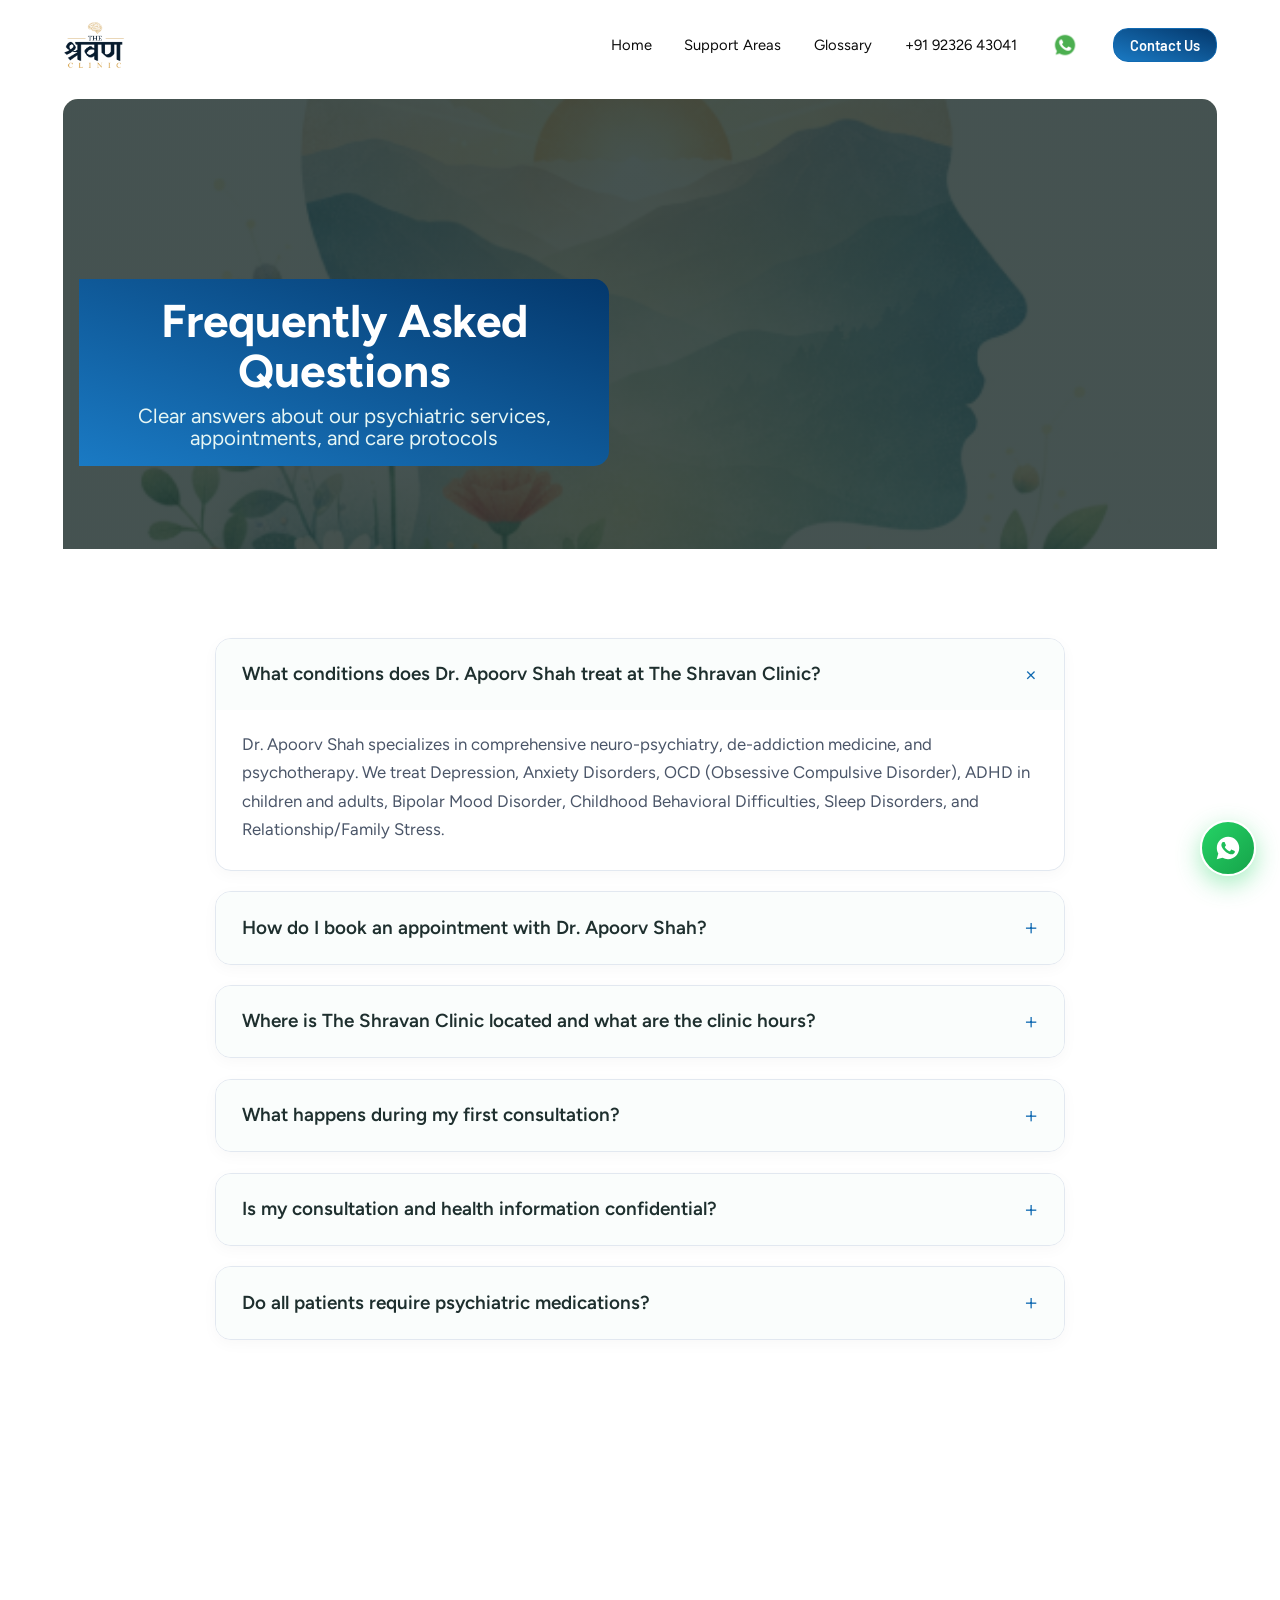
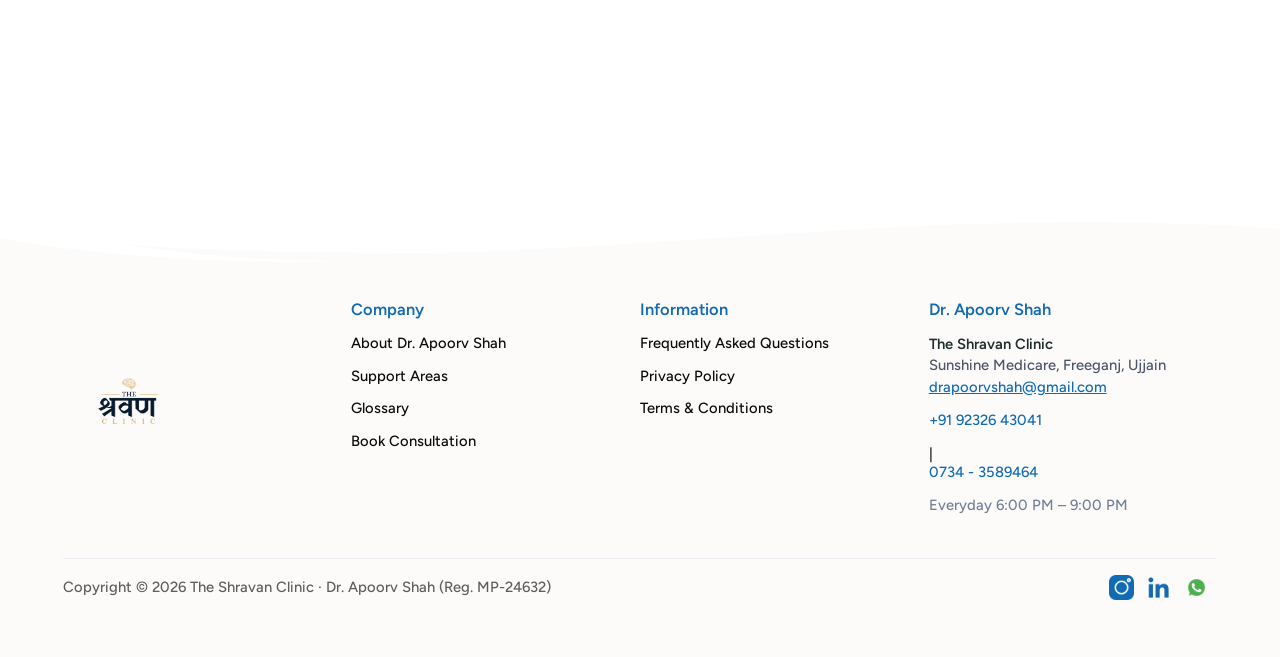
<file: en/faq/index.html>
<!DOCTYPE html>
<html lang="en">
<head>
  <meta name="viewport" content="width=device-width, initial-scale=1">
  <meta charset="utf-8" />
  <meta http-equiv="Content-Type" content="text/html; charset=utf-8" />

  <title>Frequently Asked Questions (FAQ) | Dr. Apoorv Shah | The Shravan Clinic, Ujjain</title>
  <meta name="description" content="Find answers to common questions about psychiatric consultations, therapy, confidentiality, clinic timings, and treatments with Dr. Apoorv Shah at The Shravan Clinic, Ujjain." />
  <link rel="canonical" href="/en/faq" />

  <!--Open Graph-->
  <meta property="og:title" content="Frequently Asked Questions (FAQ) | The Shravan Clinic · Dr. Apoorv Shah" />
  <meta property="og:description" content="Helpful answers about psychiatric care, psychotherapy, appointment booking, and clinic consultations at The Shravan Clinic, Ujjain." />
  <meta property="og:image" content="/images/services/depression-new.jpg" />

  <!--Favicon-->
  <link rel="apple-touch-icon" sizes="180x180" href="/images/favicon/apple-touch-icon.png">
  <link rel="icon" type="image/png" sizes="32x32" href="/images/favicon/favicon-32x32.png">
  <link rel="icon" type="image/png" sizes="16x16" href="/images/favicon/favicon-16x16.png">

  <!--CSS-->
  <link rel="stylesheet" href="/css/common.css?ver=1.24" />
  <link rel="stylesheet" href="/css/main.css?ver=1.26" />
  <link rel="stylesheet" href="/css/form.css?ver=1.24" />
  <link rel="stylesheet" href="/css/index.css?ver=1.25" />
  <link rel="stylesheet" href="/css/supportAreas.css?ver=1.24" />

  <link href="https://fonts.googleapis.com/css2?family=Barlow:wght@500;600;700&family=Figtree:wght@300;400;500;600;700&display=swap" rel="stylesheet">
  <link href="https://unpkg.com/aos@2.3.1/dist/aos.css" rel="stylesheet">

  <style>
    #popupFormWrapper { z-index: 1000; }
    .faqContainer {
      max-width: 900px;
      margin: 0 auto;
      padding: 3rem 1.5rem 5rem;
    }
    .faqItem {
      background: #ffffff;
      border: 1px solid #e2e8f0;
      border-radius: 16px;
      margin-bottom: 1.25rem;
      overflow: hidden;
      box-shadow: 0 4px 15px rgba(0, 0, 0, 0.03);
      transition: all 0.25s ease;
    }
    .faqItem:hover {
      box-shadow: 0 8px 24px rgba(17, 106, 178, 0.08);
      border-color: #cbd5e1;
    }
    .faqQuestion {
      padding: 1.4rem 1.6rem;
      cursor: pointer;
      display: flex;
      align-items: center;
      justify-content: space-between;
      gap: 1rem;
      font-weight: 600;
      font-size: 1.15rem;
      color: #1e2f2e;
      background: #fafdfc;
      transition: color 0.2s ease, background 0.2s ease;
    }
    .faqQuestion:hover {
      color: #116ab2;
    }
    .faqIcon {
      font-size: 1.4rem;
      color: #116ab2;
      font-weight: 300;
      transition: transform 0.3s ease;
      flex-shrink: 0;
    }
    .faqItem.open .faqIcon {
      transform: rotate(45deg);
    }
    .faqAnswer {
      padding: 0 1.6rem;
      max-height: 0;
      overflow: hidden;
      transition: max-height 0.35s ease, padding 0.35s ease;
      color: #4a5568;
      font-size: 1.02rem;
      line-height: 1.7;
    }
    .faqItem.open .faqAnswer {
      padding: 1.2rem 1.6rem 1.6rem;
      max-height: 400px;
    }
  </style>
</head>
<body>
  <!--Popup Consultation Form-->
  <section id="popupFormSection" class="">
    <form id="popupForm" action="" method="post">
      <div id="popupFormWrapper" class="contactForm">
        <div class="slide section">
          <h2 class="heading">Inquiry <span class="color1">Now</span></h2>
          <div class="formDiv">
            <div class="inputDiv lgDiv">
              <input type="text" id="name" name="name" placeholder="Enter Your Name" required />
            </div>
            <div class="inputDiv lgDiv">
              <input type="text" id="mobile" name="mobile" placeholder="Enter Your Contact Number" required />
            </div>
            <div class="btnDiv">
              <a href="javascript:void(0);" class="formAction btn btn2 lgBtn">Close</a>
              <button type="submit" id="contactSubmit" class="btn btn1 lgBtn">
                Send Now <span style="display: none; color: white;" class="loader"></span>
              </button>
            </div>
          </div>
        </div>
      </div>
      <div class="wallBg" style="z-index: 1;">
        <img src="/images/icon.png" alt="" />
      </div>
    </form>
  </section>

  <!--Main Container-->
  <main id="mainContainer" class="pageMargin">
    <header id="headerSection" class="section">
      <a href="/" class="logoDiv">
        <img src="/images/shravan-logo.svg" alt="The Shravan Clinic" style="max-height: 48px;">
      </a>
      <div id="tabMenu">
        <div class="contactMenu">
          <a id="callBtn" href="/#bannerSection" title="Contact Us">
            <img src="/images/icon/call(1).png" alt="">
            <span>+91 92326 43041</span>
          </a>
          <a href="/#bannerSection" title="Contact Us">
            <img src="/images/icon/email-icon.png" alt="">
            <span>drapoorvshah@gmail.com</span>
          </a>
        </div>
        <a href="/" class="contactNumber">Home</a>
        <a href="/en/service" class="contactNumber">Support Areas</a>
        <a href="/en/know-your-mental-health" class="contactNumber">Glossary</a>
        <a href="tel:+919232643041" class="contactNumber">+91 92326 43041</a>
        <a href="https://wa.me/919232643041" target="_blank" class="chat btn2 mdBtn" title="WhatsApp">
          <img src="/images/icon/whatsapp-icon.png" alt="WhatsApp">
        </a>
        <a href="/#bannerSection" class="btn1 mdBtn">Contact Us</a>
      </div>
    </header>

    <!--Hero Banner-->
    <section id="pagesWallSection" class="section">
      <div class="wallContentWrapper">
        <div class="imageDiv bgCover" style="background-image: linear-gradient(rgba(17, 34, 32, 0.78), rgba(17, 34, 32, 0.78)), url('/images/services/home-mental.png'); padding: 5rem 1rem 4rem; text-align: center;">
          <div class="contents">
            <h1 class="title" style="color: #fff; font-size: 2.8rem; font-weight: 700;">Frequently Asked Questions</h1>
            <h3 class="subHeading" style="color: #e6f6f4; font-size: 1.25rem; font-weight: 400; margin-top: 0.5rem;">
              Clear answers about our psychiatric services, appointments, and care protocols
            </h3>
          </div>
        </div>
      </div>
    </section>

    <!--FAQ Content-->
    <section class="section">
      <div class="faqContainer">
        <div class="faqItem open">
          <div class="faqQuestion">
            <span>What conditions does Dr. Apoorv Shah treat at The Shravan Clinic?</span>
            <span class="faqIcon">+</span>
          </div>
          <div class="faqAnswer">
            Dr. Apoorv Shah specializes in comprehensive neuro-psychiatry, de-addiction medicine, and psychotherapy. We treat Depression, Anxiety Disorders, OCD (Obsessive Compulsive Disorder), ADHD in children and adults, Bipolar Mood Disorder, Childhood Behavioral Difficulties, Sleep Disorders, and Relationship/Family Stress.
          </div>
        </div>

        <div class="faqItem">
          <div class="faqQuestion">
            <span>How do I book an appointment with Dr. Apoorv Shah?</span>
            <span class="faqIcon">+</span>
          </div>
          <div class="faqAnswer">
            You can book an appointment easily by calling us directly at <a href="tel:+919232643041" style="color: #116ab2; font-weight: 600;">+91 92326 43041</a>, messaging us on <a href="https://wa.me/919232643041" target="_blank" style="color: #116ab2; font-weight: 600;">WhatsApp</a>, or clicking the "Book an Appointment" button on this website.
          </div>
        </div>

        <div class="faqItem">
          <div class="faqQuestion">
            <span>Where is The Shravan Clinic located and what are the clinic hours?</span>
            <span class="faqIcon">+</span>
          </div>
          <div class="faqAnswer">
            The clinic is located at Sunshine Medicare, Near Tower Chowk, Freeganj, Ujjain, Madhya Pradesh 456010. Clinical consultation hours are everyday from <strong>6:00 PM to 9:00 PM</strong>.
          </div>
        </div>

        <div class="faqItem">
          <div class="faqQuestion">
            <span>What happens during my first consultation?</span>
            <span class="faqIcon">+</span>
          </div>
          <div class="faqAnswer">
            During your initial consultation, Dr. Apoorv Shah conducts a detailed clinical evaluation of your current concerns, emotional history, sleep and physical symptoms, and personal background. Together, an evidence-based personalized treatment plan (including therapy, lifestyle guidance, and medication if necessary) is created.
          </div>
        </div>

        <div class="faqItem">
          <div class="faqQuestion">
            <span>Is my consultation and health information confidential?</span>
            <span class="faqIcon">+</span>
          </div>
          <div class="faqAnswer">
            Yes, absolutely. All patient consultations, clinical records, and discussions are kept strictly confidential in accordance with medical ethics and standard healthcare privacy guidelines.
          </div>
        </div>

        <div class="faqItem">
          <div class="faqQuestion">
            <span>Do all patients require psychiatric medications?</span>
            <span class="faqIcon">+</span>
          </div>
          <div class="faqAnswer">
            No. Medications are only prescribed when clinically indicated and necessary to stabilize neuro-chemical imbalances. Many individuals benefit primarily from psychological therapies, counseling, behavioral modifications, and lifestyle interventions.
          </div>
        </div>
      </div>
    </section>

    <!--Banner Section-->
    <section id="bannerSection" class="section sectionSpace" data-aos="fade-up" data-aos-duration="1000">
      <div class="content sectionSpaceT">
        <h2 class="heading">Have more questions? <br /> We are here to support you</h2>
        <div class="contact">
          <a href="tel:+919232643041">
            <img src="/images/icon/phone.png" alt="" />
            <span>+91 92326 43041</span>
          </a>
          <a href="mailto:drapoorvshah@gmail.com">
            <img src="/images/icon/email1.png" alt="" />
            <span>drapoorvshah@gmail.com</span>
          </a>
          <a href="https://wa.me/919232643041" target="_blank">
            <img src="/images/icon/whatsapp%20(10).png" alt="" />
            <span>WhatsApp</span>
          </a>
        </div>

      </div>
    </section>

    <!--Footer Section-->
    <footer id="footerSection" class="section">
      <img class="bg" src="/images/bg2.svg" alt="" />
      <div id="footerMain">
        <div class="footerMenu">
          <div class="imgDiv">
            <a href="/"><img src="/images/shravan-logo.svg" alt="The Shravan Clinic" style="max-height: 48px;" /></a>
          </div>
        </div>
        <div class="footerMenu">
          <h5 class="title">Company</h5>
          <a href="/#aboutDoctorSection">About Dr. Apoorv Shah</a>
          <a href="/en/service">Support Areas</a>
          <a href="/en/know-your-mental-health">Glossary</a>
          <a href="javascript:void(0);" class="formAction">Book Consultation</a>
        </div>
        <div class="footerMenu">
          <h5 class="title">Information</h5>
          <a href="/en/faq">Frequently Asked Questions</a>
          <a href="/en/privacy-policy">Privacy Policy</a>
          <a href="/en/terms-and-conditions">Terms &amp; Conditions</a>
        </div>
        <div class="footerMenu">
          <h5 class="title">Dr. Apoorv Shah</h5>
          <p style="margin: 0; font-weight: 600; color: #1e2f2e;">The Shravan Clinic</p>
          <p style="margin: 2px 0; color: #4a5568;">Sunshine Medicare, Freeganj, Ujjain</p>
          <p style="margin: 4px 0;"><a href="mailto:drapoorvshah@gmail.com" style="color: #116ab2; text-decoration: underline;">drapoorvshah@gmail.com</a></p>
          <p style="margin: 4px 0;"><a href="tel:+919232643041" style="color: #116ab2; font-weight: 500;">+91 92326 43041</a> | <a href="tel:07343589464" style="color: #116ab2;">0734 - 3589464</a></p>
          <p style="margin: 2px 0; color: #718096; font-size: 0.9rem;">Everyday 6:00 PM – 9:00 PM</p>
        </div>
      </div>
      <div id="footerBottom">
        <p class="text">Copyright © 2026 The Shravan Clinic · Dr. Apoorv Shah (Reg. MP-24632)</p>
        <div class="smDiv">
          <a href="https://www.instagram.com/theshravanclinic/" target="_blank" title="Instagram"><img src="/images/icon/instagram.png" alt="Instagram" /></a>
          <a href="https://www.linkedin.com/in/drapoorvshah/" target="_blank" title="LinkedIn"><img src="/images/icon/linkedin.png" alt="LinkedIn" /></a>
          <a href="https://wa.me/919232643041" target="_blank" title="WhatsApp"><img src="/images/icon/whatsapp-icon.png" alt="WhatsApp" /></a>
        </div>
      </div>
    </footer>
  </main>

  <script src="https://code.jquery.com/jquery-3.4.1.min.js"></script>
  <script src="/js/common.js?ver=1.25"></script>
  <script src="https://unpkg.com/aos@2.3.1/dist/aos.js"></script>
  <script>
    AOS.init();

    // FAQ Accordion click
    document.querySelectorAll('.faqQuestion').forEach(function(question) {
      question.addEventListener('click', function() {
        var item = this.parentElement;
        item.classList.toggle('open');
      });
    });

    // Form popup handler
    $(".formAction").on("click", function (e) {
      e.preventDefault();
      $("#popupFormSection").toggleClass("popupFormSectionIntro");
      $("body").toggleClass("bodyIntro");
    });

    $("#popupForm").on("submit", function(e) {
      e.preventDefault();
      var nameVal = $("#name").val();
      var mobileVal = $("#mobile").val();
      if (!nameVal || !mobileVal) {
        alert("Please enter both your name and contact number.");
        return;
      }
      $(".loader").show();
      setTimeout(function() {
        $(".loader").hide();
        alert("Thank you, " + nameVal + "! Your appointment request has been received. Our clinic team will reach out to you shortly at " + mobileVal + ".");
        $("#popupFormSection").removeClass("popupFormSectionIntro");
        $("body").removeClass("bodyIntro");
        $("#popupForm")[0].reset();
      }, 600);
    });
  </script>
</body>
</html>
</file>
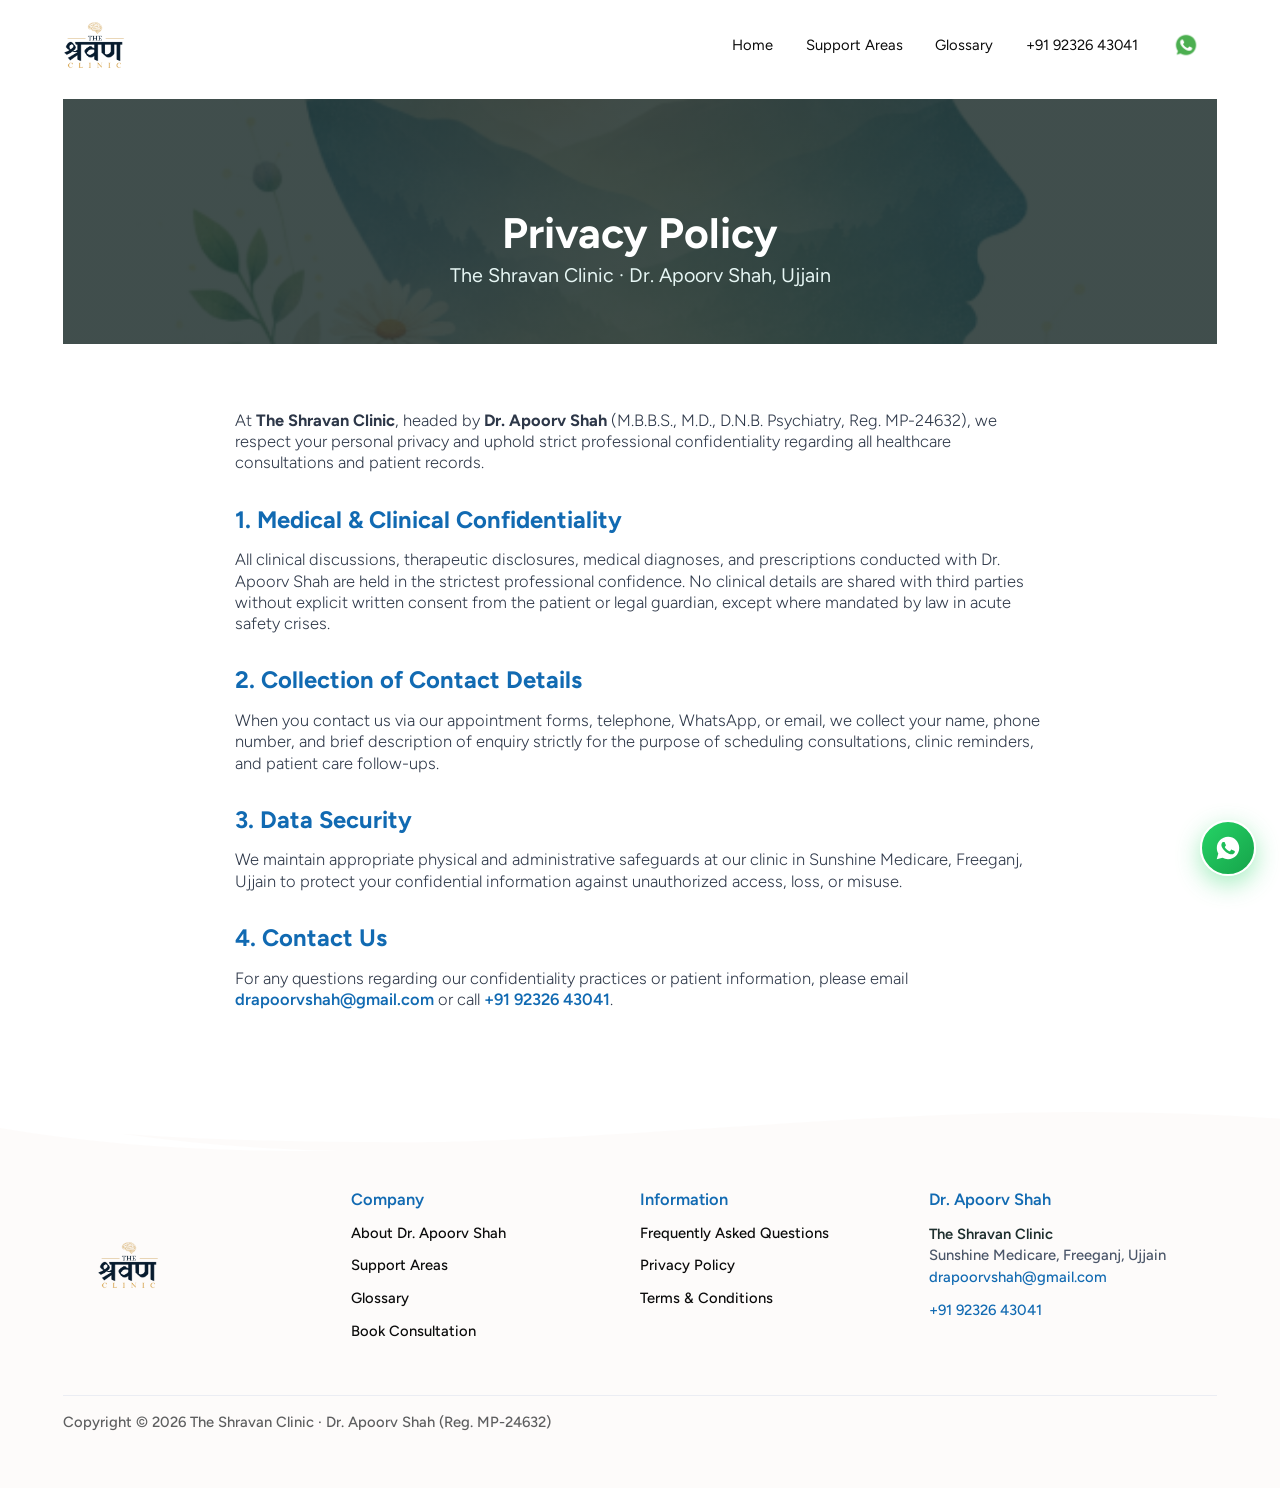
<file: en/privacy-policy/index.html>
<!DOCTYPE html>
<html lang="en">
<head>
  <meta name="viewport" content="width=device-width, initial-scale=1">
  <meta charset="utf-8" />
  <title>Privacy Policy | The Shravan Clinic · Dr. Apoorv Shah</title>
  <meta name="description" content="Privacy Policy for patients and visitors of The Shravan Clinic, Ujjain, led by Dr. Apoorv Shah. We ensure medical confidentiality and patient privacy." />
  <link rel="canonical" href="/en/privacy-policy" />

  <link rel="apple-touch-icon" sizes="180x180" href="/images/favicon/apple-touch-icon.png">
  <link rel="icon" type="image/png" sizes="32x32" href="/images/favicon/favicon-32x32.png">
  <link rel="icon" type="image/png" sizes="16x16" href="/images/favicon/favicon-16x16.png">

  <link rel="stylesheet" href="/css/common.css?ver=1.24" />
  <link rel="stylesheet" href="/css/main.css?ver=1.26" />
  <link rel="stylesheet" href="/css/form.css?ver=1.24" />
  <link rel="stylesheet" href="/css/index.css?ver=1.25" />
  <link href="https://fonts.googleapis.com/css2?family=Barlow:wght@500;600;700&family=Figtree:wght@300;400;500;600;700&display=swap" rel="stylesheet">
  <style>
    .legalContainer {
      max-width: 860px;
      margin: 0 auto;
      padding: 3rem 1.5rem 5rem;
      color: #2d3748;
      line-height: 1.8;
      font-size: 1.05rem;
    }
    .legalContainer h2 {
      color: #116ab2;
      margin-top: 2rem;
      margin-bottom: 0.8rem;
      font-size: 1.45rem;
    }
    .legalContainer p { margin-bottom: 1.2rem; }
  </style>
</head>
<body>
  <main id="mainContainer" class="pageMargin">
    <header id="headerSection" class="section">
      <a href="/" class="logoDiv">
        <img src="/images/shravan-logo.svg" alt="The Shravan Clinic" style="max-height: 48px;">
      </a>
      <div id="tabMenu">
        <a href="/" class="contactNumber">Home</a>
        <a href="/en/service" class="contactNumber">Support Areas</a>
        <a href="/en/know-your-mental-health" class="contactNumber">Glossary</a>
        <a href="tel:+919232643041" class="contactNumber">+91 92326 43041</a>
        <a href="https://wa.me/919232643041" target="_blank" class="chat btn2 mdBtn" title="WhatsApp">
          <img src="/images/icon/whatsapp-icon.png" alt="WhatsApp">
        </a>
      </div>
    </header>

    <section id="pagesWallSection" class="section">
      <div class="wallContentWrapper">
        <div class="imageDiv bgCover" style="background-image: linear-gradient(rgba(17, 34, 32, 0.8), rgba(17, 34, 32, 0.8)), url('/images/services/home-mental.png'); padding: 4.5rem 1rem 3.5rem; text-align: center;">
          <div class="contents">
            <h1 class="title" style="color: #fff; font-size: 2.6rem; font-weight: 700;">Privacy Policy</h1>
            <h3 class="subHeading" style="color: #e6f6f4; font-size: 1.2rem; font-weight: 400; margin-top: 0.5rem;">
              The Shravan Clinic · Dr. Apoorv Shah, Ujjain
            </h3>
          </div>
        </div>
      </div>
    </section>

    <section class="section">
      <div class="legalContainer">
        <p>At <strong>The Shravan Clinic</strong>, headed by <strong>Dr. Apoorv Shah</strong> (M.B.B.S., M.D., D.N.B. Psychiatry, Reg. MP-24632), we respect your personal privacy and uphold strict professional confidentiality regarding all healthcare consultations and patient records.</p>

        <h2>1. Medical & Clinical Confidentiality</h2>
        <p>All clinical discussions, therapeutic disclosures, medical diagnoses, and prescriptions conducted with Dr. Apoorv Shah are held in the strictest professional confidence. No clinical details are shared with third parties without explicit written consent from the patient or legal guardian, except where mandated by law in acute safety crises.</p>

        <h2>2. Collection of Contact Details</h2>
        <p>When you contact us via our appointment forms, telephone, WhatsApp, or email, we collect your name, phone number, and brief description of enquiry strictly for the purpose of scheduling consultations, clinic reminders, and patient care follow-ups.</p>

        <h2>3. Data Security</h2>
        <p>We maintain appropriate physical and administrative safeguards at our clinic in Sunshine Medicare, Freeganj, Ujjain to protect your confidential information against unauthorized access, loss, or misuse.</p>

        <h2>4. Contact Us</h2>
        <p>For any questions regarding our confidentiality practices or patient information, please email <a href="mailto:drapoorvshah@gmail.com" style="color: #116ab2; font-weight: 600;">drapoorvshah@gmail.com</a> or call <a href="tel:+919232643041" style="color: #116ab2; font-weight: 600;">+91 92326 43041</a>.</p>
      </div>
    </section>

    <footer id="footerSection" class="section">
      <img class="bg" src="/images/bg2.svg" alt="" />
      <div id="footerMain">
        <div class="footerMenu">
          <div class="imgDiv">
            <a href="/"><img src="/images/shravan-logo.svg" alt="The Shravan Clinic" style="max-height: 48px;" /></a>
          </div>
        </div>
        <div class="footerMenu">
          <h5 class="title">Company</h5>
          <a href="/#aboutDoctorSection">About Dr. Apoorv Shah</a>
          <a href="/en/service">Support Areas</a>
          <a href="/en/know-your-mental-health">Glossary</a>
          <a href="/#bannerSection">Book Consultation</a>
        </div>
        <div class="footerMenu">
          <h5 class="title">Information</h5>
          <a href="/en/faq">Frequently Asked Questions</a>
          <a href="/en/privacy-policy">Privacy Policy</a>
          <a href="/en/terms-and-conditions">Terms &amp; Conditions</a>
        </div>
        <div class="footerMenu">
          <h5 class="title">Dr. Apoorv Shah</h5>
          <p style="margin: 0; font-weight: 600; color: #1e2f2e;">The Shravan Clinic</p>
          <p style="margin: 2px 0; color: #4a5568;">Sunshine Medicare, Freeganj, Ujjain</p>
          <p style="margin: 4px 0;"><a href="mailto:drapoorvshah@gmail.com" style="color: #116ab2;">drapoorvshah@gmail.com</a></p>
          <p style="margin: 4px 0;"><a href="tel:+919232643041" style="color: #116ab2; font-weight: 500;">+91 92326 43041</a></p>
        </div>
      </div>
      <div id="footerBottom">
        <p class="text">Copyright © 2026 The Shravan Clinic · Dr. Apoorv Shah (Reg. MP-24632)</p>
      </div>
    </footer>
  </main>
  <script src="/js/common.js?ver=1.25"></script>
</body>
</html>
</file>
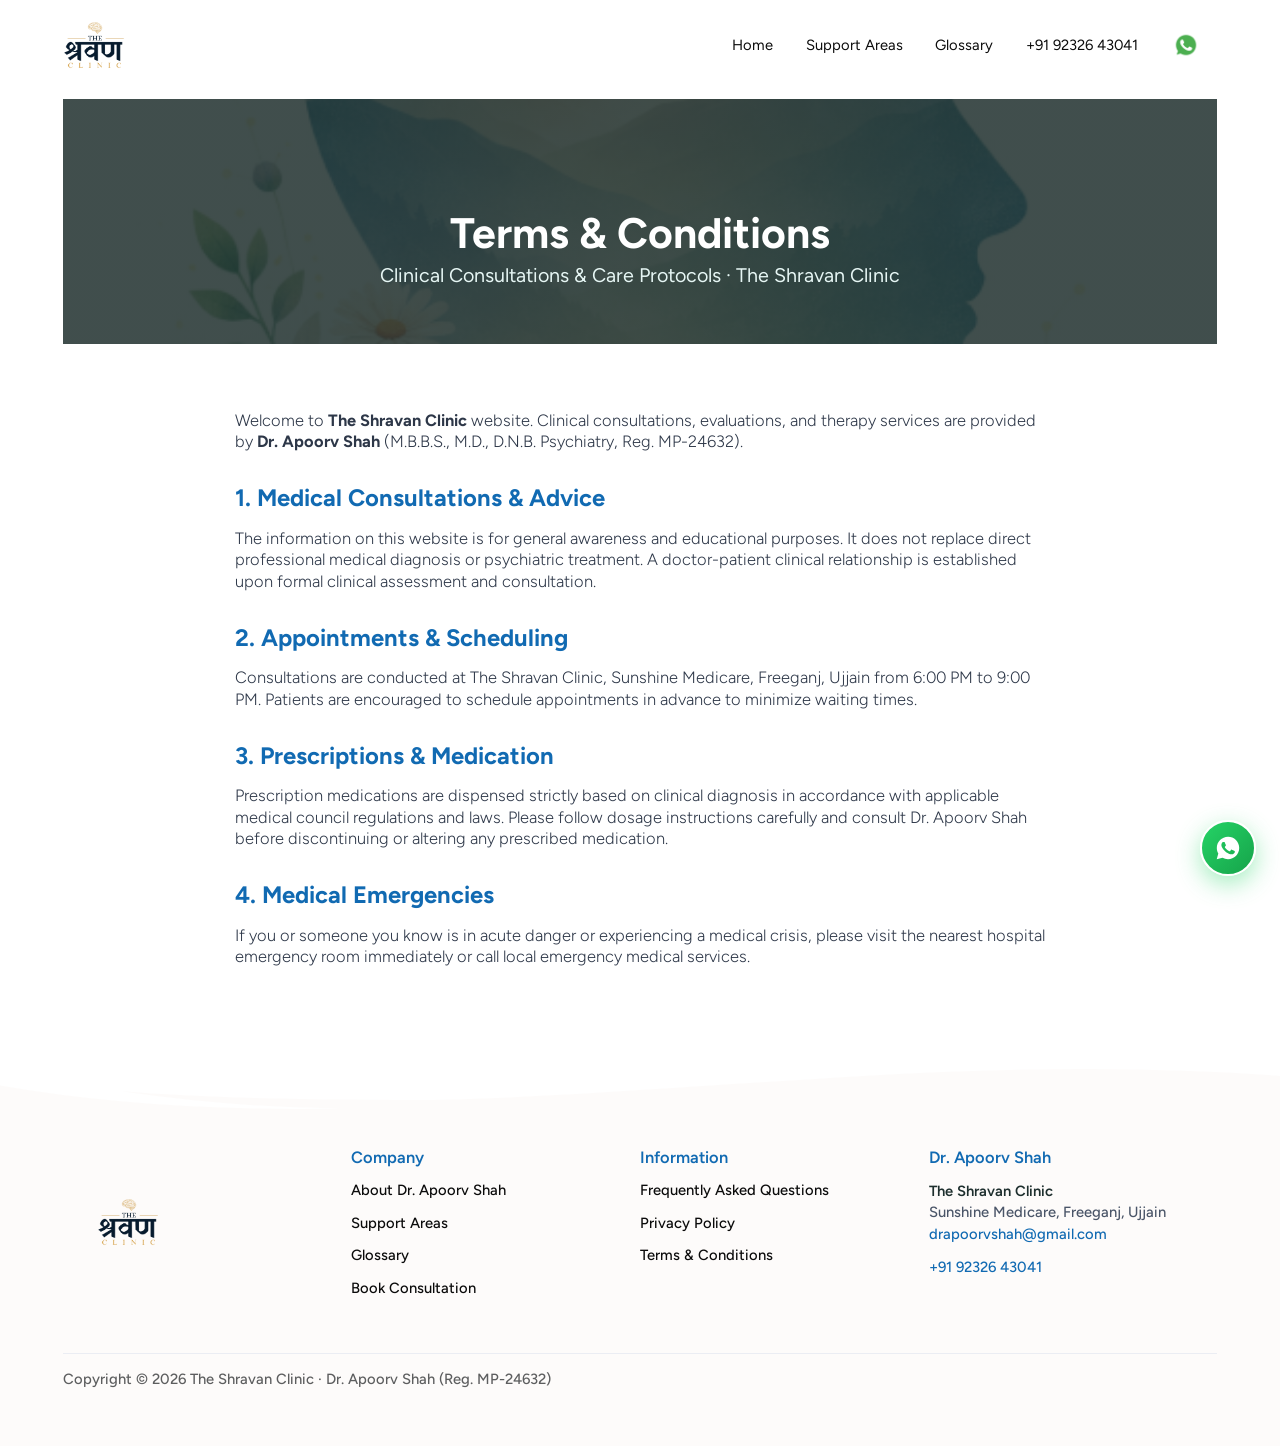
<file: en/terms-and-conditions/index.html>
<!DOCTYPE html>
<html lang="en">
<head>
  <meta name="viewport" content="width=device-width, initial-scale=1">
  <meta charset="utf-8" />
  <title>Terms & Conditions | The Shravan Clinic · Dr. Apoorv Shah</title>
  <meta name="description" content="Terms and Conditions of clinical consultations and healthcare services provided at The Shravan Clinic, Ujjain by Dr. Apoorv Shah." />
  <link rel="canonical" href="/en/terms-and-conditions" />

  <link rel="apple-touch-icon" sizes="180x180" href="/images/favicon/apple-touch-icon.png">
  <link rel="icon" type="image/png" sizes="32x32" href="/images/favicon/favicon-32x32.png">
  <link rel="icon" type="image/png" sizes="16x16" href="/images/favicon/favicon-16x16.png">

  <link rel="stylesheet" href="/css/common.css?ver=1.24" />
  <link rel="stylesheet" href="/css/main.css?ver=1.26" />
  <link rel="stylesheet" href="/css/form.css?ver=1.24" />
  <link rel="stylesheet" href="/css/index.css?ver=1.25" />
  <link href="https://fonts.googleapis.com/css2?family=Barlow:wght@500;600;700&family=Figtree:wght@300;400;500;600;700&display=swap" rel="stylesheet">
  <style>
    .legalContainer {
      max-width: 860px;
      margin: 0 auto;
      padding: 3rem 1.5rem 5rem;
      color: #2d3748;
      line-height: 1.8;
      font-size: 1.05rem;
    }
    .legalContainer h2 {
      color: #116ab2;
      margin-top: 2rem;
      margin-bottom: 0.8rem;
      font-size: 1.45rem;
    }
    .legalContainer p { margin-bottom: 1.2rem; }
  </style>
</head>
<body>
  <main id="mainContainer" class="pageMargin">
    <header id="headerSection" class="section">
      <a href="/" class="logoDiv">
        <img src="/images/shravan-logo.svg" alt="The Shravan Clinic" style="max-height: 48px;">
      </a>
      <div id="tabMenu">
        <a href="/" class="contactNumber">Home</a>
        <a href="/en/service" class="contactNumber">Support Areas</a>
        <a href="/en/know-your-mental-health" class="contactNumber">Glossary</a>
        <a href="tel:+919232643041" class="contactNumber">+91 92326 43041</a>
        <a href="https://wa.me/919232643041" target="_blank" class="chat btn2 mdBtn" title="WhatsApp">
          <img src="/images/icon/whatsapp-icon.png" alt="WhatsApp">
        </a>
      </div>
    </header>

    <section id="pagesWallSection" class="section">
      <div class="wallContentWrapper">
        <div class="imageDiv bgCover" style="background-image: linear-gradient(rgba(17, 34, 32, 0.8), rgba(17, 34, 32, 0.8)), url('/images/services/home-mental.png'); padding: 4.5rem 1rem 3.5rem; text-align: center;">
          <div class="contents">
            <h1 class="title" style="color: #fff; font-size: 2.6rem; font-weight: 700;">Terms & Conditions</h1>
            <h3 class="subHeading" style="color: #e6f6f4; font-size: 1.2rem; font-weight: 400; margin-top: 0.5rem;">
              Clinical Consultations & Care Protocols · The Shravan Clinic
            </h3>
          </div>
        </div>
      </div>
    </section>

    <section class="section">
      <div class="legalContainer">
        <p>Welcome to <strong>The Shravan Clinic</strong> website. Clinical consultations, evaluations, and therapy services are provided by <strong>Dr. Apoorv Shah</strong> (M.B.B.S., M.D., D.N.B. Psychiatry, Reg. MP-24632).</p>

        <h2>1. Medical Consultations & Advice</h2>
        <p>The information on this website is for general awareness and educational purposes. It does not replace direct professional medical diagnosis or psychiatric treatment. A doctor-patient clinical relationship is established upon formal clinical assessment and consultation.</p>

        <h2>2. Appointments & Scheduling</h2>
        <p>Consultations are conducted at The Shravan Clinic, Sunshine Medicare, Freeganj, Ujjain from 6:00 PM to 9:00 PM. Patients are encouraged to schedule appointments in advance to minimize waiting times.</p>

        <h2>3. Prescriptions & Medication</h2>
        <p>Prescription medications are dispensed strictly based on clinical diagnosis in accordance with applicable medical council regulations and laws. Please follow dosage instructions carefully and consult Dr. Apoorv Shah before discontinuing or altering any prescribed medication.</p>

        <h2>4. Medical Emergencies</h2>
        <p>If you or someone you know is in acute danger or experiencing a medical crisis, please visit the nearest hospital emergency room immediately or call local emergency medical services.</p>
      </div>
    </section>

    <footer id="footerSection" class="section">
      <img class="bg" src="/images/bg2.svg" alt="" />
      <div id="footerMain">
        <div class="footerMenu">
          <div class="imgDiv">
            <a href="/"><img src="/images/shravan-logo.svg" alt="The Shravan Clinic" style="max-height: 48px;" /></a>
          </div>
        </div>
        <div class="footerMenu">
          <h5 class="title">Company</h5>
          <a href="/#aboutDoctorSection">About Dr. Apoorv Shah</a>
          <a href="/en/service">Support Areas</a>
          <a href="/en/know-your-mental-health">Glossary</a>
          <a href="/#bannerSection">Book Consultation</a>
        </div>
        <div class="footerMenu">
          <h5 class="title">Information</h5>
          <a href="/en/faq">Frequently Asked Questions</a>
          <a href="/en/privacy-policy">Privacy Policy</a>
          <a href="/en/terms-and-conditions">Terms &amp; Conditions</a>
        </div>
        <div class="footerMenu">
          <h5 class="title">Dr. Apoorv Shah</h5>
          <p style="margin: 0; font-weight: 600; color: #1e2f2e;">The Shravan Clinic</p>
          <p style="margin: 2px 0; color: #4a5568;">Sunshine Medicare, Freeganj, Ujjain</p>
          <p style="margin: 4px 0;"><a href="mailto:drapoorvshah@gmail.com" style="color: #116ab2;">drapoorvshah@gmail.com</a></p>
          <p style="margin: 4px 0;"><a href="tel:+919232643041" style="color: #116ab2; font-weight: 500;">+91 92326 43041</a></p>
        </div>
      </div>
      <div id="footerBottom">
        <p class="text">Copyright © 2026 The Shravan Clinic · Dr. Apoorv Shah (Reg. MP-24632)</p>
      </div>
    </footer>
  </main>
  <script src="/js/common.js?ver=1.25"></script>
</body>
</html>
</file>
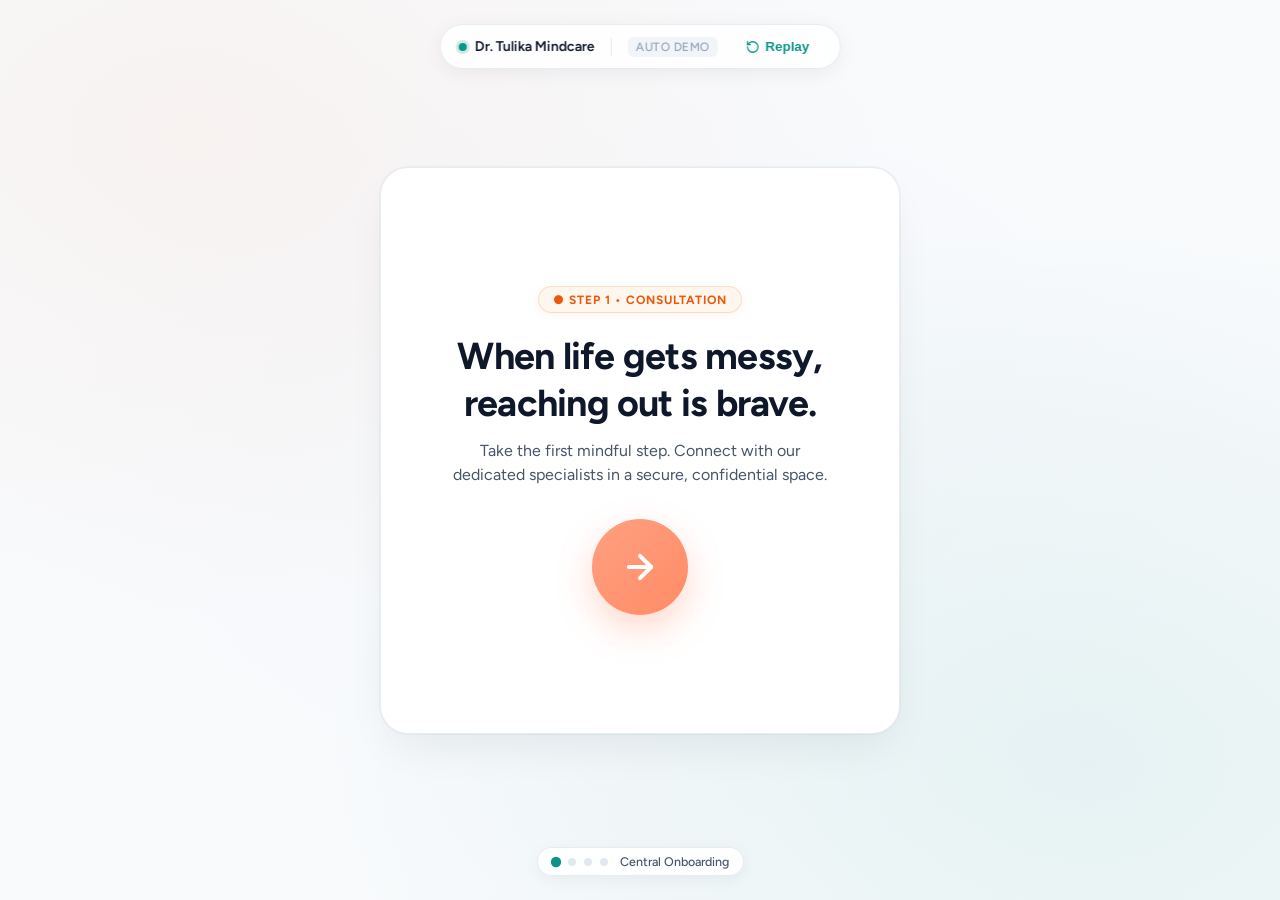
<file: onboarding-animation.html>
<!DOCTYPE html>
<html lang="en">
<head>
  <meta charset="UTF-8" />
  <meta name="viewport" content="width=device-width, initial-scale=1.0" />
  <title>Minimalist Onboarding Transition & Layout Animation</title>
  <link rel="preconnect" href="https://fonts.googleapis.com">
  <link rel="preconnect" href="https://fonts.gstatic.com" crossorigin>
  <link href="https://fonts.googleapis.com/css2?family=Figtree:ital,wght@0,300..900;1,300..900&family=Inter:wght@400;500;600;700&display=swap" rel="stylesheet">
  
  <style>
    /* ==========================================================================
       CSS Reset & Design Tokens
       ========================================================================== */
    *, *::before, *::after {
      box-sizing: border-box;
      margin: 0;
      padding: 0;
    }

    :root {
      --bg-canvas: #f8fafc;
      --surface-card: #ffffff;
      --surface-card-subtle: #f8fafc;
      --text-primary: #0f172a;
      --text-secondary: #475569;
      --text-muted: #94a3b8;
      --orange-accent: #ff9a79;
      --orange-hover: #ff855f;
      --orange-glow: rgba(255, 154, 121, 0.38);
      --teal-primary: #0d9488;
      --teal-secondary: #0f766e;
      --teal-glow: rgba(13, 148, 136, 0.32);
      --teal-soft: #f0fdfa;
      --border-subtle: #e2e8f0;
      --border-light: rgba(226, 232, 240, 0.8);
      --shadow-card: 0 20px 45px -12px rgba(15, 23, 42, 0.08), 0 0 1px 1px rgba(15, 23, 42, 0.04);
      --shadow-card-elevated: 0 28px 60px -15px rgba(15, 23, 42, 0.12), 0 0 1px 1px rgba(15, 23, 42, 0.04);
      
      --ease-smooth: cubic-bezier(0.16, 1, 0.3, 1);
      --ease-natural: cubic-bezier(0.25, 1, 0.5, 1);
      --ease-elastic: cubic-bezier(0.34, 1.56, 0.64, 1);
    }

    body {
      font-family: 'Figtree', 'Inter', -apple-system, BlinkMacSystemFont, sans-serif;
      background-color: var(--bg-canvas);
      background-image: 
        radial-gradient(at 15% 15%, rgba(255, 154, 121, 0.08) 0px, transparent 45%),
        radial-gradient(at 85% 85%, rgba(13, 148, 136, 0.08) 0px, transparent 50%),
        radial-gradient(at 50% 50%, rgba(241, 245, 249, 0.5) 0px, transparent 70%);
      color: var(--text-primary);
      min-height: 100vh;
      display: flex;
      flex-direction: column;
      align-items: center;
      justify-content: center;
      overflow-x: hidden;
      padding: 24px;
      -webkit-font-smoothing: antialiased;
      -moz-osx-font-smoothing: grayscale;
    }

    /* ==========================================================================
       Navigation / Control Bar
       ========================================================================== */
    .top-header {
      position: fixed;
      top: 24px;
      left: 50%;
      transform: translateX(-50%);
      display: flex;
      align-items: center;
      gap: 16px;
      background: rgba(255, 255, 255, 0.85);
      backdrop-filter: blur(12px);
      -webkit-backdrop-filter: blur(12px);
      padding: 8px 18px;
      border-radius: 9999px;
      border: 1px solid var(--border-light);
      box-shadow: 0 4px 20px rgba(15, 23, 42, 0.06);
      z-index: 100;
      transition: all 0.3s ease;
    }

    .brand-pill {
      display: flex;
      align-items: center;
      gap: 8px;
      font-size: 0.88rem;
      font-weight: 600;
      color: var(--text-primary);
      text-decoration: none;
    }

    .brand-dot {
      width: 8px;
      height: 8px;
      border-radius: 50%;
      background: var(--teal-primary);
      box-shadow: 0 0 0 3px rgba(13, 148, 136, 0.2);
    }

    .control-divider {
      width: 1px;
      height: 18px;
      background: var(--border-subtle);
    }

    .replay-btn {
      display: inline-flex;
      align-items: center;
      gap: 6px;
      background: transparent;
      border: none;
      font-size: 0.84rem;
      font-weight: 600;
      color: var(--teal-primary);
      cursor: pointer;
      padding: 6px 12px;
      border-radius: 9999px;
      transition: all 0.2s var(--ease-natural);
    }

    .replay-btn:hover {
      background: var(--teal-soft);
      transform: translateY(-1px);
    }

    .replay-btn:active {
      transform: scale(0.96);
    }

    .replay-icon {
      width: 14px;
      height: 14px;
      transition: transform 0.5s ease;
    }

    .replay-btn:hover .replay-icon {
      transform: rotate(-180deg);
    }

    /* Mode indicator */
    .mode-tag {
      font-size: 0.75rem;
      font-weight: 500;
      text-transform: uppercase;
      letter-spacing: 0.5px;
      color: var(--text-muted);
      background: #f1f5f9;
      padding: 3px 8px;
      border-radius: 6px;
    }

    /* ==========================================================================
       Stage & Frame Wrapper
       ========================================================================== */
    .animation-stage {
      position: relative;
      width: 100%;
      max-width: 960px;
      min-height: 520px;
      display: flex;
      align-items: center;
      justify-content: center;
    }

    /* Main Container with Smooth FLIP Morphing */
    .stage-card {
      position: relative;
      background: var(--surface-card);
      border-radius: 28px;
      border: 1px solid var(--border-light);
      box-shadow: var(--shadow-card);
      padding: 48px;
      width: 100%;
      max-width: 520px;
      min-height: 440px;
      display: flex;
      align-items: center;
      justify-content: center;
      transition: 
        max-width 0.85s var(--ease-smooth),
        min-height 0.85s var(--ease-smooth),
        padding 0.85s var(--ease-smooth),
        box-shadow 0.6s var(--ease-smooth),
        transform 0.85s var(--ease-smooth);
      overflow: hidden;
      will-change: max-width, min-height, padding, transform;
    }

    /* Transitioning to Split State */
    .stage-card.is-split {
      max-width: 920px;
      min-height: 480px;
      padding: 44px;
      box-shadow: var(--shadow-card-elevated);
    }

    /* ==========================================================================
       VIEW 1: Centered Onboarding View
       ========================================================================== */
    .onboarding-view {
      position: absolute;
      inset: 0;
      display: flex;
      flex-direction: column;
      align-items: center;
      justify-content: center;
      text-align: center;
      padding: 40px;
      transition: 
        opacity 0.65s var(--ease-smooth),
        transform 0.75s var(--ease-smooth),
        filter 0.65s var(--ease-smooth);
      z-index: 10;
      pointer-events: auto;
    }

    .onboarding-view.fade-out {
      opacity: 0;
      transform: translateY(-16px) scale(0.97);
      filter: blur(4px);
      pointer-events: none;
    }

    .onboarding-badge {
      display: inline-flex;
      align-items: center;
      gap: 6px;
      font-size: 0.75rem;
      font-weight: 700;
      text-transform: uppercase;
      letter-spacing: 1px;
      color: #ea580c;
      background: #fff7ed;
      border: 1px solid rgba(255, 154, 121, 0.3);
      padding: 5px 14px;
      border-radius: 9999px;
      margin-bottom: 20px;
      box-shadow: 0 2px 8px rgba(255, 154, 121, 0.1);
    }

    .onboarding-title {
      font-size: clamp(1.85rem, 3.2vw, 2.35rem);
      font-weight: 700;
      color: var(--text-primary);
      line-height: 1.25;
      letter-spacing: -0.02em;
      margin-bottom: 12px;
      max-width: 440px;
    }

    .onboarding-subtitle {
      font-size: 1rem;
      color: var(--text-secondary);
      line-height: 1.5;
      margin-bottom: 32px;
      max-width: 380px;
      font-weight: 400;
    }

    /* Prominent Orange Circular Element */
    .circle-trigger-wrapper {
      position: relative;
      display: flex;
      align-items: center;
      justify-content: center;
    }

    .circle-trigger {
      position: relative;
      width: 96px;
      height: 96px;
      border-radius: 50%;
      background: var(--orange-accent);
      background: linear-gradient(135deg, #ff9f80 0%, #ff8c66 100%);
      border: none;
      outline: none;
      cursor: pointer;
      display: flex;
      align-items: center;
      justify-content: center;
      color: #ffffff;
      box-shadow: 0 14px 34px var(--orange-glow);
      transition: 
        transform 0.35s var(--ease-elastic),
        box-shadow 0.35s var(--ease-smooth),
        background 0.3s ease;
      z-index: 2;
      -webkit-tap-highlight-color: transparent;
    }

    .circle-trigger:hover {
      transform: scale(1.06);
      box-shadow: 0 18px 40px rgba(255, 154, 121, 0.55);
    }

    /* Arrow icon inside orange circle */
    .circle-arrow {
      width: 38px;
      height: 38px;
      stroke: #ffffff;
      stroke-width: 2.6;
      stroke-linecap: round;
      stroke-linejoin: round;
      fill: none;
      transition: transform 0.4s var(--ease-smooth);
    }

    .circle-trigger:hover .circle-arrow {
      transform: translateX(3px);
    }

    /* Click press effect */
    .circle-trigger.is-pressed {
      transform: scale(0.91);
      box-shadow: 0 8px 18px rgba(255, 154, 121, 0.4);
    }

    /* Soft ripple wave effect */
    .ripple-ring {
      position: absolute;
      width: 96px;
      height: 96px;
      border-radius: 50%;
      background: rgba(255, 154, 121, 0.45);
      pointer-events: none;
      transform: scale(1);
      opacity: 0;
      z-index: 1;
    }

    .ripple-ring.is-animating {
      animation: rippleWave 0.75s cubic-bezier(0.1, 0.8, 0.3, 1) forwards;
    }

    @keyframes rippleWave {
      0% {
        transform: scale(1);
        opacity: 0.6;
      }
      60% {
        opacity: 0.25;
      }
      100% {
        transform: scale(2.3);
        opacity: 0;
      }
    }

    /* Breathing subtle pulse for idle state */
    .circle-ambient-pulse {
      position: absolute;
      width: 100%;
      height: 100%;
      border-radius: 50%;
      background: rgba(255, 154, 121, 0.2);
      z-index: 0;
      animation: ambientPulse 3s ease-in-out infinite;
    }

    @keyframes ambientPulse {
      0%, 100% {
        transform: scale(1);
        opacity: 0.3;
      }
      50% {
        transform: scale(1.16);
        opacity: 0.6;
      }
    }

    /* ==========================================================================
       VIEW 2: Split Arrangement
       ========================================================================== */
    .split-view {
      position: relative;
      width: 100%;
      display: grid;
      grid-template-columns: 1fr 1.3fr;
      gap: 36px;
      align-items: center;
      opacity: 0;
      pointer-events: none;
      transition: opacity 0.4s var(--ease-smooth);
      z-index: 20;
    }

    .split-view.is-visible {
      opacity: 1;
      pointer-events: auto;
    }

    /* --------------------------------------------------------------------------
       Left Column: Profile / Status Element
       -------------------------------------------------------------------------- */
    .profile-card {
      background: var(--surface-card-subtle);
      border: 1px solid var(--border-light);
      border-radius: 20px;
      padding: 28px 24px;
      display: flex;
      flex-direction: column;
      align-items: flex-start;
      gap: 18px;
      box-shadow: 0 6px 20px rgba(15, 23, 42, 0.03);
      position: relative;
      overflow: hidden;
      
      /* Sequential stagger animation defaults */
      opacity: 0;
      transform: translateY(20px) scale(0.98);
      transition: 
        opacity 0.6s var(--ease-smooth),
        transform 0.6s var(--ease-smooth);
      will-change: opacity, transform;
    }

    .profile-card.animate-in {
      opacity: 1;
      transform: translateY(0) scale(1);
    }

    /* Status badge with pulsing dot */
    .status-badge {
      display: inline-flex;
      align-items: center;
      gap: 8px;
      font-size: 0.78rem;
      font-weight: 600;
      color: var(--teal-secondary);
      background: var(--teal-soft);
      border: 1px solid rgba(13, 148, 136, 0.2);
      padding: 4px 12px;
      border-radius: 9999px;
    }

    .pulsing-dot {
      position: relative;
      width: 8px;
      height: 8px;
      border-radius: 50%;
      background: #10b981;
    }

    .pulsing-dot::after {
      content: '';
      position: absolute;
      inset: -3px;
      border-radius: 50%;
      background: rgba(16, 185, 129, 0.35);
      animation: dotPulse 2s ease-in-out infinite;
    }

    @keyframes dotPulse {
      0%, 100% {
        transform: scale(1);
        opacity: 0.8;
      }
      50% {
        transform: scale(1.8);
        opacity: 0;
      }
    }

    /* Doctor profile row */
    .doctor-info-row {
      display: flex;
      align-items: center;
      gap: 16px;
      width: 100%;
    }

    .avatar-wrapper {
      position: relative;
      width: 68px;
      height: 68px;
      border-radius: 18px;
      overflow: hidden;
      border: 2px solid #ffffff;
      box-shadow: 0 6px 16px rgba(15, 23, 42, 0.1);
      flex-shrink: 0;
      background: #e2e8f0;
    }

    .avatar-img {
      width: 100%;
      height: 100%;
      object-fit: cover;
      object-position: top;
      display: block;
    }

    .doctor-meta {
      display: flex;
      flex-direction: column;
      gap: 3px;
    }

    .doctor-name {
      font-size: 1.15rem;
      font-weight: 700;
      color: var(--text-primary);
      letter-spacing: -0.01em;
    }

    .doctor-spec {
      font-size: 0.85rem;
      font-weight: 500;
      color: var(--teal-primary);
    }

    .doctor-creds {
      font-size: 0.78rem;
      color: var(--text-muted);
    }

    /* Quick stats pills */
    .profile-stats-row {
      display: flex;
      gap: 8px;
      flex-wrap: wrap;
      width: 100%;
      padding-top: 4px;
      border-top: 1px solid rgba(226, 232, 240, 0.6);
    }

    .stat-chip {
      font-size: 0.76rem;
      font-weight: 500;
      color: var(--text-secondary);
      background: #ffffff;
      border: 1px solid var(--border-subtle);
      padding: 4px 10px;
      border-radius: 8px;
      display: inline-flex;
      align-items: center;
      gap: 5px;
    }

    /* --------------------------------------------------------------------------
       Right Column: Question or Message
       -------------------------------------------------------------------------- */
    .message-container {
      display: flex;
      flex-direction: column;
      align-items: flex-start;
      gap: 16px;
    }

    /* Sequential elements */
    .seq-step {
      opacity: 0;
      transform: translateY(16px);
      transition: 
        opacity 0.55s var(--ease-smooth),
        transform 0.55s var(--ease-smooth);
      will-change: opacity, transform;
    }

    .seq-step.animate-in {
      opacity: 1;
      transform: translateY(0);
    }

    .message-eyebrow {
      font-size: 0.76rem;
      font-weight: 700;
      text-transform: uppercase;
      letter-spacing: 1.2px;
      color: var(--teal-primary);
      background: var(--teal-soft);
      padding: 4px 12px;
      border-radius: 9999px;
      display: inline-block;
    }

    .message-heading {
      font-size: clamp(1.75rem, 2.8vw, 2.2rem);
      font-weight: 700;
      color: var(--text-primary);
      line-height: 1.28;
      letter-spacing: -0.02em;
    }

    .highlight-teal {
      color: var(--teal-primary);
      position: relative;
    }

    .message-description {
      font-size: 0.98rem;
      color: var(--text-secondary);
      line-height: 1.55;
      font-weight: 400;
      max-width: 440px;
    }

    /* Action Response Pill Buttons */
    .response-buttons-row {
      display: flex;
      align-items: center;
      gap: 14px;
      margin-top: 8px;
      width: 100%;
    }

    .btn-pill {
      display: inline-flex;
      align-items: center;
      justify-content: center;
      gap: 8px;
      padding: 13px 28px;
      border-radius: 9999px;
      font-size: 0.95rem;
      font-weight: 600;
      letter-spacing: 0.2px;
      cursor: pointer;
      text-decoration: none;
      transition: 
        transform 0.3s var(--ease-natural),
        box-shadow 0.3s var(--ease-natural),
        background-color 0.25s ease,
        border-color 0.25s ease,
        color 0.25s ease;
      outline: none;
      -webkit-tap-highlight-color: transparent;
      user-select: none;
    }

    /* Neutral button */
    .btn-pill.btn-neutral {
      background: #ffffff;
      color: var(--text-secondary);
      border: 1.5px solid var(--border-subtle);
      box-shadow: 0 2px 6px rgba(15, 23, 42, 0.04);
    }

    .btn-pill.btn-neutral:hover {
      background: #f8fafc;
      border-color: #cbd5e1;
      color: var(--text-primary);
      transform: translateY(-1px);
    }

    .btn-pill.btn-neutral:active {
      transform: scale(0.97);
    }

    /* Teal highlighted button */
    .btn-pill.btn-teal {
      background: var(--teal-primary);
      background: linear-gradient(135deg, #0d9488 0%, #0f766e 100%);
      color: #ffffff;
      border: 1.5px solid transparent;
      box-shadow: 0 6px 18px var(--teal-glow);
      position: relative;
      overflow: hidden;
    }

    /* Finishing hover state simulated & real */
    .btn-pill.btn-teal.simulated-hover,
    .btn-pill.btn-teal:hover {
      transform: translateY(-3px) scale(1.025);
      box-shadow: 0 12px 28px rgba(13, 148, 136, 0.42);
      background: linear-gradient(135deg, #0f766e 0%, #0d9488 100%);
    }

    .btn-pill.btn-teal:active {
      transform: translateY(-1px) scale(0.98);
    }

    .btn-arrow-icon {
      width: 16px;
      height: 16px;
      stroke: currentColor;
      stroke-width: 2.2;
      stroke-linecap: round;
      stroke-linejoin: round;
      fill: none;
      transition: transform 0.3s ease;
    }

    .btn-pill.btn-teal.simulated-hover .btn-arrow-icon,
    .btn-pill.btn-teal:hover .btn-arrow-icon {
      transform: translateX(3px);
    }

    /* ==========================================================================
       Simulated Cursor
       ========================================================================== */
    .simulated-cursor {
      position: absolute;
      width: 26px;
      height: 26px;
      z-index: 1000;
      pointer-events: none;
      opacity: 0;
      transform: translate(0, 0);
      filter: drop-shadow(0 4px 8px rgba(15, 23, 42, 0.25));
      transition: 
        opacity 0.4s ease,
        transform 0.75s var(--ease-natural);
      will-change: transform, opacity;
    }

    .simulated-cursor.is-clicking svg {
      transform: scale(0.84);
      transition: transform 0.12s ease;
    }

    .simulated-cursor svg {
      width: 100%;
      height: 100%;
      fill: #0f172a;
      stroke: #ffffff;
      stroke-width: 1.5;
      transition: transform 0.2s ease;
    }

    /* Click ripple on cursor */
    .cursor-click-halo {
      position: absolute;
      top: 0;
      left: 0;
      width: 28px;
      height: 28px;
      border-radius: 50%;
      background: rgba(255, 154, 121, 0.4);
      transform: scale(0);
      opacity: 0;
      pointer-events: none;
    }

    .cursor-click-halo.active {
      animation: cursorHalo 0.4s ease-out forwards;
    }

    @keyframes cursorHalo {
      0% {
        transform: scale(0.4);
        opacity: 0.8;
      }
      100% {
        transform: scale(2.2);
        opacity: 0;
      }
    }

    /* ==========================================================================
       Timeline & Progress Bar Footer
       ========================================================================== */
    .timeline-footer {
      position: fixed;
      bottom: 24px;
      display: flex;
      flex-direction: column;
      align-items: center;
      gap: 10px;
      z-index: 100;
    }

    .timeline-steps {
      display: flex;
      align-items: center;
      gap: 8px;
      background: rgba(255, 255, 255, 0.9);
      backdrop-filter: blur(10px);
      padding: 6px 14px;
      border-radius: 9999px;
      border: 1px solid var(--border-light);
      box-shadow: 0 4px 16px rgba(15, 23, 42, 0.05);
    }

    .step-dot {
      width: 8px;
      height: 8px;
      border-radius: 50%;
      background: var(--border-subtle);
      transition: all 0.3s ease;
    }

    .step-dot.active {
      background: var(--teal-primary);
      transform: scale(1.3);
    }

    .step-label {
      font-size: 0.78rem;
      font-weight: 500;
      color: var(--text-secondary);
      margin-left: 4px;
    }

    /* ==========================================================================
       Responsive Adjustments
       ========================================================================== */
    @media (max-width: 840px) {
      .stage-card.is-split {
        max-width: 560px;
        min-height: auto;
        padding: 32px 24px;
      }

      .split-view {
        grid-template-columns: 1fr;
        gap: 28px;
      }

      .profile-card {
        padding: 20px;
      }

      .message-heading {
        font-size: 1.65rem;
      }

      .top-header {
        top: 12px;
      }

      .timeline-footer {
        bottom: 12px;
      }
    }

    @media (max-width: 480px) {
      body {
        padding: 12px;
      }

      .stage-card {
        padding: 28px 16px;
        border-radius: 20px;
      }

      .response-buttons-row {
        flex-direction: column;
        width: 100%;
      }

      .btn-pill {
        width: 100%;
      }
    }
  </style>
</head>
<body>

  <!-- Top Navigation & Control Bar -->
  <header class="top-header">
    <a href="/index.html" class="brand-pill" title="Return to Doctor Site">
      <span class="brand-dot"></span>
      <span>Dr. Tulika Mindcare</span>
    </a>
    <span class="control-divider"></span>
    <span class="mode-tag" id="modeStatus">Auto Demo</span>
    <button class="replay-btn" id="replayBtn" title="Replay Animation">
      <svg class="replay-icon" viewBox="0 0 24 24" fill="none" stroke="currentColor" stroke-width="2.2" stroke-linecap="round" stroke-linejoin="round">
        <path d="M3 12a9 9 0 1 0 9-9 9.75 9.75 0 0 0-6.74 2.74L3 8"></path>
        <path d="M3 3v5h5"></path>
      </svg>
      <span>Replay</span>
    </button>
  </header>

  <!-- Main Animation Stage -->
  <main class="animation-stage" id="stageWrapper">

    <!-- The Morphing Stage Container -->
    <div class="stage-card" id="stageCard">

      <!-- ================================================================
           VIEW 1: Centered Initial Onboarding View
           ================================================================ -->
      <div class="onboarding-view" id="onboardingView">
        <div class="onboarding-badge">
          <span>● Step 1 • Consultation</span>
        </div>

        <h1 class="onboarding-title">
          When life gets messy,<br />reaching out is brave.
        </h1>

        <p class="onboarding-subtitle">
          Take the first mindful step. Connect with our dedicated specialists in a secure, confidential space.
        </p>

        <!-- Prominent Orange Circular Element with Ripple -->
        <div class="circle-trigger-wrapper">
          <div class="circle-ambient-pulse"></div>
          <div class="ripple-ring" id="rippleRing"></div>
          
          <button class="circle-trigger" id="circleTrigger" aria-label="Begin Onboarding">
            <svg class="circle-arrow" viewBox="0 0 24 24">
              <line x1="5" y1="12" x2="19" y2="12"></line>
              <polyline points="12 5 19 12 12 19"></polyline>
            </svg>
          </button>
        </div>
      </div>

      <!-- ================================================================
           VIEW 2: Seamless Split Arrangement View
           ================================================================ -->
      <div class="split-view" id="splitView" aria-hidden="true">

        <!-- Left: Profile / Status Element -->
        <aside class="profile-card" id="profileCard">
          <div class="status-badge">
            <span class="pulsing-dot"></span>
            <span>Active &amp; Accepting Patients</span>
          </div>

          <div class="doctor-info-row">
            <div class="avatar-wrapper">
              <img src="/images/tulika-psychiatrist.png" alt="Dr. Apoorv Shah" class="avatar-img" />
            </div>
            <div class="doctor-meta">
              <h2 class="doctor-name">Dr. Apoorv Shah</h2>
              <span class="doctor-spec">Consultant Psychiatrist</span>
              <span class="doctor-creds">MBBS, DPM (NIMHANS)</span>
            </div>
          </div>

          <div class="profile-stats-row">
            <span class="stat-chip">⭐ 4.9 Rating</span>
            <span class="stat-chip">🏆 12+ Yrs Exp</span>
            <span class="stat-chip">🔒 100% Private</span>
          </div>
        </aside>

        <!-- Right: Sequential Question & Message -->
        <section class="message-container">
          
          <!-- Stagger Step 1: Category Tag -->
          <div class="seq-step" id="seqTag">
            <span class="message-eyebrow">Personalized Support</span>
          </div>

          <!-- Stagger Step 2: Main Heading -->
          <div class="seq-step" id="seqHeading">
            <h2 class="message-heading">
              Let me <span class="highlight-teal">Help you.</span>
            </h2>
          </div>

          <!-- Stagger Step 3: Message Subtitle -->
          <div class="seq-step" id="seqDesc">
            <p class="message-description">
              Share what brings you here today. Our evidence-based clinical guidance ensures you receive compassionate, tailored care every step of the way.
            </p>
          </div>

          <!-- Stagger Step 4: Two Pill-shaped Response Buttons -->
          <div class="seq-step" id="seqButtons">
            <div class="response-buttons-row">
              <!-- Neutral Button -->
              <button type="button" class="btn-pill btn-neutral" id="btnNeutral" onclick="handleNeutralClick()">
                <span>Maybe Later</span>
              </button>

              <!-- Highlighted Teal Button -->
              <button type="button" class="btn-pill btn-teal" id="btnTeal" onclick="handleTealClick()">
                <span>Book Consultation</span>
                <svg class="btn-arrow-icon" viewBox="0 0 24 24">
                  <line x1="5" y1="12" x2="19" y2="12"></line>
                  <polyline points="12 5 19 12 12 19"></polyline>
                </svg>
              </button>
            </div>
          </div>

        </section>

      </div>

    </div>

    <!-- Simulated Cursor Element -->
    <div class="simulated-cursor" id="simCursor">
      <div class="cursor-click-halo" id="cursorHalo"></div>
      <svg viewBox="0 0 24 24">
        <path d="M4.5 2.5l14 10.5-6.5 1 4 7-2.5 1.5-4-7-5 4.5z"/>
      </svg>
    </div>

  </main>

  <!-- Bottom Timeline & Status Indicator -->
  <footer class="timeline-footer">
    <div class="timeline-steps">
      <span class="step-dot active" id="dot1"></span>
      <span class="step-dot" id="dot2"></span>
      <span class="step-dot" id="dot3"></span>
      <span class="step-dot" id="dot4"></span>
      <span class="step-label" id="stepLabel">Central Onboarding</span>
    </div>
  </footer>

  <!-- ==========================================================================
       Choreographed Animation Orchestration Script
       ========================================================================== -->
  <script>
    // Elements
    const stageWrapper = document.getElementById('stageWrapper');
    const stageCard = document.getElementById('stageCard');
    const onboardingView = document.getElementById('onboardingView');
    const splitView = document.getElementById('splitView');
    const circleTrigger = document.getElementById('circleTrigger');
    const rippleRing = document.getElementById('rippleRing');
    const simCursor = document.getElementById('simCursor');
    const cursorHalo = document.getElementById('cursorHalo');
    
    // Sequential Elements
    const profileCard = document.getElementById('profileCard');
    const seqTag = document.getElementById('seqTag');
    const seqHeading = document.getElementById('seqHeading');
    const seqDesc = document.getElementById('seqDesc');
    const seqButtons = document.getElementById('seqButtons');
    const btnTeal = document.getElementById('btnTeal');
    const btnNeutral = document.getElementById('btnNeutral');
    
    // Timeline Indicators
    const dot1 = document.getElementById('dot1');
    const dot2 = document.getElementById('dot2');
    const dot3 = document.getElementById('dot3');
    const dot4 = document.getElementById('dot4');
    const stepLabel = document.getElementById('stepLabel');
    const replayBtn = document.getElementById('replayBtn');
    const modeStatus = document.getElementById('modeStatus');

    let currentTimeoutIds = [];
    let isTransitioning = false;

    // Helper to queue timeouts safely
    function queueTimer(fn, delay) {
      const id = setTimeout(fn, delay);
      currentTimeoutIds.push(id);
      return id;
    }

    function clearAllTimers() {
      currentTimeoutIds.forEach(id => clearTimeout(id));
      currentTimeoutIds = [];
    }

    function updateStepIndicator(stepIndex, label) {
      [dot1, dot2, dot3, dot4].forEach((dot, idx) => {
        if (idx === stepIndex) {
          dot.classList.add('active');
        } else {
          dot.classList.remove('active');
        }
      });
      stepLabel.textContent = label;
    }

    // Coordinates helper relative to stageWrapper
    function getElementCenterRelativeToStage(element) {
      const stageRect = stageWrapper.getBoundingClientRect();
      const elRect = element.getBoundingClientRect();
      return {
        x: elRect.left + elRect.width / 2 - stageRect.left,
        y: elRect.top + elRect.height / 2 - stageRect.top
      };
    }

    /* --------------------------------------------------------------------------
       RESET / INITIAL STATE
       -------------------------------------------------------------------------- */
    function resetToInitial() {
      clearAllTimers();
      isTransitioning = false;

      // Reset card dimensions
      stageCard.classList.remove('is-split');

      // Reset onboarding view
      onboardingView.classList.remove('fade-out');
      onboardingView.style.opacity = '1';
      onboardingView.style.display = 'flex';

      // Reset split view & items
      splitView.classList.remove('is-visible');
      splitView.setAttribute('aria-hidden', 'true');
      
      profileCard.classList.remove('animate-in');
      seqTag.classList.remove('animate-in');
      seqHeading.classList.remove('animate-in');
      seqDesc.classList.remove('animate-in');
      seqButtons.classList.remove('animate-in');
      btnTeal.classList.remove('simulated-hover');

      // Reset circle & ripple
      circleTrigger.classList.remove('is-pressed');
      rippleRing.classList.remove('is-animating');

      // Reset simulated cursor position
      simCursor.style.transition = 'none';
      simCursor.style.opacity = '0';
      simCursor.classList.remove('is-clicking');
      cursorHalo.classList.remove('active');

      updateStepIndicator(0, 'Central Onboarding');
    }

    /* --------------------------------------------------------------------------
       MASTER CHOREOGRAPHED ANIMATION SEQUENCE
       -------------------------------------------------------------------------- */
    function runAnimationSequence() {
      resetToInitial();
      modeStatus.textContent = 'Auto Demo';

      // 1. Initial State: Center interface visible
      updateStepIndicator(0, 'Central Onboarding');

      // Wait 700ms before cursor enters
      queueTimer(() => {
        // Position cursor at starting offset (bottom-right / offset)
        const stageRect = stageWrapper.getBoundingClientRect();
        const startX = stageRect.width * 0.28;
        const startY = stageRect.height * 0.88;

        simCursor.style.transform = `translate(${startX}px, ${startY}px)`;
        simCursor.style.opacity = '1';
        simCursor.style.transition = 'opacity 0.4s ease, transform 1s var(--ease-natural)';

        // 2. Cursor glides toward the prominent orange circle
        queueTimer(() => {
          updateStepIndicator(1, 'Approaching Trigger');
          const target = getElementCenterRelativeToStage(circleTrigger);
          // Offset slightly so cursor tip rests on center
          simCursor.style.transform = `translate(${target.x - 3}px, ${target.y - 3}px)`;

          // 3. Cursor clicks the orange circle
          queueTimer(() => {
            updateStepIndicator(1, 'Click & Press');
            triggerPressInteraction();

            // 4. Central content smoothly fades out; layout transitions to split arrangement
            queueTimer(() => {
              updateStepIndicator(2, 'Morphing Layout');
              transitionToSplitLayout();

              // 5. Sequential elements emerge with subtle upward movement & staggered timing
              queueTimer(() => {
                updateStepIndicator(3, 'Sequential Entrance');
                introduceSplitElementsSequentially();

                // 6. Finishing: all elements settle into place, cursor glides to teal button hover
                queueTimer(() => {
                  finishWithTealHover();
                }, 1300);

              }, 400);

            }, 450);

          }, 1050);

        }, 200);

      }, 700);
    }

    /* Step: Press interaction on orange circle */
    function triggerPressInteraction() {
      // Cursor click press
      simCursor.classList.add('is-clicking');
      cursorHalo.classList.add('active');

      // Button scale-down & rebound
      circleTrigger.classList.add('is-pressed');
      rippleRing.classList.add('is-animating');

      // Release press after 160ms (rebound)
      queueTimer(() => {
        circleTrigger.classList.remove('is-pressed');
        simCursor.classList.remove('is-clicking');
      }, 160);
    }

    /* Step: Transition to split layout */
    function transitionToSplitLayout() {
      isTransitioning = true;

      // Central onboarding smoothly fades out with soft blur
      onboardingView.classList.add('fade-out');

      // Stage card expands into split layout
      stageCard.classList.add('is-split');

      // Fade out simulated cursor momentarily while layout morphs
      simCursor.style.opacity = '0';

      // Show split view structure
      queueTimer(() => {
        splitView.classList.add('is-visible');
        splitView.setAttribute('aria-hidden', 'false');
      }, 250);
    }

    /* Step: Introduce elements sequentially */
    function introduceSplitElementsSequentially() {
      // Stagger 1: Profile card on the left
      profileCard.classList.add('animate-in');

      // Stagger 2: Right tag (160ms later)
      queueTimer(() => {
        seqTag.classList.add('animate-in');
      }, 160);

      // Stagger 3: Main question / message (320ms later)
      queueTimer(() => {
        seqHeading.classList.add('animate-in');
      }, 320);

      // Stagger 4: Description (460ms later)
      queueTimer(() => {
        seqDesc.classList.add('animate-in');
      }, 460);

      // Stagger 5: Response pill buttons (620ms later)
      queueTimer(() => {
        seqButtons.classList.add('animate-in');
      }, 620);
    }

    /* Step: Finish with subtle hover effect on the teal button */
    function finishWithTealHover() {
      updateStepIndicator(3, 'Settling & Hover');

      // Bring cursor toward teal button
      const tealTarget = getElementCenterRelativeToStage(btnTeal);
      simCursor.style.transition = 'opacity 0.4s ease, transform 0.85s var(--ease-natural)';
      simCursor.style.transform = `translate(${tealTarget.x - 3}px, ${tealTarget.y - 3}px)`;
      simCursor.style.opacity = '1';

      queueTimer(() => {
        // Trigger subtle hover effect on teal button
        btnTeal.classList.add('simulated-hover');
        modeStatus.textContent = 'Interactive';
      }, 880);
    }

    /* --------------------------------------------------------------------------
       User Interactive Mode
       -------------------------------------------------------------------------- */
    // Allow user to click the orange circle manually anytime
    circleTrigger.addEventListener('click', () => {
      clearAllTimers();
      simCursor.style.opacity = '0';
      modeStatus.textContent = 'Interactive';
      
      triggerPressInteraction();
      queueTimer(() => {
        transitionToSplitLayout();
        queueTimer(() => {
          introduceSplitElementsSequentially();
        }, 350);
      }, 300);
    });

    // Replay button handler
    replayBtn.addEventListener('click', () => {
      runAnimationSequence();
    });

    function handleNeutralClick() {
      alert("You selected 'Maybe Later'. Feel free to take your time!");
    }

    function handleTealClick() {
      window.location.href = '/index.html#bannerSection';
    }

    // Auto-start animation on load
    window.addEventListener('load', () => {
      queueTimer(runAnimationSequence, 400);
    });

    // Handle resize smoothly
    window.addEventListener('resize', () => {
      if (!isTransitioning) {
        simCursor.style.opacity = '0';
      }
    });
  </script>
</body>
</html>
</file>
<file: css/common.css>
/*Primary Colors*/
/*Secondary Colors*/
/*Form Colors*/
/*Gradients*/
/*Transitions*/
/*Font Size*/
/*Radius*/
/*Spacing*/
/*Container*/
* {
  margin: 0;
  padding: 0;
  border: 0;
  box-sizing: border-box;
  position: relative;
  outline-style: none;
  line-height: 1.1;
  cursor: context-menu;
}
*:before {
  font-family: inherit;
}
*::after {
  font-family: inherit;
}

html {
  width: 100%;
  max-width: 100%;
  display: block;
  scroll-behavior: smooth;
  -ms-text-size-adjust: 100%;
  -webkit-text-size-adjust: 100%;
  -webkit-tap-highlight-color: rgba(0, 0, 0, 0);
}
html {
  font-size: 16px;
}
@media screen and (min-width: 300px) {
  html {
    font-size: calc(0.0425531915vw + 15.8723404255px);
  }
}
@media screen and (min-width: 5000px) {
  html {
    font-size: 18px;
  }
}

.bodyIntro {
  height: 100vh !important;
  overflow: hidden !important;
}

body {
  width: 100%;
  max-width: 100%;
  min-height: 100vh;
  padding: 0;
  margin: 0;
  font-family: "Figtree", sans-serif;
  line-height: 1;
  color: #0b0b0b;
  background-color: #ffffff;
  text-rendering: optimizeSpeed;
  -webkit-font-smoothing: antialiased;
  scroll-behavior: smooth;
}

#mainContainer {
  min-height: 100vh;
  width: 100%;
  max-width: 100%;
  margin: 0 auto;
  overflow-x: clip;
}

.section {
  height: auto;
  width: 100%;
  clear: both;
}

.overflowHide {
  overflow: hidden !important;
}

.mobHide {
  display: none !important;
}
@media (min-width: 1024px) {
  .mobHide {
    display: inline-block !important;
  }
}

.pcHide {
  display: inline-block !important;
}
@media (min-width: 1024px) {
  .pcHide {
    display: none !important;
  }
}

.pcOnly {
  display: none !important;
}
@media (min-width: 1024px) {
  .pcOnly {
    display: block !important;
  }
}

@media (min-width: 1024px) {
  .mobOnly {
    display: none !important;
  }
}

.m0 {
  margin: 0 !important;
}

.p0 {
  padding: 0 !important;
}

img {
  width: 100%;
  display: block;
  height: intrinsic;
  image-rendering: -webkit-optimize-contrast;
}

.bgCoverTop {
  background-repeat: no-repeat;
  background-position: top;
  background-size: cover;
}

.bgCover {
  background-repeat: no-repeat;
  background-position: center;
  background-size: cover;
}

.bText {
  font-weight: 800;
}

.nText {
  font-weight: 400;
}

.lText {
  font-weight: 300;
}

a {
  text-decoration: none;
  font-family: inherit;
  color: inherit;
  cursor: pointer;
  -webkit-tap-highlight-color: transparent;
}

button,
[role=button] {
  cursor: pointer;
  background-color: transparent;
  -webkit-tap-highlight-color: transparent;
}
button:focus,
[role=button]:focus {
  outline: 0;
}

li {
  list-style-type: none;
  line-height: 1.5;
}

p {
  font-size: 1rem;
  font-weight: 300;
  margin-top: 1rem;
  line-height: 1.3;
}

h1,
h2,
h3,
h4,
h5,
p {
  margin-left: 0;
  margin-right: 0;
  margin-bottom: 0;
  padding: 0;
}

h1 {
  font-size: 1.602rem;
  font-weight: 700;
  font-size: 1.602rem;
}
@media (min-width: 568px) {
  h1 {
    font-size: 1.802rem;
    font-size: 1.802rem;
  }
}
@media (min-width: 768px) {
  h1 {
    font-size: 2.027rem;
    margin-top: 2.027rem;
  }
}
@media (min-width: 1024px) {
  h1 {
    font-size: 2.281rem;
    margin-top: 2.281rem;
  }
}
@media (min-width: 1280px) {
  h1 {
    font-size: 2.566rem;
    margin-top: 2.281rem;
  }
}

h2 {
  font-size: 1.424rem;
  font-weight: 700;
  margin-top: 1.424rem;
}
@media (min-width: 768px) {
  h2 {
    font-size: 1.602rem;
    margin-top: 1.602rem;
  }
}
@media (min-width: 1024px) {
  h2 {
    font-size: 1.802rem;
    margin-top: 1.802rem;
  }
}
@media (min-width: 1280px) {
  h2 {
    font-size: 2.027rem;
    margin-top: 2.027rem;
  }
}

h3 {
  font-size: 1.266rem;
  font-weight: 500;
  margin-top: 1.266rem;
}

h4 {
  font-size: 1.125rem;
  font-weight: 500;
  margin-top: 1.125rem;
}

h5 {
  font-size: 1rem;
  font-weight: 500;
  margin-top: 1rem;
}

table {
  display: table;
  border-spacing: 0;
  border-collapse: collapse;
}
table tr {
  display: table-row;
}
table td {
  text-align: left;
  font-weight: 300;
}

::-webkit-scrollbar {
  width: 10px;
  height: 1px;
}

::-webkit-scrollbar-track {
  background-color: #ffffff;
}

::-webkit-scrollbar-thumb {
  background: #0b0b0b;
}

::-webkit-scrollbar-thumb:window-inactive {
  background: linear-gradient(to left bottom, #fffcf6, #fffcf5, #fffbf3, #fffbf2, #fffaf0, #fff9ee, #fff8eb, #fff7e9, #fff6e5, #fff5e1, #fff4de, #fff3da);
}
</file>
<file: css/main.css>
/*Primary Colors*/
/*Secondary Colors*/
/*Form Colors*/
/*Gradients*/
/*Transitions*/
/*Font Size*/
/*Radius*/
/*Spacing*/
/*Container*/
@import url("https://fonts.googleapis.com/css2?family=Plus+Jakarta+Sans:wght@300;400;500;600;700;800&display=swap");
@import url("https://cdn-uicons.flaticon.com/uicons-regular-rounded/css/uicons-regular-rounded.css");
@import url("https://cdn-uicons.flaticon.com/uicons-bold-rounded/css/uicons-bold-rounded.css");
@import url("https://cdn-uicons.flaticon.com/uicons-brands/css/uicons-brands.css");
.pageMargin {
  padding-top: 6rem !important;
}

.background {
  position: fixed;
  top: 0;
  left: 0;
  width: 100vw;
  height: 100vh;
  background: radial-gradient(circle, #ffffff, #fefefe, #fcfdfd, #fbfcfc, #fafbfa, #f9fafa, #f8f9fa, #f9f8f9, #f9f7f8, #f9f7f8, #f8f6f7, #f8f6f6);
}

.arabic {
  font-family: "Noto Kufi Arabic", sans-serif !important;
  line-height: 1.6;
  margin: 0;
}

.section {
  padding: 0 1.266rem;
  z-index: 2;
}
@media (min-width: 568px) {
  .section {
    padding: 0 2.441rem;
  }
}
@media (min-width: 1024px) {
  .section {
    padding: 0 3.815rem;
  }
}
@media (min-width: 1800px) {
  .section {
    padding: 0 4.768rem;
  }
}

.sectionMargin {
  margin: 0 1rem;
}
@media (min-width: 360px) {
  .sectionMargin {
    margin: 0 1.5rem;
  }
}
@media (min-width: 568px) {
  .sectionMargin {
    margin: 0 2.441rem;
  }
}
@media (min-width: 768px) {
  .sectionMargin {
    margin: 0 3.052rem;
  }
}
@media (min-width: 1024px) {
  .sectionMargin {
    margin: 0 3.815rem;
  }
}
@media (min-width: 1280px) {
  .sectionMargin {
    margin: 0 4.768rem;
  }
}
@media (min-width: 1800px) {
  .sectionMargin {
    margin: 0 5.96rem;
  }
}

.sectionSpace {
  padding-bottom: 2.441rem;
  padding-top: 2.441rem;
}
@media (min-width: 568px) {
  .sectionSpace {
    padding-top: 3.052rem;
    padding-bottom: 3.052rem;
  }
}
@media (min-width: 768px) {
  .sectionSpace {
    padding-top: 3.815rem;
    padding-bottom: 3.815rem;
  }
}
@media (min-width: 1280px) {
  .sectionSpace {
    padding-top: 4.768rem;
    padding-bottom: 4.768rem;
  }
}

.sectionSpaceT {
  padding-top: 2.441rem;
}
@media (min-width: 568px) {
  .sectionSpaceT {
    padding-top: 3.052rem;
  }
}
@media (min-width: 768px) {
  .sectionSpaceT {
    padding-top: 3.815rem;
  }
}
@media (min-width: 1800px) {
  .sectionSpaceT {
    padding-top: 4.768rem;
  }
}

.sectionSpaceB {
  padding-bottom: 2.441rem;
}
@media (min-width: 568px) {
  .sectionSpaceB {
    padding-bottom: 3.052rem;
  }
}
@media (min-width: 768px) {
  .sectionSpaceB {
    padding-bottom: 3.815rem;
  }
}
@media (min-width: 1800px) {
  .sectionSpaceB {
    padding-bottom: 4.768rem;
  }
}

.innerSection {
  margin: 0 auto;
  width: 100%;
  max-width: 1024px;
}

.heading {
  margin: 0;
  color: #0b0b0b;
  font-weight: 300;
}

.subHeading {
  margin: 0;
  display: block;
  color: #242323;
}

.color1 {
  color: #116ab2;
}

.color2 {
  color: #0e5a96;
}

#mainContainer {
  margin: 0 auto;
  width: 100vw;
  display: flex;
  flex-direction: column;
  transition: all 1s cubic-bezier(0.37, 0, 0.63, 1);
  padding-bottom: 0;
  /* Header Section*/
}
@media (max-width: 1023px) {
  .pageMargin {
    padding-top: 74px !important;
  }
}
@media (min-width: 768px) {
  #mainContainer {
    padding-bottom: 0;
    padding-left: 1rem;
  }
}
@media (min-width: 1280px) {
  #mainContainer {
    padding-left: 0;
  }
}
#mainContainer .headerIntro {
  height: 66px;
}
#mainContainer .headerMain {
  height: 74px;
}
#mainContainer #headerSection {
  position: fixed;
  top: 0;
  left: 0;
  z-index: 1000;
  width: 100%;
  display: flex;
  align-items: center;
  justify-content: space-between;
  background-color: #ffffff !important;
  transition: top 0.32s cubic-bezier(0.22, 1, 0.36, 1), height 0.3s ease, box-shadow 0.3s ease;
}
#mainContainer #headerSection.headerScrolled {
  background-color: #ffffff !important;
  box-shadow: 0 6px 24px rgba(15, 23, 42, 0.08);
}
#mainContainer #headerSection.headerHidden {
  top: -115px !important;
  box-shadow: none !important;
}
@media (min-width: 1024px) {
  #mainContainer #headerSection {
    height: 90px;
  }
  #mainContainer #headerSection.headerIntro {
    height: 78px;
  }
}
#mainContainer #headerSection .logoDiv {
  width: auto;
  min-width: 68px;
  display: inline-flex;
  align-items: center;
  z-index: 10;
}
@media (min-width: 768px) {
  #mainContainer #headerSection .logoDiv {
    min-width: 140px;
  }
}
#mainContainer #headerSection .logoDiv img {
  height: 64px;
  max-height: 70px;
  width: auto;
  object-fit: contain;
}
@media (max-width: 767px) {
  #mainContainer #headerSection .logoDiv img,
  .mainSiteLogo {
    height: 46px !important;
    max-height: 48px !important;
  }
}
#mainContainer #headerSection .menuSectionIntro {
  transform: none !important;
}
#mainContainer #headerSection #menuSection {
  position: fixed;
  top: 0;
  left: 0;
  z-index: 101;
  width: 100%;
  height: 100vh;
  display: flex;
  align-items: center;
  justify-content: center;
  background-color: #ffffff;
  overflow-y: auto;
  transition: all 0.3s ease-in;
  transform: translateX(-100%);
}
@media (min-width: 1280px) {
  #mainContainer #headerSection #menuSection {
    position: relative;
    width: auto;
    height: 100%;
    align-items: flex-start;
    overflow: unset;
    background-color: #ffffff;
    transform: none;
    padding: 0;
  }
}
#mainContainer #headerSection #menuSection .menuContainer {
  width: 100%;
  display: flex;
  flex-direction: column;
  align-items: center;
  justify-content: center;
  margin-top: 8rem;
  margin-bottom: 2rem;
}
@media (min-width: 1280px) {
  #mainContainer #headerSection #menuSection .menuContainer {
    margin-top: 0;
    margin-bottom: 0;
    height: 100%;
    flex-direction: row;
  }
}
@media (min-width: 1280px) {
  #mainContainer #headerSection #menuSection .menuContainer .language-style {
    visibility: hidden;
  }
}
#mainContainer #headerSection #menuSection .menuContainer .menu {
  display: flex;
  align-items: center;
  justify-content: center;
  color: #0b0b0b;
  font-family: "Barlow", sans-serif;
  font-size: 1.266rem;
  font-weight: 300;
  padding: 1rem;
  text-align: center;
  white-space: nowrap;
  transition: all 0.3s cubic-bezier(0, 0, 0.5, 1);
}
@media (min-width: 1280px) {
  #mainContainer #headerSection #menuSection .menuContainer .menu {
    height: 100%;
    color: #0b0b0b;
    font-size: 0.889rem;
    font-weight: 500;
    padding: 1rem 0.5rem;
  }
}
#mainContainer #headerSection #menuSection .menuContainer .menu:hover {
  color: #116ab2;
}
#mainContainer #headerSection #menuSection .menuContainer .mainMenu {
  display: flex;
  align-items: center;
  justify-content: center;
  color: #0b0b0b;
  font-family: "Barlow", sans-serif;
  font-size: 1.266rem;
  font-weight: 300;
  padding: 1rem;
  text-align: center;
  white-space: nowrap;
  transition: all 0.3s cubic-bezier(0, 0, 0.5, 1);
}
@media (min-width: 1280px) {
  #mainContainer #headerSection #menuSection .menuContainer .mainMenu {
    height: 100%;
    color: #0b0b0b;
    font-size: 0.889rem;
    font-weight: 500;
    padding: 1rem 0.5rem;
  }
}
#mainContainer #headerSection #menuSection .menuContainer .mainMenu img {
  width: 25px;
  opacity: 0.5;
}
#mainContainer #headerSection #menuSection .menuContainer .mainMenu:hover {
  color: #116ab2;
}
#mainContainer #headerSection #menuSection .menuContainer .menuDiv {
  width: 100%;
  height: 100%;
  display: flex;
  flex-direction: column;
}
@media (min-width: 1280px) {
  #mainContainer #headerSection #menuSection .menuContainer .menuDiv {
    height: auto;
  }
}
#mainContainer #headerSection #menuSection .menuContainer .menuDiv:hover .mainMenu {
  color: #116ab2;
}
@media (min-width: 1280px) {
  #mainContainer #headerSection #menuSection .menuContainer .menuDiv:hover .subMenu {
    height: 320px;
  }
}
#mainContainer #headerSection #menuSection .menuContainer .menuDiv .subMenuIntro {
  height: auto !important;
  display: flex !important;
  flex-direction: column !important;
}
@media (min-width: 1280px) {
  #mainContainer #headerSection #menuSection .menuContainer .menuDiv .subMenuIntro {
    flex-direction: row !important;
  }
}
#mainContainer #headerSection #menuSection .menuContainer .menuDiv .subMenuIntro .menuCloseBg {
  display: block !important;
}
#mainContainer #headerSection #menuSection .menuContainer .menuDiv .subMenu {
  width: 100vw;
  height: 0;
  display: none;
  background-color: #116ab2;
  border-top: none;
  overflow: hidden;
  text-align: left;
  transition: all 0.5s cubic-bezier(0.37, 0, 0.63, 1);
}
@media (min-width: 1280px) {
  #mainContainer #headerSection #menuSection .menuContainer .menuDiv .subMenu {
    position: absolute;
    top: 4rem;
    left: 0;
    height: 0;
    width: 500px;
    display: flex;
    flex-wrap: wrap;
    border-radius: 0 0 15px 15px;
    box-shadow: rgba(93, 64, 50, 0.11) 0px 50px 100px -20px, rgba(31, 9, 0, 0.158) 0px 30px 60px -30px;
  }
}
@media (min-width: 1280px) {
  #mainContainer #headerSection #menuSection .menuContainer .menuDiv .subMenu .menuCloseBg {
    position: fixed;
    top: 0;
    left: 0;
    z-index: 1;
    width: 100%;
    height: 100vh;
    display: none;
  }
}
#mainContainer #headerSection #menuSection .menuContainer .menuDiv .subMenu a {
  width: 100%;
  display: flex;
  align-items: flex-start;
  justify-content: flex-start;
  text-align: left;
  color: #ffffff;
  font-family: "Barlow", sans-serif;
  font-size: 0.889rem;
  font-weight: 300;
  padding: 1rem;
  border-right: 1px solid #247ec6;
  border-bottom: 1px solid #247ec6;
  z-index: 2;
  transition: all 0.3s ease-in;
  cursor: pointer;
}
@media (min-width: 568px) {
  #mainContainer #headerSection #menuSection .menuContainer .menuDiv .subMenu a {
    width: 33.333%;
  }
}
@media (min-width: 1280px) {
  #mainContainer #headerSection #menuSection .menuContainer .menuDiv .subMenu a {
    width: 50%;
  }
}
#mainContainer #headerSection #menuSection .menuContainer .menuDiv .subMenu a:hover {
  bottom: 0;
  color: #ffffff;
  background-color: #116ab2;
}
@media (min-width: 1280px) {
  #mainContainer #headerSection #menuSection .menuContainer .menuDiv .subMenu a:hover {
    background-color: #0e5a96;
  }
}
#mainContainer #headerSection #menuIcon {
  width: 3rem;
  height: 3rem;
  z-index: 102;
  display: flex;
  flex-direction: column;
  align-items: center;
  justify-content: center;
  border-radius: 15px;
  transition: all 0.7s ease-in;
}
@media (min-width: 1280px) {
  #mainContainer #headerSection #menuIcon {
    display: none;
  }
}
#mainContainer #headerSection #menuIcon .menuIconBar {
  width: 100%;
  height: 4px;
  margin: 3px 0;
  border-radius: 15px;
  background-color: #0b0b0b;
  transition: all 0.3s cubic-bezier(0, 0, 0.5, 1);
}
#mainContainer #headerSection #menuIcon .menuBarOne {
  transform: none;
  width: 100%;
}
#mainContainer #headerSection #menuIcon .menuBarOneIntro {
  transform: rotate(45deg) translate(0px, 0.5px);
  margin: 0 !important;
  width: 80%;
}
#mainContainer #headerSection #menuIcon .menuBarCenter {
  opacity: 1;
  transform: none;
  transition: all 0.3s cubic-bezier(0, 0, 0.5, 1);
}
#mainContainer #headerSection #menuIcon .menuBarCenterIntro {
  opacity: 0 !important;
  transform: translateX(10px);
}
#mainContainer #headerSection #menuIcon .menuBarTwo {
  transform: none;
}
#mainContainer #headerSection #menuIcon .menuBarTwoIntro {
  transform: rotate(-45deg) translate(2px, -3.5px);
  margin: 0 !important;
  width: 80%;
}
#mainContainer #headerSection #tabMenu {
  position: relative;
  bottom: auto;
  left: auto;
  z-index: 101;
  width: auto;
  max-width: none;
  height: auto;
  display: flex;
  align-items: center;
  gap: 6px;
  background-color: transparent;
  box-shadow: none;
}
@media (min-width: 768px) {
  #mainContainer #headerSection #tabMenu {
    gap: 8px;
  }
}
@media (min-width: 1280px) {
  #mainContainer #headerSection #tabMenu {
    position: relative;
    width: auto;
    height: auto;
    gap: 0;
    overflow: unset;
    transform: none;
    border: none;
    box-shadow: none;
  }
}
#mainContainer #headerSection #tabMenu .contactMenu {
  display: flex;
  align-items: center;
  gap: 6px;
}
@media (min-width: 1280px) {
  #mainContainer #headerSection #tabMenu .contactMenu {
    display: none;
    flex-direction: column;
  }
}
#mainContainer #headerSection #tabMenu .contactMenu #callBtn {
  background-color: #116ab2;
  background: linear-gradient(to right top, #1a7ac4, #1874bc, #166eb4, #1468ac, #1262a4, #105c9c, #0e5694, #0c508c, #0a4a84, #08447c, #063e74, #04386c);
  border-color: #116ab2;
}
#mainContainer #headerSection #tabMenu .contactMenu a {
  width: 34px;
  height: 34px;
  display: inline-flex;
  justify-content: center;
  align-items: center;
  border-radius: 10px;
  background-color: #f1f5f9;
  border: 1px solid #e2e8f0;
  flex-shrink: 0;
}
@media (min-width: 568px) {
  #mainContainer #headerSection #tabMenu .contactMenu a {
    width: 38px;
    height: 38px;
  }
}
@media (min-width: 1280px) {
  #mainContainer #headerSection #tabMenu .contactMenu a {
    width: auto;
    height: auto;
    border: none;
    background: transparent;
    justify-content: flex-end;
  }
  #mainContainer #headerSection #tabMenu .contactMenu a:nth-child(1) {
    margin-bottom: 0.25rem;
  }
}
#mainContainer #headerSection #tabMenu .contactMenu a img {
  width: 17px;
  height: 17px;
  object-fit: contain;
}
@media (min-width: 1280px) {
  #mainContainer #headerSection #tabMenu .contactMenu a img {
    display: none;
  }
}
#mainContainer #headerSection #tabMenu .contactMenu a span {
  display: none;
}
@media (min-width: 1280px) {
  #mainContainer #headerSection #tabMenu .contactMenu a span {
    display: block;
  }
}
#mainContainer #headerSection #tabMenu .contactNumber {
  display: none;
  margin: 0;
  font-size: 0.9rem;
  align-content: center;
}
@media (min-width: 1280px) {
  #mainContainer #headerSection #tabMenu .contactNumber {
    display: block;
    margin: 0;
    padding: 1rem;
    text-align: center;
    color: #0b0b0b;
  }
  #mainContainer #headerSection #tabMenu .contactNumber:hover {
    color: #116ab2;
  }
}
#mainContainer #headerSection #tabMenu .chat {
  width: 34px;
  height: 34px;
  margin: 0;
  padding: 0;
  display: inline-flex;
  align-items: center;
  justify-content: center;
  color: #0b0b0b;
  border: none;
  flex-shrink: 0;
}
@media (min-width: 568px) {
  #mainContainer #headerSection #tabMenu .chat {
    width: 38px;
    height: 38px;
  }
}
@media (min-width: 1280px) {
  #mainContainer #headerSection #tabMenu .chat {
    width: auto;
    height: auto;
    font-size: 0.9rem;
    padding: 0.5rem 1rem;
    margin-left: auto;
  }
}
#mainContainer #headerSection #tabMenu .chat span {
  display: none;
}
@media (min-width: 1280px) {
  #mainContainer #headerSection #tabMenu .chat span {
    display: block;
  }
}
#mainContainer #headerSection #tabMenu .chat img {
  width: 24px;
  height: 24px;
  object-fit: contain;
}
@media (min-width: 1280px) {
  #mainContainer #headerSection #tabMenu .chat img {
    width: 30px;
    height: 30px;
  }
}
#mainContainer #headerSection #tabMenu .btn1 {
  flex: 0 0 auto;
  display: inline-flex;
  align-items: center;
  justify-content: center;
  margin: 0;
  color: #ffffff !important;
  font-size: 0.8rem;
  font-weight: 600;
  white-space: nowrap;
  padding: 8px 13px;
  border-radius: 50px;
  border: 1px solid #116ab2;
  background: linear-gradient(to right top, #1a7ac4, #1874bc, #166eb4, #1468ac, #1262a4, #105c9c, #0e5694, #0c508c, #0a4a84, #08447c, #063e74, #04386c);
}
@media (min-width: 1280px) {
  #mainContainer #headerSection #tabMenu .btn1 {
    color: #ffffff;
    font-size: 0.889rem;
    margin-left: 1rem;
    border-radius: 15px;
    padding: 0.5rem 1rem;
    border: 1px solid #116ab2;
    background: linear-gradient(to right top, #1a7ac4, #1874bc, #166eb4, #1468ac, #1262a4, #105c9c, #0e5694, #0c508c, #0a4a84, #08447c, #063e74, #04386c);
  }
}
#mainContainer #headerSection #tabMenu .btn1:hover {
  color: #ffffff !important;
}
#mainContainer #footerSection {
  padding-top: 4.768rem;
  padding-bottom: 2.441rem;
  background-color: #fdfbfa;
}
#mainContainer #footerSection #footerMain {
  display: flex;
  flex-wrap: wrap;
  justify-content: space-between;
}
#mainContainer #footerSection #footerMain .footerMenu {
  text-align: center;
  width: 100%;
  margin-bottom: 2.441rem;
}
@media (min-width: 360px) {
  #mainContainer #footerSection #footerMain .footerMenu {
    text-align: left;
    width: 50%;
  }
}
@media (min-width: 568px) {
  #mainContainer #footerSection #footerMain .footerMenu {
    width: 33%;
  }
}
@media (min-width: 768px) {
  #mainContainer #footerSection #footerMain .footerMenu {
    width: 25%;
  }
}
#mainContainer #footerSection #footerMain .footerMenu .imgDiv {
  width: 100%;
  display: flex;
  justify-content: center;
}
@media (min-width: 360px) {
  #mainContainer #footerSection #footerMain .footerMenu .imgDiv {
    height: 100%;
    justify-content: flex-start;
    align-items: center;
  }
}
#mainContainer #footerSection #footerMain .footerMenu .imgDiv img {
  width: 100px;
}
@media (min-width: 768px) {
  #mainContainer #footerSection #footerMain .footerMenu .imgDiv img {
    width: 130px;
  }
}
#mainContainer #footerSection #footerMain .footerMenu .title {
  font-weight: 600;
  margin: 0;
  margin-bottom: 1rem;
  color: #116ab2;
}
#mainContainer #footerSection #footerMain .footerMenu a {
  display: block;
  font-size: 0.9rem;
  font-weight: 500;
  margin-bottom: 1rem;
  transition: all 0.3s ease-in-out;
  cursor: pointer;
}
#mainContainer #footerSection #footerMain .footerMenu a:hover {
  color: #0e5a96;
}
#mainContainer #footerSection #footerMain .footerMenu p {
  display: block;
  font-size: 0.9rem;
  font-weight: 500;
  margin-bottom: 1rem;
  transition: all 0.3s ease-in-out;
  cursor: pointer;
}
#mainContainer #footerSection #footerMain .footerMenu p:hover {
  color: #0e5a96;
}
#mainContainer #footerSection #footerBottom {
  display: flex;
  flex-direction: column;
  justify-content: space-between;
  align-items: center;
  border-top: 1px solid #ebedf3;
  padding: 1rem;
}
@media (min-width: 768px) {
  #mainContainer #footerSection #footerBottom {
    flex-direction: row;
    padding: 1rem 0;
  }
}
#mainContainer #footerSection #footerBottom .text {
  margin: 0;
  color: #5d5e5f;
  font-size: 0.9rem;
  font-weight: 500;
  margin-bottom: 1rem;
}
@media (min-width: 768px) {
  #mainContainer #footerSection #footerBottom .text {
    margin-bottom: 0;
  }
}
#mainContainer #footerSection #footerBottom .smDiv {
  width: auto !important;
  display: flex;
  margin-bottom: 1rem;
}
@media (min-width: 768px) {
  #mainContainer #footerSection #footerBottom .smDiv {
    margin-bottom: 0;
  }
}
#mainContainer #footerSection #footerBottom .smDiv a {
  display: inline-block;
  width: 25px;
  margin-left: 0.75rem;
  transition: all 0.3s ease-in-out;
  cursor: pointer;
}
#mainContainer #footerSection #footerBottom .smDiv a:hover {
  opacity: 0.5;
}
#mainContainer #footerSection #footerBottom .smDiv a img {
  cursor: pointer;
}


/* Floating Bottom-Right Dock & Full-Time WhatsApp Icon */
.floatingDock {
  position: fixed;
  bottom: 24px;
  right: 24px;
  z-index: 99999;
  display: flex;
  flex-direction: column;
  align-items: flex-end;
  gap: 12px;
  pointer-events: none;
}
.floatingDock > * {
  pointer-events: auto;
}
.floatingDock .floatingBookTab {
  position: relative;
  bottom: auto;
  right: auto;
  z-index: auto;
}
.floatingWhatsappTab {
  display: inline-flex;
  align-items: center;
  justify-content: flex-end;
}
.floatingWhatsappBtn {
  position: relative;
  width: 56px;
  height: 56px;
  border-radius: 50%;
  background: linear-gradient(135deg, #25d366 0%, #16a34a 100%);
  color: #ffffff !important;
  display: inline-flex;
  align-items: center;
  justify-content: center;
  text-decoration: none !important;
  border: 2px solid #ffffff;
  box-shadow: 0 8px 24px rgba(37, 211, 102, 0.42);
  transition: transform 0.25s cubic-bezier(0.22, 1, 0.36, 1), box-shadow 0.25s ease;
  cursor: pointer !important;
}
.floatingWhatsappBtn * {
  cursor: pointer !important;
}
.floatingWhatsappBtn:hover {
  transform: translateY(-3px) scale(1.05);
  box-shadow: 0 12px 28px rgba(37, 211, 102, 0.56);
}
.floatingWhatsappBtn svg {
  width: 28px;
  height: 28px;
  fill: #ffffff;
  display: block;
}
.floatingWhatsappTooltip {
  position: absolute;
  right: calc(100% + 12px);
  top: 50%;
  transform: translateY(-50%) translateX(6px);
  background: #0f172a;
  color: #ffffff;
  font-family: "Figtree", sans-serif;
  font-size: 0.82rem;
  font-weight: 600;
  padding: 6px 12px;
  border-radius: 8px;
  white-space: nowrap;
  box-shadow: 0 6px 18px rgba(15, 23, 42, 0.22);
  opacity: 0;
  pointer-events: none;
  transition: opacity 0.2s ease, transform 0.2s ease;
}
.floatingWhatsappBtn:hover .floatingWhatsappTooltip {
  opacity: 1;
  transform: translateY(-50%) translateX(0);
}
@media (max-width: 1279px) {
  .floatingDock {
    bottom: 18px;
    right: 16px;
    gap: 10px;
  }
}
@media (max-width: 600px) {
  .floatingWhatsappBtn {
    width: 50px;
    height: 50px;
  }
  .floatingWhatsappBtn svg {
    width: 25px;
    height: 25px;
  }
  .floatingWhatsappTooltip {
    display: none;
  }
}
</file>
<file: css/form.css>
/*Primary Colors*/
/*Secondary Colors*/
/*Form Colors*/
/*Gradients*/
/*Transitions*/
/*Font Size*/
/*Radius*/
/*Spacing*/
/*Container*/
[mode=alert] {
  color: #ff5151;
  padding: 0.25rem 0.5rem;
}

[mode=error] {
  color: #ff3232;
  padding: 0.5rem;
}

[mode=success] {
  color: #4ac434;
  padding: 0.5rem;
}

[mode=warning] {
  color: #f5a905;
  padding: 0.5rem;
}

[mode=info] {
  color: #5d5e5f;
  padding: 0.5rem;
}

[mode=note] {
  color: #5d5e5f;
  padding: 0.5rem;
}

[status=alert] {
  font-size: 0.702rem;
  font-weight: 400;
  padding: 0.25rem 0.5rem;
  border-radius: 5px;
  background-color: rgb(255, 238, 236);
  color: rgb(230, 53, 53);
}

[status=negative] {
  font-size: 0.702rem;
  font-weight: 400;
  padding: 0.25rem 0.5rem;
  border-radius: 5px;
  background-color: rgb(255, 238, 236);
  color: rgb(230, 53, 53);
}

[status=error] {
  font-size: 0.702rem;
  font-weight: 400;
  padding: 0.25rem 0.5rem;
  border-radius: 5px;
  background-color: rgb(255, 238, 236);
  color: rgb(230, 53, 53);
}

[status=active] {
  font-size: 0.702rem;
  font-weight: 400;
  letter-spacing: 0.5px;
  padding: 0.25rem 0.5rem;
  border-radius: 5px;
  background-color: rgb(236, 255, 239);
  border: 1px solid rgb(182, 243, 182);
  color: rgb(36, 177, 99);
}

[status=positive] {
  font-size: 0.702rem;
  font-weight: 400;
  letter-spacing: 0.5px;
  padding: 0.25rem 0.5rem;
  border-radius: 5px;
  background-color: rgb(236, 255, 239);
  border: 1px solid rgb(182, 243, 182);
  color: rgb(36, 177, 99);
}

[status=approved] {
  font-size: 0.702rem;
  font-weight: 400;
  letter-spacing: 0.5px;
  padding: 0.25rem 0.5rem;
  border-radius: 5px;
  background-color: rgb(236, 255, 239);
  border: 1px solid rgb(182, 243, 182);
  color: rgb(36, 177, 99);
}

[status=success] {
  font-size: 0.702rem;
  font-weight: 400;
  letter-spacing: 0.5px;
  padding: 0.25rem 0.5rem;
  border-radius: 5px;
  background-color: rgb(236, 255, 239);
  border: 1px solid rgb(182, 243, 182);
  color: rgb(36, 177, 99);
}

[status=warning] {
  font-size: 0.702rem;
  font-weight: 400;
  letter-spacing: 0.5px;
  padding: 0.25rem 0.5rem;
  border-radius: 5px;
  background-color: rgb(255, 249, 238);
  border: 1px solid rgb(248, 232, 203);
  color: rgb(255, 102, 0);
}

[status=suspend] {
  font-size: 0.702rem;
  font-weight: 400;
  letter-spacing: 0.5px;
  padding: 0.25rem 0.5rem;
  border-radius: 5px;
  background-color: rgb(255, 249, 238);
  border: 1px solid rgb(248, 232, 203);
  color: rgb(255, 102, 0);
}

[status=pending] {
  font-size: 0.702rem;
  font-weight: 400;
  letter-spacing: 0.5px;
  padding: 0.25rem 0.5rem;
  border-radius: 5px;
  background-color: rgb(255, 249, 238);
  border: 1px solid rgb(248, 232, 203);
  color: rgb(255, 102, 0);
}

[status=ongoing] {
  font-size: 0.702rem;
  font-weight: 400;
  letter-spacing: 0.5px;
  padding: 0.25rem 0.5rem;
  border-radius: 5px;
  background-color: rgb(242, 245, 255);
  border: 1px solid rgb(203, 215, 248);
  color: rgb(49, 87, 255);
}

[status=completed] {
  font-size: 0.702rem;
  font-weight: 400;
  letter-spacing: 0.5px;
  padding: 0.25rem 0.5rem;
  border-radius: 5px;
  background-color: rgb(245, 241, 255);
  border: 1px solid rgb(228, 203, 248);
  color: rgb(122, 50, 255);
}

[status=disable] {
  font-size: 0.702rem;
  font-weight: 400;
  letter-spacing: 0.5px;
  padding: 0.25rem 0.5rem;
  border-radius: 5px;
  background-color: rgb(235, 235, 235);
  border: 1px solid rgb(223, 223, 223);
  color: #777777;
}

[status=info] {
  font-size: 0.702rem;
  font-weight: 400;
  letter-spacing: 0.5px;
  padding: 0.25rem 0.5rem;
  border-radius: 5px;
  background-color: rgb(255, 251, 241);
  border: 1px solid rgb(248, 241, 203);
  color: #e9ab00;
}

[status=normal] {
  font-size: 0.702rem;
  font-weight: 400;
  padding: 0.25rem 0.5rem;
  border-radius: 5px;
  background-color: #edeff3;
  color: #5d5e5f;
}

[width=xxs] {
  width: 45px;
  min-width: 45px;
}

[width=xs] {
  width: 75px;
  min-width: 75px;
}

[width=sm] {
  width: 100px;
  min-width: 100px;
}

[width=md] {
  width: 150px;
  min-width: 150px;
}

[width=lg] {
  width: 200px;
  min-width: 200px;
}

[width=xl] {
  width: 250px;
  min-width: 250px;
}

[width=xxl] {
  width: 300px;
  min-width: 300px;
}

[width=xxxl] {
  width: 350px;
  min-width: 350px;
}

.lgCard {
  width: 100%;
}

.mdCard {
  width: 100%;
}
@media (min-width: 1024px) {
  .mdCard {
    width: 49.5%;
  }
}

.smCard {
  width: 49.5%;
  min-width: 100px;
}
@media (min-width: 1024px) {
  .smCard {
    width: 32.5%;
  }
}

.xsCard {
  width: 24.5%;
  min-width: 100px;
  margin-right: 0.75%;
  margin-left: 0.75%;
}

.lgDiv {
  width: 100%;
}

.mdDiv {
  width: 100%;
}
@media (min-width: 1024px) {
  .mdDiv {
    width: 48.5%;
    margin-right: 0.75%;
    margin-left: 0.75%;
  }
}

.smDiv {
  width: 48.5%;
  min-width: 100px;
  margin-right: 0.75%;
  margin-left: 0.75%;
}
@media (min-width: 1024px) {
  .smDiv {
    width: 31.5%;
  }
}

.xsDiv {
  width: 23.5%;
  min-width: 100px;
  margin-right: 0.75%;
  margin-left: 0.75%;
}

.xxsDiv {
  width: 18.5%;
  min-width: 100px;
  margin-right: 0.75%;
  margin-left: 0.75%;
}

.btnSection {
  display: flex;
  flex-wrap: wrap;
  justify-content: space-between;
  align-items: center;
}

.btn, .btn3, .btn2, .btn1 {
  display: inline-flex;
  justify-content: center;
  align-items: center;
  font-family: "Barlow", sans-serif;
  font-weight: 500;
  margin-top: 1rem;
  border-radius: 15px;
  -webkit-writing-mode: horizontal-tb !important;
  text-rendering: auto;
  overflow: hidden;
  transition: all 0.5s cubic-bezier(0.37, 0, 0.63, 1);
  cursor: pointer;
}
.btn i, .btn3 i, .btn2 i, .btn1 i {
  top: 2px;
  margin-left: 0.5rem;
  transition: all 0.7s ease-in;
}

.btn1 {
  color: #ffffff;
  background-color: #116ab2;
  background: linear-gradient(to right top, #1a7ac4, #1874bc, #166eb4, #1468ac, #1262a4, #105c9c, #0e5694, #0c508c, #0a4a84, #08447c, #063e74, #04386c);
  border: 1px solid #116ab2;
}
.btn1 i {
  color: #e0e0e0;
}
.btn1:hover {
  transform: scale(0.98) translateY(5px);
}

.btn2 {
  color: #116ab2;
  background-color: #ffffff;
  border: 1px solid #116ab2;
}
.btn2:hover {
  transform: scale(0.98) translateY(5px);
}

.btn3 {
  color: #ffffff;
  font-weight: 400;
  background-color: #0e5a96;
  background: linear-gradient(to left bottom, #fffcf6, #fffcf5, #fffbf3, #fffbf2, #fffaf0, #fff9ee, #fff8eb, #fff7e9, #fff6e5, #fff5e1, #fff4de, #fff3da);
  border: 1px solid #0e5a96;
  overflow: auto;
}
.btn3:hover {
  transform: scale(0.98) translateY(5px);
}

.btn4 {
  color: #116ab2;
  background-color: #ffffff;
  border: 1px solid #116ab2;
}
.btn4:hover {
  color: #0b0b0b;
  background-color: #ffffff;
}

.btn5 {
  color: #0b0b0b;
  background-color: #ffffff;
  border: 1px solid #ebedf3;
}
.btn5:hover {
  color: #0e5a96;
  background-color: #fdfbfa;
  border: 1px solid #ebedf3;
}

.btn6 {
  color: #ffffff;
  background-color: #116ab2;
  border: 1px solid #ebedf3;
}
.btn6:hover {
  color: #0e5a96;
  background-color: #fdfbfa;
  border: 1px solid #ebedf3;
}

.disableBtn {
  opacity: 0.5;
  color: #ebedf3;
  background-color: #242323 !important;
  border: 1px solid #ebedf3 !important;
  cursor: inherit !important;
  pointer-events: none;
}
.disableBtn span {
  cursor: inherit !important;
}

.iconBtn1 {
  color: #ffffff;
  font-weight: 500;
  border: 1px solid #ebedf3;
  background: #0e5a96;
}
.iconBtn1::before {
  background: #0e5a96;
}
.iconBtn1 span i {
  margin: 0;
}
.iconBtn1:hover::before {
  transform: none;
}

.iconBtn2 {
  color: #ffffff;
  font-weight: 500;
  border: 1px solid #ebedf3;
  background: #fffcf6;
}
.iconBtn2::before {
  background: #0e5a96;
}
.iconBtn2 span i {
  margin: 0;
}
.iconBtn2:hover::before {
  transform: none;
}

.iconBtn3 {
  color: #0e5a96;
  font-weight: 500;
  border: 1px solid #fdfbfa;
  background: #fdfbfa;
}
.iconBtn3::before {
  background: #ebedf3;
}
.iconBtn3 span i {
  margin: 0;
}
.iconBtn3:hover::before {
  transform: none;
}

.iconBtn4 {
  color: #0e5a96;
  font-weight: 500;
  border: 1px solid #ebedf3;
  background: #ffffff;
}
.iconBtn4::before {
  background: #fdfbfa;
}
.iconBtn4 span i {
  margin: 0;
}
.iconBtn4:hover::before {
  transform: none;
}

.disableIconBtn {
  color: #909294;
  font-weight: 600;
  background-color: #fdfbfa;
  border: 1px solid #fdfbfa;
  cursor: inherit !important;
}
.disableIconBtn span {
  cursor: inherit !important;
}
.disableIconBtn span i {
  margin: 0;
  cursor: inherit !important;
}

.loader {
  display: inline-block;
  width: 15px;
  height: 15px;
}
.loader::before {
  content: "";
  display: block;
  width: 10px;
  height: 10px;
  background-color: transparent;
  border: 2px solid #ffffff;
  border-top: 2px solid transparent;
  border-radius: 100%;
  -webkit-animation: loader1 0.7s linear infinite;
          animation: loader1 0.7s linear infinite;
}
@-webkit-keyframes loader1 {
  0% {
    transform: translate(0%, 0%) rotate(0deg);
  }
  100% {
    transform: translate(0%, 0%) rotate(360deg);
  }
}
@keyframes loader1 {
  0% {
    transform: translate(0%, 0%) rotate(0deg);
  }
  100% {
    transform: translate(0%, 0%) rotate(360deg);
  }
}

.xsBtn {
  font-size: 0.79rem;
  padding: 0.15rem 1rem;
}

.smBtn {
  font-size: 0.889rem;
  padding: 0.25rem 18px;
}

.mdBtn {
  font-size: 1rem;
  padding: 0.75rem 1rem;
}

.lgBtn {
  font-size: 1.125rem;
  padding: 1rem 1.424rem;
}
@media (min-width: 768px) {
  .lgBtn {
    font-size: 1.125rem;
    padding: 1rem 1.424rem;
  }
}

.xlBtn {
  font-size: 1rem;
  padding: 1rem 1.424rem;
}
@media (min-width: 568px) {
  .xlBtn {
    font-size: 1.125rem;
    padding: 1rem 1.424rem;
  }
}

.xxlBtn {
  font-size: 1rem;
  padding: 1rem 1.424rem;
}
@media (min-width: 568px) {
  .xxlBtn {
    font-size: 1.125rem;
    padding: 1.125rem 1.602rem;
  }
}
@media (min-width: 568px) {
  .xxlBtn {
    font-size: 1.266rem;
    padding: 1.125rem 1.602rem;
  }
}

.xxxlBtn {
  font-size: 1.602rem;
  padding: 1.266rem 1.602rem;
}

.btnIcon {
  display: flex;
  flex-wrap: wrap;
  padding: 0.25rem;
}
.btnIcon a {
  display: inline-block;
  margin: 0.25rem;
}

.messageBox {
  width: 100%;
  max-width: 600px;
  font-size: 20px;
  font-weight: 400;
  margin-top: 0.5rem;
  border-radius: 0.4rem;
}
.messageBox:empty {
  padding: 0;
  margin-top: 0;
}

.formDiv {
  display: flex;
  align-items: flex-start;
  justify-content: flex-start;
  flex-wrap: wrap;
}

form {
  display: flex;
  align-items: flex-start;
  justify-content: flex-start;
  flex-wrap: wrap;
}
form label {
  position: absolute;
  top: -12px;
  left: 1.266rem;
  z-index: 1;
  padding: 0.25rem;
  display: block;
  white-space: nowrap;
  color: #ffffff;
  font-family: "Figtree", sans-serif;
  font-size: 1rem;
  font-weight: 500;
  background-color: #0b0b0b;
  white-space: nowrap;
  text-overflow: ellipsis;
}
form .inputDiv {
  display: flex;
  align-items: flex-start;
  flex-direction: column;
  margin-bottom: 1.266rem;
}
form input[type=date],
form input[type=datetime-local],
form input[type=email],
form input[type=file],
form input[type=hidden],
form input[type=month],
form input[type=number],
form input[type=password],
form input[type=range],
form input[type=search],
form input[type=tel],
form input[type=text],
form input[type=time],
form input[type=url],
form input[type=week],
form textarea,
form select,
form datalist {
  width: 100%;
  padding: 1rem 1.266rem;
  font-family: "Figtree", sans-serif;
  font-size: 1.125rem;
  font-weight: 300;
  color: #0b0b0b;
  background-color: #fdfbfa;
  background: radial-gradient(circle, #ffffff, #fefefe, #fcfdfd, #fbfcfc, #fafbfa, #f9fafa, #f8f9fa, #f9f8f9, #f9f7f8, #f9f7f8, #f8f6f7, #f8f6f6);
  border: 1px solid #ebedf3;
  border-radius: 15px;
  transition: all 0.5s;
  line-height: 1.3;
}
form input[type=date]::-moz-placeholder, form input[type=datetime-local]::-moz-placeholder, form input[type=email]::-moz-placeholder, form input[type=file]::-moz-placeholder, form input[type=hidden]::-moz-placeholder, form input[type=month]::-moz-placeholder, form input[type=number]::-moz-placeholder, form input[type=password]::-moz-placeholder, form input[type=range]::-moz-placeholder, form input[type=search]::-moz-placeholder, form input[type=tel]::-moz-placeholder, form input[type=text]::-moz-placeholder, form input[type=time]::-moz-placeholder, form input[type=url]::-moz-placeholder, form input[type=week]::-moz-placeholder, form textarea::-moz-placeholder, form select::-moz-placeholder, form datalist::-moz-placeholder {
  color: #5d5e5f;
  font-family: inherit;
  font-size: 1rem;
  font-weight: 300;
  letter-spacing: 0px;
}
form input[type=date]:-ms-input-placeholder, form input[type=datetime-local]:-ms-input-placeholder, form input[type=email]:-ms-input-placeholder, form input[type=file]:-ms-input-placeholder, form input[type=hidden]:-ms-input-placeholder, form input[type=month]:-ms-input-placeholder, form input[type=number]:-ms-input-placeholder, form input[type=password]:-ms-input-placeholder, form input[type=range]:-ms-input-placeholder, form input[type=search]:-ms-input-placeholder, form input[type=tel]:-ms-input-placeholder, form input[type=text]:-ms-input-placeholder, form input[type=time]:-ms-input-placeholder, form input[type=url]:-ms-input-placeholder, form input[type=week]:-ms-input-placeholder, form textarea:-ms-input-placeholder, form select:-ms-input-placeholder, form datalist:-ms-input-placeholder {
  color: #5d5e5f;
  font-family: inherit;
  font-size: 1rem;
  font-weight: 300;
  letter-spacing: 0px;
}
form input[type=date]::placeholder,
form input[type=datetime-local]::placeholder,
form input[type=email]::placeholder,
form input[type=file]::placeholder,
form input[type=hidden]::placeholder,
form input[type=month]::placeholder,
form input[type=number]::placeholder,
form input[type=password]::placeholder,
form input[type=range]::placeholder,
form input[type=search]::placeholder,
form input[type=tel]::placeholder,
form input[type=text]::placeholder,
form input[type=time]::placeholder,
form input[type=url]::placeholder,
form input[type=week]::placeholder,
form textarea::placeholder,
form select::placeholder,
form datalist::placeholder {
  color: #5d5e5f;
  font-family: inherit;
  font-size: 1rem;
  font-weight: 300;
  letter-spacing: 0px;
}
form input[type=date]:hover,
form input[type=datetime-local]:hover,
form input[type=email]:hover,
form input[type=file]:hover,
form input[type=hidden]:hover,
form input[type=month]:hover,
form input[type=number]:hover,
form input[type=password]:hover,
form input[type=range]:hover,
form input[type=search]:hover,
form input[type=tel]:hover,
form input[type=text]:hover,
form input[type=time]:hover,
form input[type=url]:hover,
form input[type=week]:hover,
form textarea:hover,
form select:hover,
form datalist:hover {
  border: 1px solid #b4e5ee;
}
form input[type=date]:active,
form input[type=datetime-local]:active,
form input[type=email]:active,
form input[type=file]:active,
form input[type=hidden]:active,
form input[type=month]:active,
form input[type=number]:active,
form input[type=password]:active,
form input[type=range]:active,
form input[type=search]:active,
form input[type=tel]:active,
form input[type=text]:active,
form input[type=time]:active,
form input[type=url]:active,
form input[type=week]:active,
form textarea:active,
form select:active,
form datalist:active {
  border: 1px solid rgb(151, 239, 255);
}
form input[type=date]:focus,
form input[type=datetime-local]:focus,
form input[type=email]:focus,
form input[type=file]:focus,
form input[type=hidden]:focus,
form input[type=month]:focus,
form input[type=number]:focus,
form input[type=password]:focus,
form input[type=range]:focus,
form input[type=search]:focus,
form input[type=tel]:focus,
form input[type=text]:focus,
form input[type=time]:focus,
form input[type=url]:focus,
form input[type=week]:focus,
form textarea:focus,
form select:focus,
form datalist:focus {
  border: 1px solid #82fbff;
}
form input[type=date]:visited,
form input[type=datetime-local]:visited,
form input[type=email]:visited,
form input[type=file]:visited,
form input[type=hidden]:visited,
form input[type=month]:visited,
form input[type=number]:visited,
form input[type=password]:visited,
form input[type=range]:visited,
form input[type=search]:visited,
form input[type=tel]:visited,
form input[type=text]:visited,
form input[type=time]:visited,
form input[type=url]:visited,
form input[type=week]:visited,
form textarea:visited,
form select:visited,
form datalist:visited {
  border: 1px solid #fbfffe;
}
form select {
  color: #5d5e5f;
  font-size: 0.889rem;
  -webkit-appearance: auto !important;
     -moz-appearance: auto !important;
          appearance: auto !important;
}
form textarea {
  min-height: 100px;
  min-width: 100%;
  max-width: 100%;
  vertical-align: top;
  overflow: auto;
}
form input:-webkit-autofill,
form input:-webkit-autofill:hover,
form input:-webkit-autofill:focus input:-webkit-autofill,
form textarea:-webkit-autofill,
form textarea:-webkit-autofill:hover textarea:-webkit-autofill:focus,
form select:-webkit-autofill,
form select:-webkit-autofill:hover,
form select:-webkit-autofill:focus {
  outline: 0 none;
  background: #ffffff;
  -webkit-text-fill-color: inherit !important;
  -webkit-box-shadow: 0 0 0 1000px #ffffff inset;
  -webkit-transition: background-color 5000s ease-in-out 0s;
  transition: background-color 5000s ease-in-out 0s;
}
form [type=checkbox],
form [type=radio],
form [type=checkbox],
form [type=date],
form [type=datetime],
form [type=datetime-local],
form [type=email],
form [type=month],
form [type=number],
form [type=password],
form [type=search],
form [type=tel],
form [type=text],
form [type=time],
form [type=url],
form [type=week],
form textarea,
form select {
  -webkit-appearance: none;
  -moz-appearance: none;
  appearance: none;
  outline: none;
  width: 100%;
}
form [type=checkbox]:focus,
form [type=radio]:focus,
form [type=checkbox]:focus,
form [type=date]:focus,
form [type=datetime]:focus,
form [type=datetime-local]:focus,
form [type=email]:focus,
form [type=month]:focus,
form [type=number]:focus,
form [type=password]:focus,
form [type=search]:focus,
form [type=tel]:focus,
form [type=text]:focus,
form [type=time]:focus,
form [type=url]:focus,
form [type=week]:focus,
form textarea:focus,
form select:focus {
  outline: 0;
}
@supports (-webkit-appearance: none) or (-moz-appearance: none) {
  form input[type=checkbox],
form input[type=radio] {
    --active: #0074ff;
    --active-inner: #fff;
    --focus: 2px rgba(39, 94, 254, .3);
    --border: #BBC1E1;
    --border-hover: #0074ff;
    --background: #fff;
    --disabled: #F6F8FF;
    --disabled-inner: #E1E6F9;
    -webkit-appearance: none;
    -moz-appearance: none;
    height: 21px;
    outline: none;
    display: inline-block;
    vertical-align: top;
    margin: 0;
    cursor: pointer;
    border: 1px solid var(--bc, var(--border));
    background: var(--b, var(--background));
    transition: background 0.3s, border-color 0.3s, box-shadow 0.2s;
  }
  form input[type=checkbox]:after,
form input[type=radio]:after {
    content: "";
    display: block;
    left: -1px;
    top: -1px;
    position: absolute;
    transition: transform var(--d-t, 0.3s) var(--d-t-e, ease), opacity var(--d-o, 0.2s);
  }
  form input[type=checkbox]:checked,
form input[type=radio]:checked {
    --b: var(--active);
    --bc: var(--active);
    --d-o: .3s;
    --d-t: .6s;
    --d-t-e: cubic-bezier(.2, .85, .32, 1.2);
  }
  form input[type=checkbox]:checked + label,
form input[type=radio]:checked + label {
    color: #ffffff !important;
  }
  form input[type=checkbox]:checked + label::before,
form input[type=radio]:checked + label::before {
    border: 2px solid #116ab2 !important;
    box-shadow: 2px 4px 16px rgba(2, 80, 143, 0.16) !important;
  }
  form input[type=checkbox]:checked + label span,
form input[type=radio]:checked + label span {
    text-shadow: none;
  }
  form input[type=checkbox]:disabled,
form input[type=radio]:disabled {
    --b: var(--disabled);
    cursor: not-allowed;
    opacity: 0.9;
  }
  form input[type=checkbox]:disabled:checked,
form input[type=radio]:disabled:checked {
    --b: var(--disabled-inner);
    --bc: var(--border);
  }
  form input[type=checkbox]:disabled + label,
form input[type=radio]:disabled + label {
    cursor: not-allowed;
  }
  form input[type=checkbox]:hover:not(:checked):not(:disabled),
form input[type=radio]:hover:not(:checked):not(:disabled) {
    --bc: var(--border-hover);
  }
  form input[type=checkbox]:focus,
form input[type=radio]:focus {
    box-shadow: 0 0 0 var(--focus);
  }
  form input[type=checkbox]:not(.switch),
form input[type=radio]:not(.switch) {
    width: 19px;
    min-width: 19px;
    height: 19px;
  }
  form input[type=checkbox]:not(.switch):after,
form input[type=radio]:not(.switch):after {
    opacity: var(--o, 0);
  }
  form input[type=checkbox]:not(.switch):checked,
form input[type=radio]:not(.switch):checked {
    --o: 1;
  }
  form input[type=checkbox] + label,
form input[type=radio] + label {
    font-size: 0.79rem;
    display: inline-block;
    vertical-align: top;
    cursor: pointer;
    margin-left: 0.5rem;
  }
  form input[type=checkbox]:not(.switch) {
    border-radius: 0.4rem;
  }
  form input[type=checkbox]:not(.switch):after {
    width: 4px;
    height: 8px;
    border: 2px solid var(--active-inner);
    border-top: 0;
    border-left: 0;
    left: 5px;
    top: 2px;
    transform: rotate(var(--r, 20deg));
  }
  form input[type=checkbox]:not(.switch):checked {
    --r: 43deg;
  }
  form input[type=checkbox].switch {
    width: 38px;
    border-radius: 11px;
  }
  form input[type=checkbox].switch:after {
    left: 2px;
    top: 2px;
    border-radius: 50%;
    width: 15px;
    height: 15px;
    background: var(--ab, var(--border));
    transform: translateX(var(--x, 0));
  }
  form input[type=checkbox].switch:checked {
    --ab: var(--active-inner);
    --x: 17px;
  }
  form input[type=checkbox].switch:disabled:not(:checked):after {
    opacity: 0.6;
  }
  form input[type=radio] {
    border-radius: 50%;
  }
  form input[type=radio]:after {
    width: 19px;
    height: 19px;
    border-radius: 50%;
    background: var(--active-inner);
    opacity: 0;
    transform: scale(var(--s, 0.7));
  }
  form input[type=radio]:checked {
    --s: .5;
  }
}
form input::-webkit-outer-spin-button,
form input::-webkit-inner-spin-button {
  -webkit-appearance: none;
  margin: 0;
}
form input[type=number] {
  -moz-appearance: textfield;
}
form input[type=number]::before {
  content: "";
  position: absolute;
  left: 0;
  top: 0;
  z-index: 1;
  width: 20px;
  height: 20px;
  background-color: #5d5e5f;
}
form .inputBox {
  width: 100%;
  display: flex;
  justify-content: space-between;
}
form .passwordShowIconDiv {
  position: absolute;
  top: 5px;
  right: 10px;
  width: 35px;
  height: 35px;
  padding: 5px;
  border-radius: 1rem;
  cursor: pointer;
  transition: all 0.3s cubic-bezier(0, 0, 0.5, 1);
}
form .passwordShowIconDiv:hover {
  background-color: #fdfbfa;
}
form .passwordShowIconDiv .hide {
  display: none;
}
form .passwordShowIconDiv .showIcon {
  display: block !important;
}
form .passwordShowIconDiv i {
  top: 3px;
  left: 5px;
  color: #909294;
  font-size: 1.125rem;
  display: none;
  cursor: pointer;
  transition: all 0.3s cubic-bezier(0, 0, 0.5, 1);
}
form .passwordShowIconDiv i:hover {
  color: #fffcf6;
}

#inputMask {
  position: fixed;
  top: 0;
  left: 0;
  z-index: 666;
  display: none;
  width: 100vw;
  height: 100vh;
  background-color: transparent;
}
#inputMask .inputDiv {
  position: absolute;
  background-color: #ffffff;
  border-radius: 0 0 15px 15px;
  box-shadow: rgba(0, 0, 0, 0.04) 0px 3px 5px;
}
#inputMask .inputDiv #inputMaskTextArea {
  border: 1px solid #ebedf3;
  width: 300px;
  min-height: 100px;
  max-height: 300px;
  color: #242323;
  font-size: 1rem;
  font-weight: 500;
  padding: 0.75rem;
  z-index: 999;
}
#inputMask .inputDiv #inputMaskButtonArea {
  width: 100%;
  padding: 0.5rem 0.75rem;
  text-align: right;
}
#inputMask .inputDiv #inputMaskButtonArea .btn, #inputMask .inputDiv #inputMaskButtonArea .btn1, #inputMask .inputDiv #inputMaskButtonArea .btn2, #inputMask .inputDiv #inputMaskButtonArea .btn3 {
  margin: 0;
  margin-left: 0.5rem;
}
#inputMask .inputDiv #inputMaskButtonArea #inputMaskClose {
  background-color: #ff8787;
}
#inputMask .inputDiv #inputMaskButtonArea #inputMaskUpdate {
  background-color: #116ab2;
}

.select2-container .select2-dropdown {
  background-color: #0b0b0b;
  border: 1px solid #242323;
  border-radius: 40px;
  overflow: hidden;
}
.select2-container .select2-dropdown .select2-results__options {
  max-height: 320px !important;
}
.select2-container .select2-dropdown .select2-results__option {
  color: #ffffff;
  font-size: 1.125rem;
  font-weight: 400;
  padding: 1rem;
  transition: all 0.5s cubic-bezier(0.37, 0, 0.63, 1);
  border-bottom: 1px solid #242323;
}
.select2-container .select2-dropdown .select2-results__option--selected {
  background-color: #116ab2 !important;
  color: #0b0b0b !important;
}
.select2-container .select2-dropdown .select2-results__option--highlighted.select2-results__option--selectable {
  color: #116ab2;
  background-color: #0b0b0b;
}

.multiSelect .select2 {
  width: 100% !important;
  min-height: 44.3px;
}
.multiSelect .select2-container--default.select2-container--open.select2-container--below .select2-selection--multiple {
  border-bottom: 1px solid #242323 !important;
}
.multiSelect .select2-container .selection {
  min-height: 44.3px;
  transition: all 0.3s cubic-bezier(0, 0, 0.5, 1);
}
.multiSelect .select2-container .selection .select2-selection {
  min-height: 100%;
  padding: 0 !important;
  background-color: #ffffff;
  border-radius: 15px;
  border: 1px solid transparent !important;
  transition: all 0.3s cubic-bezier(0, 0, 0.5, 1);
}
.multiSelect .select2-container .selection .select2-selection::before {
  content: "";
  position: absolute;
  bottom: 1rem;
  right: 1.266rem;
  display: inline-block;
  width: 25px;
  height: 25px;
  background-repeat: no-repeat;
  background-size: contain;
  background-image: url(https://res.cloudinary.com/dk6be9ptv/image/upload/v1661697763/website-images/fastguardservice/common/magnifying-glass_iqcauz.png);
}
.multiSelect .select2-container .selection .select2-selection__rendered {
  padding: 1rem !important;
  display: flex !important;
  flex-wrap: wrap !important;
  transition: all 0.3s cubic-bezier(0, 0, 0.5, 1);
}
@media (min-width: 568px) {
  .multiSelect .select2-container .selection .select2-selection__rendered {
    padding: 1.125rem;
  }
}
.multiSelect .select2-container .selection .select2-selection__rendered:empty {
  padding: 0 1rem !important;
  margin-top: 0 !important;
}
.multiSelect .select2-container .selection .select2-selection__rendered .select2-selection__choice {
  display: flex !important;
  align-items: center;
  padding: 0.5rem 1rem !important;
  border-radius: 15px;
  background-color: #0b0b0b !important;
  border: 2px solid #116ab2 !important;
}
.multiSelect .select2-container .selection .select2-selection__rendered .select2-selection__choice:nth-child(1) {
  margin: 0 !important;
}
.multiSelect .select2-container .selection .select2-selection__rendered .select2-selection__choice .select2-selection__choice__remove {
  position: relative !important;
  order: 2;
  border: none !important;
  color: #116ab2 !important;
  margin-left: 0.5rem !important;
  font-size: 1.424rem !important;
  font-weight: 500 !important;
  border-radius: 15px;
  transition: all 0.5s cubic-bezier(0.37, 0, 0.63, 1);
}
.multiSelect .select2-container .selection .select2-selection__rendered .select2-selection__choice .select2-selection__choice__remove:hover {
  background-color: #242323;
}
.multiSelect .select2-container .selection .select2-selection__rendered .select2-selection__choice .select2-selection__choice__display {
  color: #ffffff !important;
  font-size: 1.125rem;
  font-weight: 500;
  order: 1;
}
.multiSelect .select2-container .selection textarea {
  min-height: 60px !important;
  margin: 0 !important;
  padding: 1rem !important;
  font-family: "Figtree", sans-serif !important;
  font-size: 1.125rem;
  caret-color: #fffcf6;
}
@media (min-width: 568px) {
  .multiSelect .select2-container .selection textarea {
    padding: 1.125rem;
    font-size: 1.266rem;
  }
}

.multiSearch .select2-container .selection .select2-selection--multiple {
  padding: 0 !important;
  padding-right: 50px !important;
  border: 1px solid #eef7f5 !important;
}
.multiSearch .select2-container .selection .select2-selection__rendered {
  display: flex !important;
  flex-wrap: wrap !important;
}
.multiSearch .select2-container .selection .select2-selection__rendered:empty {
  margin-top: 0 !important;
}
.multiSearch .select2-container .selection .select2-selection__rendered .select2-selection__choice {
  display: flex !important;
  align-items: center;
  padding: 0.5rem !important;
  border-radius: 15px;
  background-color: #fdfbfa !important;
  border: 1px solid #ebedf3 !important;
}
.multiSearch .select2-container .selection .select2-selection__rendered .select2-selection__choice .select2-selection__choice__remove {
  position: relative !important;
  order: 2;
  border: none !important;
  color: #0e5a96 !important;
  margin-left: 0.5rem !important;
  font-size: 1.266rem !important;
  font-weight: 400 !important;
}
.multiSearch .select2-container .selection .select2-selection__rendered .select2-selection__choice .select2-selection__choice__display {
  color: #0e5a96 !important;
  order: 1;
}
.multiSearch .select2-container .selection textarea {
  min-height: 43px !important;
  margin: 0 !important;
  padding: 0.7rem !important;
  font-family: "Figtree", sans-serif !important;
}
.multiSearch button {
  position: absolute;
  bottom: 0;
  right: 0;
  min-height: 45px;
  padding: 0.3rem 1rem;
  background-color: #fdfbfa;
  border: 1px solid #ebedf3;
  border-radius: 0.4rem;
  cursor: pointer;
  transition: all 0.3s cubic-bezier(0, 0, 0.5, 1);
}
.multiSearch button:hover {
  background-color: #0e5a96;
}
.multiSearch button:hover i {
  color: #ffffff;
}
.multiSearch button i {
  color: #0e5a96;
  font-size: 1.125rem;
  cursor: pointer;
  transition: all 0.3s cubic-bezier(0, 0, 0.5, 1);
}

.search {
  max-width: 600px;
  overflow: hidden;
  display: flex;
}
.search input {
  flex: 1;
  font-family: "Figtree", sans-serif;
  padding: 0.7rem 1rem;
  border: none;
  padding-right: 46px !important;
}
.search button {
  position: absolute;
  top: 0;
  right: 0;
  height: 100%;
  padding: 0.75rem 1rem;
  background-color: transparent;
  border: 1px solid transparent;
  border-radius: 0.4rem;
  cursor: pointer;
  transition: all 0.3s cubic-bezier(0, 0, 0.5, 1);
}
.search button:hover {
  background-color: #fdfbfa;
  border: 1px solid #ebedf3;
}
.search button:hover i {
  color: #0e5a96;
}
.search button i {
  color: #fffcf6;
  font-size: 1.266rem;
  cursor: pointer;
  transition: all 0.3s cubic-bezier(0, 0, 0.5, 1);
}

.dataList {
  max-width: 600px;
}
.dataList .inputBox button {
  position: absolute;
  top: 0;
  right: 0;
  height: 100%;
  padding: 0.75rem 1rem;
  background-color: transparent;
  border: 1px solid transparent;
  border-radius: 0.4rem;
  pointer-events: none;
  cursor: pointer;
  transition: all 0.3s cubic-bezier(0, 0, 0.5, 1);
}
.dataList .inputBox button::before {
  content: "";
  position: absolute;
  left: 0;
  top: 0;
  width: 100%;
  height: 100%;
  background-color: #ffffff;
  border-radius: 0.4rem;
}
.dataList .inputBox button i {
  color: #fffcf6;
  font-size: 1.266rem;
  cursor: pointer;
  transition: all 0.3s cubic-bezier(0, 0, 0.5, 1);
}

.customInput {
  max-width: 600px;
}
.customInput label input {
  min-width: auto;
  font-size: 0.79rem;
  font-weight: 600;
  border: none;
  padding: 0;
}
.customInput label input:hover,
.customInput label input :active,
.customInput label input :visited,
.customInput label input :focus,
.customInput label input :focus-visible,
.customInput label input :focus-within,
.customInput label input :target {
  background-color: #ffffff !important;
  border: none !important;
}
.customInput .moreBtn {
  position: absolute;
  top: 0;
  right: 0;
  padding: 0.75rem;
  border-radius: 0.4rem;
  transition: all 0.3s cubic-bezier(0, 0, 0.5, 1);
}
.customInput .moreBtn .btnMenu {
  top: unset !important;
  bottom: 100%;
}

.uploadInput:hover .inputBox {
  border: 1px dashed #82fbff;
}
.uploadInput:hover .inputBox label {
  color: #fffcf6;
}
.uploadInput .inputBox {
  border: 1px dashed #b4e5ee;
  border-radius: 0.4rem;
  overflow: hidden;
  transition: all 0.3s cubic-bezier(0, 0, 0.5, 1);
}
.uploadInput .inputBox label {
  position: absolute;
  top: 0;
  left: 0;
  width: 100%;
  height: 100%;
  display: flex;
  align-items: center;
  justify-content: center;
  color: #0e5a96;
  pointer-events: none;
  cursor: pointer;
  transition: all 0.3s cubic-bezier(0, 0, 0.5, 1);
}
.uploadInput .inputBox label i {
  margin-right: 0.5rem;
  transition: all 0.3s cubic-bezier(0, 0, 0.5, 1);
}
.uploadInput .inputBox input {
  opacity: 0;
  z-index: 1;
  cursor: pointer;
}

.avatarDiv {
  display: flex;
}
.avatarDiv .avatar {
  display: block;
  width: 30px;
  height: 30px;
  border-radius: 100%;
  border: 1px solid #ffffff;
  margin-right: 0.5rem;
  overflow: hidden;
  cursor: pointer;
}
.avatarDiv .avatar img {
  cursor: pointer;
}

.profileAvatarDropDown {
  display: none;
  margin-left: 1rem;
  cursor: pointer;
}
@media (min-width: 1024px) {
  .profileAvatarDropDown {
    display: block;
    margin-left: 1.3333rem;
  }
}
.profileAvatarDropDown:hover .profileMenu {
  height: auto;
  padding: 1rem 0;
}
.profileAvatarDropDown .profileMenu {
  position: absolute;
  top: 100%;
  right: 0;
  z-index: 155;
  height: 0;
  padding: 0;
  background-color: #ffffff;
  border-radius: 15px;
  overflow: hidden;
  box-shadow: rgba(50, 50, 93, 0.068) 0px 50px 100px -20px, rgba(16, 17, 70, 0.082) 0px 30px 60px -30px;
  transition: all 0.3s cubic-bezier(0, 0, 0.5, 1);
}
.profileAvatarDropDown .profileMenu .profileDetails {
  padding: 0.5rem 1rem;
}
.profileAvatarDropDown .profileMenu .profileDetails .title {
  margin: 0;
  color: #0e5a96;
  font-size: 0.9rem;
  font-weight: 500;
  white-space: nowrap;
}
.profileAvatarDropDown .profileMenu .profileDetails .text {
  margin-top: 0.5rem;
  color: #5d5e5f;
  font-size: 0.702rem;
  font-weight: 400;
  white-space: nowrap;
}
.profileAvatarDropDown .profileMenu a {
  display: flex;
  align-items: center;
  color: #0b0b0b;
  font-size: 0.889rem;
  white-space: nowrap;
  padding: 0.5rem 1rem;
  cursor: pointer;
  transition: all 0.3s cubic-bezier(0, 0, 0.5, 1);
}
.profileAvatarDropDown .profileMenu a:hover {
  color: #fffcf6;
}
.profileAvatarDropDown .profileMenu a i {
  margin-right: 1rem;
}

.avatarLabelDetails {
  display: flex;
  align-items: center;
}
.avatarLabelDetails .avatarImg {
  display: block;
  width: 30px;
  height: 30px;
  border-radius: 100%;
  border: 1px solid #ffffff;
  margin-right: 0.5rem;
  overflow: hidden;
  cursor: pointer;
}
.avatarLabelDetails .avatarImg img {
  cursor: pointer;
}
.avatarLabelDetails .avatarDetails .label {
  display: block;
  color: #5d5e5f;
  font-size: 0.555rem;
  font-weight: 400;
  margin-bottom: 0.25rem;
}
.avatarLabelDetails .avatarDetails .name {
  margin: 0;
  display: block;
  color: #242323;
  font-size: 0.79rem;
  font-weight: 600;
}

.avatarContent {
  display: flex;
  align-items: center;
}
.avatarContent .content {
  margin-left: 0.5rem;
}
.avatarContent .content .title {
  margin: 0;
  color: #242323;
  font-size: 0.9rem;
  font-weight: 600;
}
.avatarContent .content p {
  margin-top: 0.25rem;
  color: #5d5e5f;
  font-size: 0.79rem;
  font-weight: 500;
}

.avatarGroup {
  display: flex;
}
.avatarGroup .avatar {
  margin-left: -1rem;
}
.avatarGroup .avatar:nth-child(1) {
  margin-left: 0 !important;
}

.xsAvatar {
  width: 30px;
  height: 30px;
}

.smAvatar {
  width: 40px;
  height: 40px;
}

.mdAvatar {
  width: 50px;
  height: 50px;
}

.lgAvatar {
  width: 60px;
  height: 60px;
}

.xlAvatar {
  width: 80px;
  height: 80px;
}

.xxlAvatar {
  width: 100px;
  height: 100px;
}

.avatar {
  display: inline-block;
  border: 3px solid #ffffff;
  border-radius: 100%;
  overflow: hidden;
  cursor: pointer;
}
.avatar:hover {
  border: 3px solid #fdfbfa;
}
.avatar img {
  cursor: pointer;
}

.avatarUpload {
  max-width: 205px;
  margin: 0 auto;
}
.avatarUpload .avatarEdit {
  position: absolute;
  bottom: 15px;
  right: 10px;
  z-index: 1;
  width: 40px;
  height: 40px;
  background-color: #fdfbfa;
  border: 3px solid #ebedf3;
  border-radius: 15px;
  overflow: hidden;
}
.avatarUpload .avatarEdit input {
  position: absolute;
  top: 0;
  left: 0;
  z-index: 10;
  width: 100%;
  height: 100%;
  opacity: 0;
}
.avatarUpload .avatarEdit input + label {
  position: relative;
  top: 0;
  left: 0;
  width: 100%;
  height: 100%;
  display: flex;
  background-color: transparent;
  margin: 0;
  padding: 0;
  cursor: pointer;
  font-weight: normal;
  transition: all 0.2s ease-in-out;
}
.avatarUpload .avatarEdit input + label:after {
  content: "\f357";
  font-family: uicons-regular-rounded !important;
  color: #0e5a96;
  text-align: center;
  margin: auto;
}
.avatarUpload .avatarPreview {
  width: 200px;
  height: 251px;
  border-radius: 15px;
  border: 5px solid #fdfbfa;
}
.avatarUpload .avatarPreview #imagePreview {
  width: 100%;
  height: 100%;
  border-radius: 15px;
  -o-object-fit: cover;
     object-fit: cover;
}

.userPicUpload {
  margin-right: 1rem;
  padding-top: 0.4rem;
}
.userPicUpload label {
  position: relative;
  top: 0;
  left: 0;
  padding: 0;
  margin-bottom: 0.5rem;
}
.userPicUpload .profilePhoto {
  display: block;
  overflow: hidden;
  border-radius: 15px;
  width: 102px;
  height: 102px;
  min-height: 102px;
  -o-object-fit: contain;
     object-fit: contain;
  overflow: hidden;
  border: 1px dashed #b4e5ee;
  transition: all 0.3s;
}
.userPicUpload .profilePhoto:hover {
  background-color: #fbfffe;
  border: 1px dashed #82fbff;
}
.userPicUpload .profilePhoto input {
  position: absolute;
  top: 0;
  left: 0;
  z-index: 1;
  width: 100%;
  height: 100%;
  opacity: 0;
  cursor: pointer;
}
.userPicUpload .profilePhoto img {
  display: block;
  width: 100%;
  cursor: pointer;
}

.filterSelectBox {
  width: 100%;
  font-family: "Figtree", sans-serif;
  color: #0b0b0b;
  font-size: 0.702rem;
  font-weight: 500;
  padding: 0.75rem;
  background-color: #ffffff;
  border: 1px solid #eef7f5;
  border-radius: 0.4rem;
  margin-right: 1rem;
  cursor: pointer;
  transition: all 0.3s cubic-bezier(0, 0, 0.5, 1);
}
.filterSelectBox:hover {
  background-color: #ffffff;
  border: 1px solid #4ac434;
}

.inputEditor {
  padding-top: 0;
}
.inputEditor .ql-container.ql-snow {
  border: 1px solid #eef7f5 !important;
  border-radius: 0.4rem;
}
.inputEditor .ql-toolbar.ql-snow {
  position: absolute;
  bottom: 0;
  left: 0;
  z-index: 100;
  width: 100%;
  border: none;
  border-top: 1px solid #ebedf3;
  border-radius: 0.25rem;
}
.inputEditor textarea {
  height: 200px;
  border: 1px solid #eef7f5 !important;
  padding-bottom: 3.052rem !important;
}

.radioBtn {
  max-width: 600px;
  padding-top: 0.5rem !important;
}
.radioBtn label {
  position: relative;
  top: 0;
  left: 0;
  padding: 0;
  margin-bottom: 0.75rem;
}
.radioBtn ul li {
  display: flex;
  align-items: center;
  margin-bottom: 0.75rem;
}
.radioBtn ul li label {
  margin-top: 0;
  margin-bottom: 0;
}

.radioBtnRow {
  max-width: 600px;
}
.radioBtnRow label {
  position: relative;
  top: 0;
  left: 0;
  padding: 0;
  margin-bottom: 0.75rem;
}
.radioBtnRow ul {
  display: flex;
}
.radioBtnRow ul li {
  display: flex;
  align-items: center;
  margin-right: 1rem;
}
.radioBtnRow ul li label {
  margin-top: 0;
  margin-bottom: 0;
}

.checkbox {
  max-width: 600px;
  padding-top: 0.5rem;
}
.checkbox label {
  position: relative;
  top: 0;
  left: 0;
  padding: 0;
  margin-bottom: 0.75rem;
}
.checkbox ul li {
  display: flex;
  align-items: center;
  margin-bottom: 1rem;
}
.checkbox ul li label {
  margin-top: 0;
  margin-bottom: 0;
}

.checkboxRow {
  max-width: 600px;
}
.checkboxRow label {
  position: relative;
  top: 0;
  left: 0;
  padding: 0;
  margin-bottom: 0.75rem;
}
.checkboxRow ul {
  display: flex;
  flex-wrap: wrap;
}
.checkboxRow ul li {
  display: flex;
  align-items: center;
  margin-right: 1rem;
}
.checkboxRow ul li label {
  margin-top: 0;
  margin-bottom: 0 !important;
}

.switchBtn {
  max-width: 600px;
  display: flex;
  align-items: center;
}
.switchBtn label {
  position: relative;
  top: 0;
  left: 0;
}

.switchView {
  display: inline-flex;
  background-color: #ffffff;
  border: 1px solid #ebedf3;
  border-radius: 0.4rem;
  overflow: hidden;
}
.switchView .activeSwitch {
  color: #0e5a96 !important;
  background-color: #fdfbfa;
  background: linear-gradient(to right top, #009fe3, #00a4e6, #02a8e8, #06adeb, #0cb1ed, #02b6ef, #00bcf1, #00c1f2, #00c9f3, #00d0f3, #00d7f2, #17def0);
}
.switchView a {
  display: flex;
  padding: 0.85rem 1rem;
  color: #909294;
  cursor: pointer;
  transition: all 0.3s cubic-bezier(0, 0, 0.5, 1);
}
.switchView a:hover {
  color: #0e5a96;
}
.switchView a i {
  margin: auto;
  font-size: 1.266rem;
  cursor: pointer;
}

#reportrange {
  height: 46px;
  max-width: 100%;
  display: flex;
  align-items: center;
  justify-content: space-between;
  background-color: #ffffff;
  padding: 0.7rem;
  border-radius: 0.4rem;
  border: 1px solid #ebedf3;
  font-size: 0.889rem;
  cursor: pointer;
}
#reportrange i {
  color: #e0e0e0;
  cursor: pointer;
}
#reportrange .value {
  margin: 0 0.5rem;
  margin-right: auto;
  cursor: pointer;
}

.subTypeinputDiv .subTypeInput {
  margin-top: 1rem;
}

.multiCheckbox label {
  z-index: 3;
}
.multiCheckbox .inputbox .checkboxField {
  color: #0e5a96;
  font-size: 0.889rem;
  font-weight: 500;
  background-color: #ffffff;
  border: 1px solid #eef7f5;
  border-radius: 0.4rem;
  padding: 0.75rem 1rem;
  z-index: 2;
  cursor: pointer;
  transition: all 0.3s cubic-bezier(0, 0, 0.5, 1);
}
.multiCheckbox .inputbox .checkboxField:hover {
  background-color: #fdfbfa;
}
.multiCheckbox .inputbox .checkboxField::-moz-placeholder {
  font-size: 0.889rem;
  font-weight: 500;
  color: #242323;
}
.multiCheckbox .inputbox .checkboxField:-ms-input-placeholder {
  font-size: 0.889rem;
  font-weight: 500;
  color: #242323;
}
.multiCheckbox .inputbox .checkboxField::placeholder {
  font-size: 0.889rem;
  font-weight: 500;
  color: #242323;
}
.multiCheckbox .inputbox i {
  position: absolute;
  top: 30%;
  right: 1rem;
  z-index: 2;
}
.multiCheckbox .checkboxListDivIntro {
  display: block !important;
  box-shadow: rgba(17, 12, 46, 0.15) 0px 48px 100px 0px !important;
  padding-top: 0.5rem;
}
.multiCheckbox .checkboxListDiv {
  width: 100%;
  min-width: 200px;
  max-width: 600px;
  min-width: -webkit-max-content;
  min-width: -moz-max-content;
  min-width: max-content;
  position: absolute;
  top: 100%;
  left: 0;
  z-index: 3;
  display: none;
  margin-top: 0;
  background-color: #ffffff;
  text-align: left;
  border: 1px solid #ebedf3;
  border-top: none;
  border-radius: 0 0 15px 15px;
  overflow: hidden;
  box-shadow: rgba(17, 12, 46, 0) 0px 48px 100px 0px;
}
.multiCheckbox .checkboxListDiv li {
  display: flex;
  align-items: center;
  padding: 0.5rem 1rem;
  background-color: #ffffff;
  border-bottom: 1px solid #fdfbfa;
  cursor: pointer;
  transition: all 0.3s cubic-bezier(0, 0, 0.5, 1);
}
.multiCheckbox .checkboxListDiv li:hover label {
  color: #0b0b0b;
}
.multiCheckbox .checkboxListDiv li input {
  z-index: 2;
}
.multiCheckbox .checkboxListDiv li label {
  z-index: 1;
  white-space: nowrap;
  margin: 0;
  margin-left: 0.75rem;
  background-color: transparent;
  transition: all 0.3s cubic-bezier(0, 0, 0.5, 1);
}
.multiCheckbox .checkboxClose {
  display: none;
  position: fixed;
  left: 0;
  top: 0;
  width: 100%;
  height: 100vh;
  z-index: 2;
}

.addInputField {
  display: flex;
  align-items: flex-end;
  justify-content: center;
}
.addInputField .inputDiv {
  margin-bottom: 0;
}
.addInputField .inputDiv input {
  border-right: none;
}

.moreBtn {
  display: inline-block;
  padding: 0.25rem;
  cursor: pointer;
}
.moreBtn:hover .moreIcon {
  opacity: 0.5;
}
.moreBtn:hover .btnMenuDiv {
  display: block;
}
.moreBtn .moreIcon {
  display: inline-block;
  color: #5d5e5f;
  font-size: 0.79rem;
  z-index: 1;
  cursor: pointer;
  transition: all 0.3s cubic-bezier(0, 0, 0.5, 1);
}
.moreBtn .btnMenuDiv {
  position: absolute;
  top: 0;
  right: 0;
  z-index: 110;
  display: none;
  padding-top: 2.441rem;
}
.moreBtn .btnMenuDiv .btnMenu {
  width: 100%;
  display: block;
  background-color: #ffffff;
  border-radius: 15px;
  border: 1px solid #ebedf3;
  text-align: left;
  box-shadow: rgba(50, 50, 93, 0.13) 0px 30px 60px -12px, rgba(0, 0, 0, 0.137) 0px 18px 36px -18px;
}
.moreBtn .btnMenuDiv .btnMenu .statusChange {
  width: 100%;
  min-width: 100px;
  font-family: "Figtree", sans-serif;
  color: #0b0b0b;
  font-size: 0.702rem;
  font-weight: 500;
  padding: 0.5rem;
  background-color: #ffffff;
  border: 1px solid #ebedf3;
  border-radius: 0.4rem;
  cursor: pointer;
  transition: all 0.3s cubic-bezier(0, 0, 0.5, 1);
}
.moreBtn .btnMenuDiv .btnMenu .statusChange:hover {
  background-color: #ffffff;
  border: 1px solid #4ac434;
}
.moreBtn .btnMenuDiv .btnMenu a {
  display: flex;
  align-items: center;
  padding: 0.5rem 1rem;
  margin: 0;
  color: #242323;
  font-size: 0.889rem;
  font-weight: 500;
  white-space: nowrap;
  cursor: pointer;
  transition: all 0.3s cubic-bezier(0, 0, 0.5, 1);
}
.moreBtn .btnMenuDiv .btnMenu a:hover {
  color: #0e5a96;
  background-color: #fdfbfa;
}
.moreBtn .btnMenuDiv .btnMenu a:nth-child(1) {
  padding-top: 1rem;
}
.moreBtn .btnMenuDiv .btnMenu a:nth-last-child(1) {
  padding-bottom: 1rem;
}
.moreBtn .btnMenuDiv .btnMenu a i {
  font-size: 0.79rem;
  line-height: 1;
  margin-right: 0.75rem;
}

.fiterDropDownIntro .content {
  height: auto !important;
  opacity: 1 !important;
  padding: 1rem !important;
}
.fiterDropDownIntro .filterCloseBg {
  display: block !important;
}

.fiterDropDown {
  position: absolute;
  top: 100%;
  right: 0;
  width: 100%;
}
.fiterDropDown .content {
  position: absolute;
  top: 100%;
  right: 0;
  z-index: 100;
  width: 100%;
  height: 0;
  opacity: 0;
  display: flex;
  flex-wrap: wrap;
  justify-content: space-between;
  border-radius: 15px;
  border: 1px solid #ebedf3;
  background-color: #ffffff;
  padding: 0 1rem;
  box-shadow: rgba(255, 255, 255, 0.1) 0px 1px 1px 0px inset, rgba(23, 34, 65, 0.048) 0px 50px 100px -20px, rgba(0, 2, 37, 0.089) 0px 30px 60px -30px;
  overflow: hidden;
  transition: all 0.3s cubic-bezier(0, 0, 0.5, 1);
}
.fiterDropDown .content .inputDiv {
  width: 100%;
  max-width: 100%;
  padding-top: 1rem;
}
@media (min-width: 568px) {
  .fiterDropDown .content .inputDiv {
    width: 48%;
    max-width: 48%;
  }
}
@media (min-width: 1024px) {
  .fiterDropDown .content .inputDiv {
    flex: 1;
    margin: 0 0.5rem;
    width: auto;
    max-width: 100%;
  }
}
.fiterDropDown .content .btnSection {
  width: 100%;
  justify-content: center;
  margin-top: 1rem;
}
.fiterDropDown .content .btnSection .btn, .fiterDropDown .content .btnSection .btn1, .fiterDropDown .content .btnSection .btn2, .fiterDropDown .content .btnSection .btn3 {
  margin: 0 0.5rem;
}
.fiterDropDown .filterCloseBg {
  display: none;
  position: fixed;
  top: 0;
  left: 0;
  width: 100%;
  height: 100vh;
  z-index: 99;
}

[reminder=active] {
  border: 1px solid #b6f3b6;
}

[reminder=done] {
  background-color: #ecffef;
}
[reminder=done] .btn, [reminder=done] .btn1, [reminder=done] .btn2, [reminder=done] .btn3 {
  display: none;
}

[reminder=cancel] {
  background-color: #fdfbfa;
  border: 1px solid #ebedf3;
  opacity: 0.5;
}
[reminder=cancel] .btn, [reminder=cancel] .btn1, [reminder=cancel] .btn2, [reminder=cancel] .btn3 {
  display: none;
}

.notesDiv {
  width: 100%;
  margin-top: 2.441rem;
}
.notesDiv ul .note {
  width: 100%;
  padding: 1rem 0;
  border-bottom: 1px solid #ebedf3;
}
.notesDiv ul .note:nth-last-child(1) {
  margin-bottom: 0;
}
.notesDiv ul .note .name {
  color: #242323;
  font-size: 0.9rem;
  font-weight: 400;
  line-height: 1.3;
  margin: 0;
  margin-bottom: 0.5rem;
}
.notesDiv ul .note .date {
  color: #5d5e5f;
  font-size: 0.79rem;
  font-weight: 400;
  margin: 0;
}
.notesDiv ul .note p {
  margin-top: 0.25rem;
  margin-bottom: 0.5rem;
  font-size: 0.889rem;
  font-weight: 400;
  line-height: 1.2;
}
.notesDiv ul .note .bottomDiv {
  display: flex;
  align-items: flex-end;
  justify-content: space-between;
}
.notesDiv ul .reminder {
  width: 100%;
  padding: 1rem;
  border-radius: 15px;
  margin-bottom: 1rem;
}
.notesDiv ul .reminder:nth-last-child(1) {
  margin-bottom: 0;
}
.notesDiv ul .reminder .name {
  color: #5d5e5f;
  font-size: 0.889rem;
  font-weight: 600;
  margin: 0;
  margin-bottom: 0.5rem;
}
.notesDiv ul .reminder .date {
  color: #909294;
  font-size: 0.702rem;
  font-weight: 500;
  margin: 0;
}
.notesDiv ul .reminder p {
  margin-top: 0.25rem;
  margin-bottom: 0.5rem;
  font-size: 0.889rem;
  font-weight: 500;
  line-height: 1.2;
}
.notesDiv ul .reminder .bottomDiv {
  display: flex;
  align-items: flex-end;
  justify-content: space-between;
}
.notesDiv ul .reminder .bottomDiv .doneBtn {
  color: #4ac434;
  background-color: #ecffef;
}
.notesDiv ul .reminder .bottomDiv .btn, .notesDiv ul .reminder .bottomDiv .btn1, .notesDiv ul .reminder .bottomDiv .btn2, .notesDiv ul .reminder .bottomDiv .btn3 {
  margin: 0;
  margin-right: 0 !important;
  margin-left: 1rem;
  min-width: auto;
}

.notificationDropDown {
  display: none;
  cursor: pointer;
}
.notificationDropDown:hover .notificationDropMenu {
  padding-top: 1rem;
}
.notificationDropDown:hover .notificationDropMenu .dropMenu {
  height: auto;
  padding: 1rem 0;
  border: 1px solid #ebedf3;
}
.notificationDropDown .notificationIcon {
  display: none;
  color: #909294;
  margin-left: 1rem;
  cursor: pointer;
}
@media (min-width: 1024px) {
  .notificationDropDown .notificationIcon {
    margin-left: 1.3333rem;
    display: block;
  }
}
.notificationDropDown .notificationIcon i {
  top: 3px;
  font-size: 1.602rem;
  cursor: pointer;
}
.notificationDropDown .notificationIcon .notificationAlert {
  position: absolute;
  top: 0;
  right: 0;
  z-index: 150;
  width: 10px;
  height: 10px;
  border-radius: 1rem;
  background-color: orangered;
  border: 2px solid #ffffff;
}
.notificationDropDown .notificationDropMenu {
  position: absolute;
  top: 100%;
  right: 0;
  z-index: 155;
  transition: all 0.3s cubic-bezier(0, 0, 0.5, 1);
}
.notificationDropDown .notificationDropMenu .dropMenu {
  width: 300px;
  height: 0;
  padding: 0;
  border: 0px solid transparent;
  background-color: #ffffff;
  border-radius: 15px;
  overflow: hidden;
  box-shadow: rgba(50, 50, 93, 0.068) 0px 50px 100px -20px, rgba(16, 17, 70, 0.082) 0px 30px 60px -30px;
  transition: all 0.3s cubic-bezier(0, 0, 0.5, 1);
}
.notificationDropDown .notificationDropMenu .dropMenu a {
  display: flex;
  align-items: center;
  color: #0b0b0b;
  font-size: 0.79rem;
  font-weight: 500;
  padding: 0.75rem 1rem;
  cursor: pointer;
  transition: all 0.3s cubic-bezier(0, 0, 0.5, 1);
}
.notificationDropDown .notificationDropMenu .dropMenu a:hover {
  background-color: #fdfbfa;
}
.notificationDropDown .notificationDropMenu .dropMenu a i {
  margin-right: 1rem;
}

.labelMovingAnimation {
  display: block;
  margin-bottom: 1rem;
}
.labelMovingAnimation label {
  pointer-events: none;
  transition: all 0.3s cubic-bezier(0, 0, 0.5, 1);
  display: inline-block;
  position: absolute;
  top: 1rem;
  left: 1rem;
  margin: 0;
}
.labelMovingAnimation input:-moz-placeholder-shown + label {
  top: 1rem;
  left: 1rem;
  color: #116ab2;
  font-size: 0.9rem;
  font-weight: 400;
}
.labelMovingAnimation input:-ms-input-placeholder + label {
  top: 1rem;
  left: 1rem;
  color: #116ab2;
  font-size: 0.9rem;
  font-weight: 400;
}
.labelMovingAnimation input:placeholder-shown + label {
  top: 1rem;
  left: 1rem;
  color: #116ab2;
  font-size: 0.9rem;
  font-weight: 400;
}
.labelMovingAnimation input:not(:-moz-placeholder-shown) ~ label {
  top: 1rem;
  left: 1rem;
  color: #116ab2;
  font-size: 0.9rem;
  font-weight: 400;
}
.labelMovingAnimation input:not(:-ms-input-placeholder) ~ label {
  top: 1rem;
  left: 1rem;
  color: #116ab2;
  font-size: 0.9rem;
  font-weight: 400;
}
.labelMovingAnimation input:not(:placeholder-shown) ~ label {
  top: 1rem;
  left: 1rem;
  color: #116ab2;
  font-size: 0.9rem;
  font-weight: 400;
}
.labelMovingAnimation textarea:-moz-placeholder-shown + label {
  top: 1rem;
  left: 1rem;
  color: #116ab2;
  font-size: 0.9rem;
  font-weight: 400;
}
.labelMovingAnimation textarea:-ms-input-placeholder + label {
  top: 1rem;
  left: 1rem;
  color: #116ab2;
  font-size: 0.9rem;
  font-weight: 400;
}
.labelMovingAnimation textarea:placeholder-shown + label {
  top: 1rem;
  left: 1rem;
  color: #116ab2;
  font-size: 0.9rem;
  font-weight: 400;
}
.labelMovingAnimation textarea:not(:-moz-placeholder-shown) ~ label {
  top: 1rem;
  left: 1rem;
  color: #116ab2;
  font-size: 0.9rem;
  font-weight: 400;
}
.labelMovingAnimation textarea:not(:-ms-input-placeholder) ~ label {
  top: 1rem;
  left: 1rem;
  color: #116ab2;
  font-size: 0.9rem;
  font-weight: 400;
}
.labelMovingAnimation textarea:not(:placeholder-shown) ~ label {
  top: 1rem;
  left: 1rem;
  color: #116ab2;
  font-size: 0.9rem;
  font-weight: 400;
}
.labelMovingAnimation input:not(:-moz-placeholder-shown) + label, .labelMovingAnimation textarea:not(:-moz-placeholder-shown) + label {
  top: -15px;
  left: 5px;
  color: #fffcf6;
  font-size: 0.889rem;
  font-weight: 600;
  background-color: #ffffff;
  padding: 0.5rem;
}
.labelMovingAnimation input:not(:-ms-input-placeholder) + label, .labelMovingAnimation textarea:not(:-ms-input-placeholder) + label {
  top: -15px;
  left: 5px;
  color: #fffcf6;
  font-size: 0.889rem;
  font-weight: 600;
  background-color: #ffffff;
  padding: 0.5rem;
}
.labelMovingAnimation input:focus + label, .labelMovingAnimation input:not(:placeholder-shown) + label,
.labelMovingAnimation textarea:focus + label,
.labelMovingAnimation textarea:not(:placeholder-shown) + label {
  top: -15px;
  left: 5px;
  color: #fffcf6;
  font-size: 0.889rem;
  font-weight: 600;
  background-color: #ffffff;
  padding: 0.5rem;
}
.smTabBar .tabMenu {
  font-size: 0.79rem;
  font-weight: 500;
  padding: 0.5rem;
  padding-bottom: 0.75rem;
}

.mdTabBar .tabMenu {
  font-size: 0.889rem;
  font-weight: 500;
  padding: 0.75rem;
  padding-bottom: 1rem;
}

.lgTabBar .tabMenu {
  font-size: 1rem;
  font-weight: 600;
  padding: 1rem;
  padding-bottom: 1.424rem;
}

.xlTabBar .tabMenu {
  font-size: 1.266rem;
  font-weight: 600;
  padding: 1.3333rem;
  padding-bottom: 1.802rem;
}

.tabMenuSection {
  width: 100%;
  overflow: hidden;
  transition: all 0.3s cubic-bezier(0, 0, 0.5, 1);
}
.tabMenuSection .tabMenuNav {
  width: 100%;
  display: inline-block;
  border-bottom: 1px solid #ebedf3;
}
.tabMenuSection .tabMenuNav .activeTabMenu {
  color: #0b0b0b !important;
}
.tabMenuSection .tabMenuNav .activeTabMenu::before {
  content: "";
  position: absolute;
  top: 100%;
  left: 0;
  width: 100%;
  height: 2px;
  background-color: #fffcf6;
}
.tabMenuSection .tabMenuNav .tabMenu {
  display: inline-block;
  color: #909294;
  cursor: pointer;
  transition: all 0.3s cubic-bezier(0, 0, 0.5, 1);
}
.tabMenuSection .tabMenuNav .tabMenu:hover {
  color: #0b0b0b;
}
.tabMenuSection .tabBarWrapper {
  width: 100%;
  display: flex;
  align-items: flex-start;
}
.tabMenuSection .tabBarWrapper .tabBarSlide {
  width: 100%;
  min-width: 100%;
  height: 0;
  display: flex;
  justify-content: flex-start;
  align-items: flex-start;
  flex-wrap: wrap;
}

@media (min-width: 1024px) {
  .stepSeriesDropdownForm {
    padding-left: 1rem;
  }
}
@media (min-width: 1024px) {
  .stepSeriesDropdownForm .dropList:nth-child(1) .dropBox {
    padding-top: 0 !important;
  }
}
.stepSeriesDropdownForm .dropList::before {
  content: "";
}
@media (min-width: 1024px) {
  .stepSeriesDropdownForm .dropList::before {
    position: absolute;
    top: 0;
    left: -18px;
    width: 1px;
    height: 100%;
    border-left: 2px dashed #fdfbfa;
  }
}
.stepSeriesDropdownForm .dropList .dropBox .number {
  width: 35px;
  height: 35px;
  display: flex;
  align-items: center;
  justify-content: center;
  color: #0e5a96;
  font-size: 0.889rem;
  padding: 0.5rem;
  background-color: #fdfbfa;
  border: 1px solid #fdfbfa;
  border-spacing: 5px;
  border-radius: 15px;
  margin-right: 1rem;
  z-index: 1;
}
@media (min-width: 1024px) {
  .stepSeriesDropdownForm .dropList .dropBox .number {
    left: -35px;
    margin-right: 0;
  }
}
@media (min-width: 1024px) {
  .stepSeriesDropdownForm .dropList .dropBox .title {
    left: -1rem;
  }
}

.dropdownForm {
  width: 100%;
  max-width: 700px;
}
.dropdownForm .dropDownDiv {
  width: 100%;
}
.dropdownForm .dropDownDiv .dropBoxTitle {
  color: #0b0b0b;
  font-weight: 500;
}
.dropdownForm .dropDownDiv .dropList .dropBox {
  color: #242323;
  padding: 1rem 0;
  border-bottom: 1px solid #ebedf3;
}
@media (min-width: 768px) {
  .dropdownForm .dropDownDiv .dropList .dropBox {
    padding: 1.266rem 0;
  }
}
@media (min-width: 1024px) {
  .dropdownForm .dropDownDiv .dropList .dropBox {
    padding: 1.602rem 0;
  }
}
.dropdownForm .dropDownDiv .dropList .dropBox:hover {
  color: #116ab2;
}
.dropdownForm .dropDownDiv .dropList .dropBox:hover .dropIcon {
  border: 1px solid #b4e5ee;
}
.dropdownForm .dropDownDiv .dropList .dropBox:hover .dropIcon i {
  color: #fffcf6;
}
.dropdownForm .dropDownDiv .dropList .dropBox .title {
  margin: 0;
  margin-right: auto;
  font-weight: 600;
}
.dropdownForm .dropDownDiv .dropList .dropBox .icon {
  height: 35px;
  background-color: #ffffff;
  border: 1px solid #ebedf3;
  border-radius: 0.4rem;
  padding: 0.5rem;
  margin-left: 0.5rem;
  cursor: pointer;
  transition: all 0.3s ease-in;
}
.dropdownForm .dropDownDiv .dropList .dropBox .icon:hover {
  border: 1px solid #909294;
}
.dropdownForm .dropDownDiv .dropList .dropBox .icon:hover i {
  color: #0e5a96;
}
.dropdownForm .dropDownDiv .dropList .dropBox .icon i {
  color: #909294;
  font-size: 1rem;
  line-height: 0.8;
  cursor: pointer;
  transition: all 0.3s ease-in;
}
.dropdownForm .dropDownDiv .dropList .dropBox .icon .dropRemove {
  display: none;
}
.dropdownForm .dropDownDiv .dropList .dropContent {
  display: none;
  width: 100%;
  margin: 0 auto;
  padding: 1rem 0;
}
@media (min-width: 768px) {
  .dropdownForm .dropDownDiv .dropList .dropContent {
    padding: 1.3333rem 0;
  }
}
.dropdownForm .formDiv {
  display: flex;
  flex-wrap: wrap;
  justify-content: space-between;
}
.dropdownForm .formDiv .profileSection {
  width: 100%;
  display: flex;
  flex-direction: column;
  flex-wrap: wrap;
}
@media (min-width: 768px) {
  .dropdownForm .formDiv .profileSection {
    flex-direction: row;
  }
}
.dropdownForm .formDiv .profileSection .profileDetails {
  order: 2;
  flex: 1;
}
@media (min-width: 768px) {
  .dropdownForm .formDiv .profileSection .profileDetails {
    order: 1;
    padding-right: 2.441rem;
  }
}
.dropdownForm .formDiv .profileSection .avatarUpload {
  order: 1;
}
@media (min-width: 768px) {
  .dropdownForm .formDiv .profileSection .avatarUpload {
    order: 2;
  }
}
.dropdownForm .formBoxSection {
  display: flex;
  flex-direction: column;
  justify-content: center;
}
.dropdownForm .formBoxSection .formBoxDiv {
  margin-bottom: 1rem;
}
.dropdownForm .formBoxSection .summaryList {
  width: 100%;
  display: flex;
  justify-content: space-between;
  padding: 1rem;
  background-color: #fdfbfa;
  border: 1px solid #ebedf3;
  border-radius: 15px;
  cursor: pointer;
  transition: all 0.3s;
}
.dropdownForm .formBoxSection .summaryList:hover {
  background-color: #fdfbfa;
}
.dropdownForm .formBoxSection .summaryList .title {
  margin: 0;
  cursor: pointer;
}
.dropdownForm .formBoxSection .summaryList .edit {
  cursor: pointer;
}
.dropdownForm .formBoxSection .summaryList .edit i {
  cursor: pointer;
}
.dropdownForm .formBoxSection .formBoxIntro {
  display: flex !important;
}
.dropdownForm .formBoxSection .formBox {
  width: 100%;
  display: none;
  flex-wrap: wrap;
  align-items: center;
  justify-content: space-between;
  padding: 1rem;
  margin-top: 1rem;
  background-color: #fdfbfa;
  border: 1px solid #ebedf3;
  border-radius: 15px;
  cursor: pointer;
  transition: all 0.3s;
}
.dropdownForm .formBoxSection .formBox .inputDiv {
  padding-top: 0.5rem;
}
.dropdownForm .formBoxSection .formBox .inputDiv label {
  position: relative;
  top: 0;
  left: 0;
  font-size: 0.889rem;
  background-color: transparent;
  margin-bottom: 0.35rem;
  padding: 0;
}
.dropdownForm .formBoxSection .addSectionBtn {
  margin: 0 auto;
  margin-top: 1rem;
}
.dropdownForm .formBoxSection .addSectionBtn i {
  margin: 0;
  margin-right: 1rem;
}

.dropDownDiv {
  width: 100%;
  max-width: 700px;
  margin: 0 auto;
}
.dropDownDiv .dropBoxTitle {
  color: #0b0b0b;
  font-weight: 500;
}
.dropDownDiv .dropList {
  display: block;
}
.dropDownDiv .dropList .dropBox {
  display: flex;
  align-items: center;
  justify-content: space-between;
  color: #242323;
  font-size: 1rem;
  font-weight: 600;
  padding: 1rem 0;
  transition: all 0.3s cubic-bezier(0, 0, 0.5, 1);
  cursor: pointer;
}
.dropDownDiv .dropList .dropBox:hover {
  color: #116ab2;
}
.dropDownDiv .dropList .dropBox:hover span i {
  color: #fffcf6;
}
.dropDownDiv .dropList .dropBox .moreBtn {
  margin-left: auto;
  padding: 1rem;
}
.dropDownDiv .dropList .dropBox span {
  cursor: pointer;
  transition: all 0.3s cubic-bezier(0, 0, 0.5, 1);
}
.dropDownDiv .dropList .dropBox span i {
  color: #5d5e5f;
  font-size: 0.889rem;
  cursor: pointer;
  transition: all 0.3s cubic-bezier(0, 0, 0.5, 1);
}
.dropDownDiv .dropList .dropBox span .dropRemove {
  display: none;
}
.dropDownDiv .dropList .dropContent {
  display: none;
  width: 100%;
}

.editableDetails .inputDiv p {
  font-size: 0.889rem;
  font-weight: 500;
  color: #242323;
  padding-left: 0.79rem;
}
.editableDetails .inputDiv .avatarLabelDetails {
  padding-top: 1rem;
  padding-left: 0.79rem;
}
.editableDetails .inputDiv .status {
  margin-left: 0.79rem;
  margin-top: 1rem;
  display: inline-block !important;
  padding: 0.5rem 1rem;
  font-size: 0.9rem;
  font-weight: 500;
}
.editableDetails .updateDiv .btn, .editableDetails .updateDiv .btn1, .editableDetails .updateDiv .btn2, .editableDetails .updateDiv .btn3 {
  margin-right: 1rem !important;
}

.editDetailsIntro .inputDiv input,
.editDetailsIntro .inputDiv textarea {
  pointer-events: none;
}
.editDetailsIntro .updateDiv {
  display: none;
}

.privilegesDetails {
  width: 100%;
  margin-top: 1rem;
  background: radial-gradient(circle, #ffffff, #fefefe, #fcfdfd, #fbfcfc, #fafbfa, #f9fafa, #f8f9fa, #f9f8f9, #f9f7f8, #f9f7f8, #f8f6f7, #f8f6f6);
  border-radius: 15px;
  padding: 1rem;
}
.privilegesDetails p {
  margin: 0;
  margin-bottom: 0.5rem;
  color: #0e5a96;
  font-weight: 500;
}
.privilegesDetails label {
  background-color: transparent;
}
.privilegesDetails .checkboxRow {
  padding-top: 0.75rem;
  padding-bottom: 0.75rem;
  margin-bottom: 0;
  border-bottom: 1px solid #ebedf3;
}
.privilegesDetails .checkboxRow:nth-last-child(1) {
  border-bottom: none;
}
.privilegesDetails .checkboxRow li {
  margin-bottom: 1rem;
  margin-right: 1.266rem;
}

.dataNavSection {
  width: 100%;
  display: flex;
  justify-content: space-between;
  flex-direction: column;
}
@media (min-width: 768px) {
  .dataNavSection {
    flex-direction: row;
  }
}
.dataNavSection::before {
  content: "";
  position: absolute;
  left: -10%;
  top: 0;
  width: 2000px;
  height: 100%;
  background-color: #fdfbfa;
}
.dataNavSection .navDiv {
  display: flex;
  align-items: flex-start;
  justify-content: space-between;
}
.dataNavSection .navDiv:nth-child(1) {
  margin-bottom: 1rem;
}
@media (min-width: 768px) {
  .dataNavSection .navDiv:nth-child(1) {
    margin: 0;
  }
}
.dataNavSection .navDiv .search {
  order: 1 !important;
  width: 100%;
  min-width: 100%;
}
@media (min-width: 768px) {
  .dataNavSection .navDiv .search {
    min-width: auto;
    width: 450px !important;
    max-width: 450px !important;
  }
}
.dataNavSection .navDiv .search .inputBox select {
  width: 150px;
  max-width: 150px;
  border-right: none;
}
.dataNavSection .navDiv .switchView {
  order: 3;
}
.dataNavSection .navDiv .navList {
  display: flex;
  order: 2;
  margin: 0;
  margin-right: 0.5rem !important;
}
@media (min-width: 768px) {
  .dataNavSection .navDiv .navList {
    margin-right: 1rem !important;
  }
}
.dataNavSection .navDiv .inputDiv {
  max-width: 350px;
  padding-top: 0;
}
.dataNavSection .btn, .dataNavSection .btn1, .dataNavSection .btn2, .dataNavSection .btn3 {
  height: 100%;
  margin-top: 0;
}

[label=red] {
  color: #ffffff;
  background-color: #ff5b5b;
}
[label=red]::after {
  border-color: #ff5b5b transparent #ff5b5b #ff5b5b;
  border: 9px solid #ff5b5b;
}

[label=orange] {
  color: #ffffff;
  background-color: #ff8146;
}
[label=orange]::after {
  border-color: #ff8146 transparent #ff8146 #ff8146;
  border: 9px solid #ff8146;
}

[label=yellow] {
  color: #242323;
  background-color: #fff75b;
}
[label=yellow]::after {
  border-color: #fff75b transparent #fff75b #fff75b;
  border: 9px solid #fff75b;
}

[label=green] {
  color: #ffffff;
  background-color: #36bb22;
}
[label=green]::after {
  border-color: #36bb22 transparent #36bb22 #36bb22;
  border: 9px solid #36bb22;
}

[label=blue] {
  color: #ffffff;
  background-color: #5b69ff;
}
[label=blue]::after {
  border-color: #5b69ff transparent #5b69ff #5b69ff;
  border: 9px solid #5b69ff;
}

[label=gray] {
  color: #242323;
  background-color: #e8e9ee;
}
[label=gray]::after {
  border-color: #e8e9ee transparent #e8e9ee #e8e9ee;
  border: 9px solid #e8e9ee;
}

.callBack {
  display: inline-block;
  white-space: nowrap;
  font-size: 0.555rem;
  font-weight: 500;
  padding: 0.25rem 0.5rem;
  padding-right: 0;
}
.callBack:empty {
  padding: 0;
}
.callBack:empty:before {
  display: none;
}
.callBack::after {
  content: "";
  height: 0;
  position: absolute;
  bottom: 0;
  right: -14px;
  display: inline-block;
  border-right: 5px inset transparent;
}

.dataSection {
  width: 100%;
}
.dataSection .tableDiv {
  min-height: 250px;
  width: 100%;
  max-width: 100%;
  display: none;
  padding: 0;
  padding-bottom: 2.441rem;
  overflow-x: auto;
}
@media (min-width: 768px) {
  .dataSection .tableDiv {
    display: block;
  }
}
.dataSection .tableDiv::-webkit-scrollbar {
  width: 8px;
  height: 1px;
}
@media (min-width: 1024px) {
  .dataSection .tableDiv::-webkit-scrollbar {
    height: 10px;
  }
}
.dataSection .tableDiv::-webkit-scrollbar-track {
  background-color: #ffffff;
}
.dataSection .tableDiv::-webkit-scrollbar-thumb {
  background: #ebedf3;
  border-radius: 0.4rem;
}
.dataSection .tableDiv::-webkit-scrollbar-thumb:window-inactive {
  background: #ebedf3;
}

.dataViewIntro {
  display: flex;
}

.phone:empty {
  margin: 0 !important;
}
.phone:empty::before {
  display: none !important;
}
.phone::before {
  margin-right: 0.5rem;
  content: "\f35c";
  color: #fffcf6;
  font-family: uicons-regular-rounded !important;
  font-size: 0.555rem;
  font-style: normal;
  font-weight: normal !important;
  font-variant: normal;
  text-transform: none;
  line-height: 1;
}

.whatsapp:empty {
  margin: 0 !important;
}
.whatsapp:empty::before {
  display: none !important;
}
.whatsapp::before {
  margin-right: 0.5rem;
  content: "\f1c4";
  color: #fffcf6;
  font-family: uicons-brands !important;
  font-size: 0.555rem;
  font-style: normal;
  font-weight: normal !important;
  font-variant: normal;
  text-transform: none;
  line-height: 1;
}

.email:empty {
  margin: 0 !important;
}
.email:empty::before {
  display: none !important;
}
.email::before {
  margin-right: 0.5rem;
  content: "\f271";
  color: #fffcf6;
  font-family: uicons-regular-rounded !important;
  font-size: 0.555rem;
  font-style: normal;
  font-weight: normal !important;
  font-variant: normal;
  text-transform: none;
  line-height: 1;
}

.sText {
  display: block;
  color: #5d5e5f;
  font-size: 0.702rem;
  font-weight: 400;
  margin-bottom: 0.5rem;
}

.bText {
  display: block;
  color: #242323;
  font-size: 0.79rem;
  margin: 0;
  margin-bottom: 0.5rem;
}

.tooltip:hover::after {
  display: block;
}
.tooltip::after {
  content: attr(data-text);
  display: block;
  position: absolute;
  top: 100%;
  left: 0;
  z-index: 105;
  color: #ffffff;
  font-size: 0.889rem;
  font-weight: 300;
  padding: 0.5rem;
  background-color: #242323;
  border: 1px solid #ebedf3;
  border-radius: 3px;
  white-space: nowrap;
}

.textLimit {
  overflow: hidden;
}

.cost {
  display: inline-block;
}
.cost span {
  text-align: right;
  display: block;
  font-weight: 400;
}
.cost span:nth-child(1) {
  color: #242323;
  font-size: 0.889rem;
  font-weight: 500;
}
.cost span:nth-child(2) {
  margin-top: 0.5rem;
  color: #5d5e5f;
  font-size: 0.702rem;
  font-weight: 400;
  padding-left: 0.25rem;
}
.cost span:nth-child(2)::after {
  content: "";
  position: absolute;
  top: 0;
  left: 0;
  width: 2px;
  height: 11px;
  background-color: #4ac434;
  border-radius: 15px;
}

.datePeriod span {
  display: block;
  font-weight: 400;
  padding-left: 0.7rem;
}
.datePeriod span::after {
  content: "";
  position: absolute;
  top: 4px;
  left: -1.5px;
  width: 4px;
  height: 4px;
  z-index: 1;
  border-radius: 15px;
}
.datePeriod span::before {
  content: "";
  position: absolute;
  left: 0;
  top: 0;
  height: 100%;
  width: 1px;
  background-color: #ebedf3;
}
.datePeriod span:nth-child(1)::after {
  background-color: #909294;
}
.datePeriod span:nth-child(2) {
  margin-top: 0.25rem;
}
.datePeriod span:nth-child(2)::after {
  background-color: #242323;
}

table {
  width: 100%;
  display: table;
  border-spacing: 0;
  border-collapse: collapse;
  border-top: 1px solid #fdfbfa;
}
table .activeRow {
  background-color: #cbcfff !important;
}
table tr {
  display: table-row;
  border-bottom: 1px solid ghostwhite;
}
table tr:nth-child(even) {
  background-color: rgb(251, 252, 255);
}
table tr:nth-child(2) .moreBtn .btnMenuDiv {
  padding: 0 !important;
  padding-right: 2rem !important;
  top: -50px !important;
}
table tr:nth-child(3) .moreBtn .btnMenuDiv {
  padding: 0 !important;
  padding-right: 2rem !important;
  top: -50px !important;
}
table tr:nth-last-child(1) .moreBtn .btnMenuDiv {
  padding: 0 !important;
  padding-right: 2rem !important;
  bottom: 0 !important;
  top: unset !important;
}
table tr:nth-last-child(2) .moreBtn .btnMenuDiv {
  padding: 0 !important;
  padding-right: 2rem !important;
  bottom: -25px !important;
  top: unset !important;
}
table tr:nth-last-child(3) .moreBtn .btnMenuDiv {
  padding: 0 !important;
  padding-right: 2rem !important;
  bottom: -25px !important;
  top: unset !important;
}
table tr th,
table tr td {
  height: 50px;
  text-align: left;
  padding: 0.5rem 0.75rem;
}
table tr th {
  color: #5d5e5f;
  font-size: 0.702rem;
  font-weight: 500;
}
table tr td {
  font-size: 0.79rem;
}
table tr td .avatar {
  border: none;
}
table tr td .avatar:hover {
  border: none;
}
table tr td .address {
  display: block;
  font-size: 0.79rem;
  font-weight: 400;
  line-height: 1.5;
  margin: 0;
  margin-bottom: 0.5rem;
}
table tr td .link {
  color: #1551bd;
  background-color: aliceblue;
  padding: 0.15rem 0.55rem;
  border-radius: 0.4rem;
  line-height: 1.5;
  transition: all 0.3s cubic-bezier(0, 0, 0.5, 1);
  cursor: pointer;
}
table tr td .link:hover {
  background-color: rgb(220, 239, 255);
  color: #124fc2;
}
table tr .moreBtn .moreIcon {
  padding: 0.5rem 0.25rem;
  border-radius: 15px;
  border: 1px solid #ebedf3;
  background-color: #ffffff;
}
.dataCardSection {
  width: 100%;
  display: flex;
  flex-wrap: wrap;
}
@media (min-width: 768px) {
  .dataCardSection {
    display: none;
  }
}
.dataCard {
  width: 100%;
  display: inline-block;
  padding: 1rem !important;
  border-radius: 15px;
  border: 1px solid #eef7f5;
  margin-bottom: 1rem;
  transition: all 0.3s cubic-bezier(0, 0, 0.5, 1);
}
@media (min-width: 568px) {
  .dataCard {
    width: 48.5%;
    margin-right: 2%;
  }
  .dataCard:nth-child(2n+2) {
    margin-right: 0;
  }
}
@media (min-width: 568px) and (min-width: 1024px) {
  .dataCard:nth-child(2n+2) {
    margin-right: 2%;
  }
}
@media (min-width: 1024px) {
  .dataCard {
    width: 31.5%;
    margin-right: 2%;
    margin-bottom: 1.266rem;
  }
  .dataCard:nth-child(3n+3) {
    margin-right: 0;
  }
}
@media (min-width: 1024px) and (min-width: 1280px) {
  .dataCard:nth-child(3n+3) {
    margin-right: 2%;
  }
}
@media (min-width: 1280px) {
  .dataCard {
    width: 23.5%;
    margin-right: 2%;
  }
  .dataCard:nth-child(4n+4) {
    margin-right: 0;
  }
}
.dataCard .titleDiv {
  margin-bottom: 0.5rem;
}
.dataCard .title {
  margin: 0;
  font-weight: 600 !important;
}
.dataCard p {
  display: flex;
  margin-top: 0.5rem;
  color: #242323;
  font-size: 0.79rem;
  font-weight: 400;
}
.dataCard p .border {
  margin: 0 0.5rem;
}
.dataCard .date {
  color: #909294;
  font-size: 0.624rem !important;
  font-weight: 500;
}
.dataCard .listDiv {
  padding-left: 0.5rem;
  margin-top: 0.5rem;
}
.dataCard .listDiv li {
  margin-bottom: 0.35rem;
  color: #5d5e5f;
  font-size: 0.79rem;
  font-weight: 400;
}
.dataCard .listDiv li::before {
  content: "";
  position: absolute;
  top: 5px;
  left: -8px;
  width: 3px;
  height: 3px;
  background-color: #909294;
}
.dataCard .labelListDiv {
  display: flex;
  align-items: center;
  justify-content: space-between;
  border-top: 1px solid #fdfbfa;
  margin-top: 0.5rem;
  padding-top: 0.5rem;
}
.dataCard .labelListDiv li {
  margin-right: 0.5rem;
  margin-bottom: 0.5rem;
  text-transform: capitalize;
}
.dataCard .labelListDiv li span {
  margin-bottom: 0.35rem;
  color: #5d5e5f;
  font-size: 0.555rem;
  font-weight: 400;
}
.dataCard .labelListDiv li p {
  margin: 0;
  color: #0b0b0b;
  font-size: 0.79rem;
  font-weight: 500;
}
.dataCard .bottomDiv {
  width: 100%;
  display: flex;
  justify-content: space-between;
  align-items: flex-end;
  margin-top: 1rem;
}

.paginationFooter {
  width: 100%;
  display: flex;
  flex-direction: column;
  align-items: center;
  justify-content: space-between;
  padding-top: 1rem;
  border-top: 1px solid #fdfbfa;
}
@media (min-width: 768px) {
  .paginationFooter {
    flex-direction: row;
  }
}
.paginationFooter .text {
  margin: 0;
  margin-bottom: 1rem;
  color: #242323;
  font-size: 0.889rem;
  font-weight: 500;
}
@media (min-width: 768px) {
  .paginationFooter .text {
    margin: 0;
  }
}
.paginationFooter .text span {
  font-size: 0.889rem;
  font-weight: 800;
}
.paginationFooter .pagination {
  display: flex;
}
.paginationFooter .pagination .activePage {
  color: #ffffff !important;
  background-color: #0e5a96 !important;
}
.paginationFooter .pagination li {
  width: 33px;
  height: 33px;
  text-align: center;
  color: #242323;
  font-size: 0.79rem;
  font-weight: 500;
  line-height: 1;
  padding: 0.5rem;
  background-color: #fdfbfa;
  border: 1px solid #ebedf3;
  border-radius: 5px;
  margin: 0 0.25rem;
  cursor: pointer;
  transition: all 0.3s cubic-bezier(0, 0, 0.5, 1);
}
.paginationFooter .pagination li i {
  cursor: pointer;
}
.paginationFooter .pagination li:hover {
  color: #0e5a96;
  background-color: #ebedf3;
}

.tabBarMenuOption {
  position: fixed;
  bottom: 0;
  left: 0;
  z-index: 200;
  width: 100%;
  display: flex;
  justify-content: center;
  transition: 2s cubic-bezier(0.37, 0, 0.63, 1);
}
@media (min-width: 1024px) {
  .tabBarMenuOption {
    position: relative;
    bottom: unset !important;
    width: auto;
  }
}
.tabBarMenuOption .tabBarMenuOptionList {
  width: 100%;
  max-width: 400px;
  margin: 0 auto;
  display: flex;
  justify-content: space-around;
  border-radius: 15px 15px 0 0;
  background-color: #ffffff;
  box-shadow: rgba(33, 35, 38, 0.062) 0px -10px 20px -10px;
  border: 1px solid #fdfbfa;
  padding: 0.7rem 0;
  transition: all 0.3s cubic-bezier(0, 0, 0.5, 1) !important;
}
@media (min-width: 1024px) {
  .tabBarMenuOption .tabBarMenuOptionList {
    width: auto;
    max-width: auto;
    margin: 0;
    box-shadow: none;
    border: none;
    padding: 0;
  }
}
.tabBarMenuOption .tabBarMenuOptionList a {
  margin: 0;
  display: flex;
  font-size: 0.9rem;
  font-weight: 500;
  padding: 0.75rem 1rem;
  border: none;
}
@media (min-width: 1024px) {
  .tabBarMenuOption .tabBarMenuOptionList a {
    padding: 0.75rem;
  }
}
.tabBarMenuOption .tabBarMenuOptionList a span {
  transition: all 0.2s;
}
</file>
<file: css/index.css>
/*Primary Colors*/
/*Secondary Colors*/
/*Form Colors*/
/*Gradients*/
/*Transitions*/
/*Font Size*/
/*Radius*/
/*Spacing*/
/*Container*/
.bg {
  position: absolute;
  top: 0;
  left: 0;
  width: 100%;
}

.bg1 {
  position: absolute;
  bottom: 0;
  left: 0;
  width: 100%;
}

.color2 {
  background: #293083;
  background: linear-gradient(to right, #293083 0%, #2152c4 100%);
  -webkit-background-clip: text;
  -webkit-text-fill-color: transparent;
}

.color3 {
  background: #009fe3;
  background: linear-gradient(to right, #009fe3 0%, #2152c4 100%);
  -webkit-background-clip: text;
  -webkit-text-fill-color: transparent;
}

#mainContainer {
  transition: transform 0.8s cubic-bezier(0.37, 0, 0.63, 1) !important;
}

.mainContainerIntro {
  transform: translateX(-650px);
  will-change: transform;
}
@media (max-width: 1024px) {
  .mainContainerIntro {
    transform: translateX(-520px);
  }
}
@media (max-width: 768px) {
  .mainContainerIntro {
    transform: translateX(-100%);
  }
}

.popupFormSectionIntro {
  transform: translateX(0) !important;
  visibility: visible !important;
  pointer-events: auto !important;
}

#popupFormSection {
  position: fixed;
  top: 0;
  right: 0;
  width: 100%;
  max-width: 650px;
  height: 100vh;
  z-index: 9999;
  display: flex;
  flex-direction: column;
  align-items: center;
  justify-content: center;
  background-color: #ffffff;
  box-shadow: -15px 0 45px rgba(0, 0, 0, 0.1);
  transition: transform 0.8s cubic-bezier(0.37, 0, 0.63, 1), visibility 0.8s;
  transform: translateX(100%);
  visibility: hidden;
  pointer-events: none;
  will-change: transform;
  overflow-y: auto;
  overflow-x: hidden;
}
@media (max-width: 768px) {
  #popupFormSection {
    max-width: 100%;
  }
}
#popupFormSection #popupForm {
  width: 100%;
  height: 100vh;
  display: flex;
  align-items: center;
  overflow: hidden;
}
@media (min-width: 768px) {
  #popupFormSection #popupForm {
    width: auto;
    flex: 1;
  }
}
#popupFormSection #popupForm .wallBg {
  position: absolute;
  top: 0;
  left: 0;
  width: 100%;
  height: 100vh;
  display: flex;
}
#popupFormSection #popupForm .wallBg img {
  margin: auto;
  max-width: 500px;
  opacity: 0.025;
}
#popupFormSection #popupForm #popupFormWrapper {
  width: 100%;
  display: flex;
  flex-wrap: nowrap;
}
#popupFormSection #popupForm #popupFormWrapper .slide {
  height: 0;
  overflow: hidden;
  width: 100%;
  min-width: 100%;
  display: flex;
  flex-direction: column;
  justify-content: center;
  align-items: center;
  text-align: center;
}
#popupFormSection #popupForm #popupFormWrapper .slide:nth-child(1) {
  height: 100vh;
}
@media (min-width: 768px) {
  #popupFormSection #popupForm #popupFormWrapper .slide {
    padding-left: 0;
  }
}
#popupFormSection #popupForm #popupFormWrapper .slide .mainHeading {
  font-weight: 600;
}
#popupFormSection #popupForm #popupFormWrapper .slide .heading {
  color: #1e2f2c;
  font-family: inherit;
  font-size: clamp(2rem, 3.5vw, 2.6rem);
  font-weight: 700;
  line-height: 1.25;
  margin-bottom: 2rem;
  text-align: left;
  width: 100%;
  max-width: 440px;
}
@media (min-width: 768px) {
  #popupFormSection #popupForm #popupFormWrapper .slide .heading {
    font-size: 2.5rem;
  }
}
#popupFormSection #popupForm #popupFormWrapper .slide .heading span {
  color: #116ab2;
  font-weight: 700;
  padding-right: 0;
}
#popupFormSection #popupForm #popupFormWrapper .slide .subHeading {
  margin-top: 0.75rem;
}
#popupFormSection #popupForm #popupFormWrapper .slide .selectBox {
  width: 100%;
  max-width: 600px;
  margin-top: 1.266rem;
}
@media (min-width: 568px) {
  #popupFormSection #popupForm #popupFormWrapper .slide .selectBox {
    margin-top: 1.602rem;
  }
}
#popupFormSection #popupForm #popupFormWrapper .slide .selectBox select {
  color: #0b0b0b;
  font-size: 1.125rem;
  font-weight: 600;
  background-color: #ffffff;
}
@media (min-width: 768px) {
  #popupFormSection #popupForm #popupFormWrapper .slide .selectBox select {
    font-size: 1.266rem;
  }
}
#popupFormSection #popupForm #popupFormWrapper .slide .optionDiv {
  width: 100%;
  margin: 0 auto;
  margin-top: 1.266rem;
  display: flex;
  justify-content: space-between;
  flex-wrap: wrap;
}
@media (min-width: 568px) {
  #popupFormSection #popupForm #popupFormWrapper .slide .optionDiv {
    justify-content: center;
    margin-top: 1.602rem;
  }
}
#popupFormSection #popupForm #popupFormWrapper .slide .optionDiv li {
  width: 48%;
  min-height: 70px;
  display: flex;
  background-color: transparent;
  border-radius: 15px;
  margin-bottom: 1rem;
  border: 2px solid #242323;
  box-shadow: 0px 0px 0px 1px rgba(1, 45, 75, 0.055), 2px 4px 12px rgba(0, 12, 32, 0.041);
  transition: all 0.3s cubic-bezier(0, 0, 0.5, 1);
}
@media (min-width: 568px) {
  #popupFormSection #popupForm #popupFormWrapper .slide .optionDiv li {
    width: 200px;
    margin: 0 0.75rem;
    margin-bottom: 1rem;
  }
}
#popupFormSection #popupForm #popupFormWrapper .slide .optionDiv li:hover {
  box-shadow: 2px 4px 16px rgba(0, 15, 37, 0.055);
  transform: translateY(-2px);
}
@media (min-width: 768px) {
  #popupFormSection #popupForm #popupFormWrapper .slide .optionDiv li:hover {
    border: 2px solid #116ab2;
  }
}
#popupFormSection #popupForm #popupFormWrapper .slide .optionDiv li:hover label {
  color: #ffffff;
  background-color: transparent;
}
#popupFormSection #popupForm #popupFormWrapper .slide .optionDiv li:hover label span {
  text-shadow: none;
}
#popupFormSection #popupForm #popupFormWrapper .slide .optionDiv li input {
  position: absolute;
  transition: all 0.3s cubic-bezier(0, 0, 0.5, 1);
  border-radius: 7px;
  opacity: 0;
  transition: all 0.3s cubic-bezier(0, 0, 0.5, 1);
}
#popupFormSection #popupForm #popupFormWrapper .slide .optionDiv li input::after {
  border-radius: 7px;
}
#popupFormSection #popupForm #popupFormWrapper .slide .optionDiv li label {
  margin: 0;
  position: absolute;
  top: 0;
  left: 0;
  bottom: 0;
  width: 100%;
  display: flex;
  align-items: center;
  justify-content: center;
  text-align: center;
  padding: 1rem;
  background-color: transparent;
  color: #ffffff;
  font-size: 1rem;
  font-weight: 500;
  transition: all 0.3s cubic-bezier(0, 0, 0.5, 1);
}
@media (min-width: 568px) {
  #popupFormSection #popupForm #popupFormWrapper .slide .optionDiv li label {
    font-size: 1.125rem;
  }
}
#popupFormSection #popupForm #popupFormWrapper .slide .optionDiv li label span {
  font-weight: 500;
  margin-right: 0.25rem;
}
#popupFormSection #popupForm #popupFormWrapper .slide .optionDiv li label::before {
  content: "";
  position: absolute;
  top: -4px;
  left: -4px;
  width: 103%;
  min-height: 70px;
  border-radius: 15px;
  border: 2px solid transparent;
  box-shadow: 2px 4px 16px rgba(0, 0, 0, 0);
  transform: scale(0.97);
  transition: all 0.3s cubic-bezier(0, 0, 0.5, 1);
}
@media (min-width: 568px) {
  #popupFormSection #popupForm #popupFormWrapper .slide .optionDiv li label::before {
    left: -4px;
    width: 200px;
  }
}
#popupFormSection #popupForm #popupFormWrapper .slide .multiSelect {
  width: 100%;
  max-width: 600px;
  margin-top: 1.266rem;
}
@media (min-width: 568px) {
  #popupFormSection #popupForm #popupFormWrapper .slide .multiSelect {
    margin-top: 1.602rem;
  }
}
#popupFormSection #popupForm #popupFormWrapper .slide .multiSelect select {
  border-radius: 15px;
  font-size: 1.424rem;
}
@media (min-width: 568px) {
  #popupFormSection #popupForm #popupFormWrapper .slide .multiSelect select {
    font-size: 1.602rem;
  }
}
#popupFormSection #popupForm #popupFormWrapper .slide .multiSelect .select2-results__option--selectable {
  background: linear-gradient(to left bottom, #fffcf6, #fffcf5, #fffbf3, #fffbf2, #fffaf0, #fff9ee, #fff8eb, #fff7e9, #fff6e5, #fff5e1, #fff4de, #fff3da);
}
#popupFormSection #popupForm #popupFormWrapper .slide .btnDiv .btn {
  margin: 0 0.5rem;
}
@media (min-width: 568px) {
  #popupFormSection #popupForm #popupFormWrapper .slide .btnDiv .btn {
    min-width: 140px;
  }
}
#popupFormSection #popupForm #popupFormWrapper .slide .note {
  margin: 0 auto;
  margin-top: 2.441rem;
  color: #5d5e5f;
  font-size: 0.9rem;
}
@media (min-width: 768px) {
  #popupFormSection #popupForm #popupFormWrapper .slide .note {
    margin-top: 4.768rem;
  }
}
#popupFormSection #popupForm #popupFormWrapper .slide .note span {
  font-weight: 600;
}
#popupFormSection #popupForm #popupFormWrapper .slide .formDiv {
  width: 100%;
  max-width: 440px;
  display: flex;
  flex-direction: column;
  gap: 16px;
  margin-top: 1rem;
}
#popupFormSection #popupForm #popupFormWrapper .slide .formDiv .inputDiv {
  width: 100%;
  margin-bottom: 0.5rem;
}
#popupFormSection #popupForm #popupFormWrapper .slide .formDiv .inputDiv input {
  width: 100%;
  background: #f4f5f7 !important;
  border: 1.5px solid transparent !important;
  border-radius: 14px !important;
  padding: 16px 20px !important;
  font-size: 1rem !important;
  color: #1e2f2c !important;
  font-family: inherit !important;
  outline: none !important;
  box-shadow: none !important;
  transition: all 0.25s ease !important;
}
#popupFormSection #popupForm #popupFormWrapper .slide .formDiv .inputDiv input:focus {
  background: #ffffff !important;
  border-color: #116ab2 !important;
  box-shadow: 0 0 0 4px rgba(17, 106, 178, 0.12) !important;
}
#popupFormSection #popupForm #popupFormWrapper .slide .formDiv .inputDiv input::placeholder {
  color: #9aa2ab;
  font-weight: 400;
}
#popupFormSection #popupForm #popupFormWrapper .slide .btnDiv {
  display: flex !important;
  align-items: center !important;
  justify-content: flex-start !important;
  gap: 16px !important;
  margin-top: 1.2rem !important;
  width: 100% !important;
}
#popupFormSection #popupForm #popupFormWrapper .slide .btnDiv .btn.btn2,
#popupFormSection #popupForm #popupFormWrapper .slide .btnDiv .formCloseBtn {
  border: 1.5px solid #116ab2 !important;
  background: #ffffff !important;
  color: #116ab2 !important;
  padding: 12px 36px !important;
  border-radius: 50px !important;
  font-size: 1rem !important;
  font-weight: 500 !important;
  cursor: pointer !important;
  transition: all 0.25s ease !important;
  text-decoration: none !important;
  display: inline-flex !important;
  align-items: center !important;
  justify-content: center !important;
  min-width: 110px !important;
}
#popupFormSection #popupForm #popupFormWrapper .slide .btnDiv .btn.btn2:hover,
#popupFormSection #popupForm #popupFormWrapper .slide .btnDiv .formCloseBtn:hover {
  background: #eef5fb !important;
  transform: translateY(-1px) !important;
}
#popupFormSection #popupForm #popupFormWrapper .slide .btnDiv .btn.btn1,
#popupFormSection #popupForm #popupFormWrapper .slide .btnDiv #contactSubmit {
  background: #116ab2 !important;
  color: #ffffff !important;
  border: 1.5px solid #116ab2 !important;
  padding: 12px 42px !important;
  border-radius: 50px !important;
  font-size: 1rem !important;
  font-weight: 600 !important;
  cursor: pointer !important;
  box-shadow: 0 6px 18px rgba(17, 106, 178, 0.25) !important;
  transition: all 0.25s ease !important;
  display: inline-flex !important;
  align-items: center !important;
  justify-content: center !important;
  gap: 8px !important;
  min-width: 110px !important;
}
#popupFormSection #popupForm #popupFormWrapper .slide .btnDiv .btn.btn1:hover,
#popupFormSection #popupForm #popupFormWrapper .slide .btnDiv #contactSubmit:hover {
  background: #0e5a96 !important;
  border-color: #0e5a96 !important;
  box-shadow: 0 8px 24px rgba(17, 106, 178, 0.35) !important;
  transform: translateY(-1px) !important;
}

#wallSection {
  background-color: #ffffff;
  overflow: hidden;
  padding-top: 1rem;
}
@media (min-width: 1024px) {
  #wallSection {
    padding-top: 0;
  }
}
#wallSection #wallContainer {
  width: 100%;
  height: 69vh;
}
@media (min-width: 768px) {
  #wallSection #wallContainer {
    top: 0;
    height: 80vh;
  }
}
#wallSection #wallContainer #wallSlideWrapper {
  width: 100%;
  height: 100%;
  display: flex;
}
#wallSection #wallContainer #wallSlideWrapper .wallBanner {
  width: 100%;
  min-width: 100%;
}
#wallSection #wallContainer #wallSlideWrapper .wallBanner .contentDiv {
  height: 100%;
  display: block;
  text-align: center;
  border-radius: 15px;
  overflow: hidden;
}
#wallSection #wallContainer #wallSlideWrapper .wallBanner .contentDiv::before {
  content: "";
  position: absolute;
  bottom: 0;
  left: 0;
  z-index: 11;
  width: 100%;
  height: 400px;
  background: rgb(60, 20, 0);
  background: linear-gradient(0deg, rgba(60, 20, 0, 0.2665441176) 0%, rgba(0, 0, 0, 0) 100%);
}
#wallSection #wallContainer #wallSlideWrapper .wallBanner .contentDiv .content {
  display: flex;
  flex-direction: column;
  align-items: center;
}
#wallSection #wallContainer #wallSlideWrapper .wallBanner .contentDiv .content .title {
  color: #ffffff;
  font-family: "Barlow", sans-serif;
  font-weight: 600;
  font-size: 2.566rem;
}
@media (min-width: 768px) {
  #wallSection #wallContainer #wallSlideWrapper .wallBanner .contentDiv .content .title {
    font-size: 3.5rem;
  }
}
#wallSection #wallContainer #wallSlideWrapper .wallBanner .contentDiv .content .subTitle {
  margin-top: 1rem;
  color: #ffffff;
  font-size: 1.125rem;
  font-weight: 300;
}
@media (min-width: 1280px) {
  #wallSection #wallContainer #wallSlideWrapper .wallBanner .contentDiv .content .subTitle {
    font-size: 1.266rem;
  }
}
#wallSection #wallContainer #wallSlideWrapper .wallBanner .contentDiv .content .more {
  display: block;
  margin-top: 1rem;
  color: #ffffff;
  font-family: "Barlow", sans-serif;
  font-weight: 300;
  cursor: pointer;
  transition: all 0.3s cubic-bezier(0, 0, 0.5, 1);
}
@media (min-width: 1024px) {
  #wallSection #wallContainer #wallSlideWrapper .wallBanner .contentDiv .content .more {
    font-size: 1.125rem;
  }
}
#wallSection #wallContainer #wallSlideWrapper .videoBanner {
  width: 100%;
  padding-top: 100%;
}
@media (min-width: 568px) {
  #wallSection #wallContainer #wallSlideWrapper .videoBanner {
    padding-top: 56.25%;
  }
}
@media (min-width: 1024px) {
  #wallSection #wallContainer #wallSlideWrapper .videoBanner {
    padding-top: 31.25%;
  }
}
#wallSection #wallContainer #wallSlideWrapper .videoBanner video {
  position: absolute;
  top: 0;
  left: 0;
  z-index: 10;
  width: 100%;
  height: 100%;
  -o-object-fit: cover;
     object-fit: cover;
}
#wallSection #wallContainer #wallSlideWrapper .videoBanner video source {
  width: 100%;
}
#wallSection #wallContainer #wallSlideWrapper .videoBanner .content {
  height: 100%;
  justify-content: center;
  position: absolute;
  top: 0;
  left: 0;
  z-index: 11;
}
#wallSection .arrowDiv {
  position: absolute;
  bottom: 0;
  right: 0;
  z-index: 10;
  display: flex;
  justify-content: flex-end;
}
#wallSection .arrowDiv .arrow {
  width: 50px;
  height: 50px;
  margin-top: -50px;
  padding: 0.75rem;
  cursor: pointer;
  transition: all 0.5s cubic-bezier(0.37, 0, 0.63, 1);
}
@media (min-width: 768px) {
  #wallSection .arrowDiv .arrow {
    width: 70px;
    height: 70px;
    padding: 1.125rem;
  }
}
#wallSection .arrowDiv .arrow:nth-child(1) {
  border-right: 1px solid #242323;
}
#wallSection .arrowDiv .arrow:hover::before {
  background-color: #116ab2;
}
#wallSection .arrowDiv .arrow::before {
  content: "";
  position: absolute;
  top: 0;
  left: 0;
  width: 100%;
  height: 100%;
  background-color: #0b0b0b;
  transition: all 0.5s cubic-bezier(0.37, 0, 0.63, 1);
}
#wallSection .arrowDiv .arrow img {
  opacity: 0.5;
  cursor: pointer;
}

#quoteSection {
  height: 50vh;
  text-align: center;
  display: flex;
  flex-direction: column;
  align-items: center;
  justify-content: center;
}
#quoteSection .maintitle {
  margin: 0;
  font-family: "Barlow", sans-serif;
  font-weight: 600;
  font-size: 2.027rem;
}
@media (min-width: 768px) {
  #quoteSection .maintitle {
    font-size: 2.566rem;
  }
}
#quoteSection .subTitle {
  margin: 0;
  margin-top: 0.6667rem;
  font-family: "Barlow", sans-serif;
  font-weight: 300;
  color: #116ab2;
}

#serviceSection {
  background-color: #fffcf6;
  background: linear-gradient(to left bottom, #fffcf6, #fffcf5, #fffbf3, #fffbf2, #fffaf0, #fff9ee, #fff8eb, #fff7e9, #fff6e5, #fff5e1, #fff4de, #fff3da);
  text-align: center;
}
@media (min-width: 768px) {
  #serviceSection {
    padding-left: 2.441rem;
    padding-right: 2.441rem;
  }
}
#serviceSection .label {
  color: #116ab2;
  font-weight: 500;
}
#serviceSection .slider {
  overflow-x: scroll;
  margin: auto;
  margin-top: 0.9rem;
  display: flex;
}
@media (min-width: 768px) {
  #serviceSection .slider {
    overflow: hidden;
  }
}
#serviceSection .slider .serviceDiv {
  margin: 0 auto;
  margin-top: 2.441rem;
  display: flex;
  flex-wrap: nowrap;
}
@media (min-width: 768px) {
  #serviceSection .slider .serviceDiv {
    flex-wrap: wrap;
    justify-content: center;
  }
}
#serviceSection .slider .serviceDiv .serviceCard {
  width: 100%;
  width: 360px;
  display: flex;
  flex-direction: column;
  background-color: #ffffff;
  border-radius: 15px;
  padding: 1rem;
  margin: 0 0.5%;
  margin-bottom: 1.266rem;
  box-shadow: rgba(50, 50, 93, 0.055) 0px 13px 27px -5px, rgba(0, 0, 0, 0.075) 0px 8px 16px -8px;
  cursor: pointer;
}
#serviceSection .slider .serviceDiv .serviceCard::before {
  content: "";
  position: absolute;
  top: 0;
  left: 50%;
  width: 40px;
  height: 3px;
  border-radius: 15px;
  margin-left: -20px;
}
#serviceSection .slider .serviceDiv .serviceCard:nth-child(1n+1)::before {
  background-color: gold;
}
#serviceSection .slider .serviceDiv .serviceCard:nth-child(1n+1) .title {
  color: #116ab2;
}
#serviceSection .slider .serviceDiv .serviceCard:nth-child(2n+1)::before {
  background-color: hotpink;
}
#serviceSection .slider .serviceDiv .serviceCard:nth-child(2n+1) .title {
  color: #116ab2;
}
#serviceSection .slider .serviceDiv .serviceCard:nth-child(3n+1)::before {
  background-color: darkcyan;
}
#serviceSection .slider .serviceDiv .serviceCard:nth-child(3n+1) .title {
  color: #116ab2;
}
#serviceSection .slider .serviceDiv .serviceCard .imgDiv {
  overflow: hidden;
  height: 180px;
  border-radius: 7.5px;
  cursor: pointer;
}
#serviceSection .slider .serviceDiv .serviceCard .title {
  margin: 0;
  margin-top: 0.6667rem;
  color: #116ab2;
  font-family: "Barlow", sans-serif;
  cursor: pointer;
}
#serviceSection .slider .serviceDiv .serviceCard p {
  margin: 0;
  margin-top: 0.3333rem;
  font-weight: 300;
  cursor: pointer;
}
#serviceSection .btnDiv {
  display: flex;
  justify-content: center;
}
#serviceSection .btnDiv .moreBtn {
  margin-top: 1rem;
  padding: 1rem;
  border: 1px solid #116ab2;
  border-radius: 1rem;
  color: #116ab2;
  font-family: "Barlow", sans-serif;
  font-weight: 300;
  cursor: pointer;
  transition: all 0.3s cubic-bezier(0, 0, 0.5, 1);
}
#serviceSection .btnDiv .moreBtn:hover {
  background-color: #ffffff;
}
@media (min-width: 1024px) {
  #serviceSection .btnDiv .moreBtn {
    font-size: 1.125rem;
  }
}

#serviceSection2 {
  background-color: #fffcf6;
  background: linear-gradient(to left bottom, #fffcf6, #fffcf5, #fffbf3, #fffbf2, #fffaf0, #fff9ee, #fff8eb, #fff7e9, #fff6e5, #fff5e1, #fff4de, #fff3da);
  text-align: center;
}
#serviceSection2 .label {
  color: #116ab2;
  font-weight: 500;
}
#serviceSection2 .serviceDiv {
  margin: 0 auto;
  margin-top: 2.441rem;
  display: flex;
  flex-wrap: wrap;
  justify-content: center;
}
#serviceSection2 .serviceDiv .serviceCard {
  width: 100%;
  width: 360px;
  display: flex;
  flex-direction: column;
  background-color: #ffffff;
  border-radius: 15px;
  padding: 1rem;
  margin: 0 0.5%;
  margin-bottom: 1.266rem;
  box-shadow: rgba(50, 50, 93, 0.055) 0px 13px 27px -5px, rgba(0, 0, 0, 0.075) 0px 8px 16px -8px;
  cursor: pointer;
}
#serviceSection2 .serviceDiv .serviceCard::before {
  content: "";
  position: absolute;
  top: 0;
  left: 50%;
  width: 40px;
  height: 3px;
  border-radius: 15px;
  margin-left: -20px;
}
#serviceSection2 .serviceDiv .serviceCard:nth-child(1n+1)::before {
  background-color: gold;
}
#serviceSection2 .serviceDiv .serviceCard:nth-child(1n+1) .title {
  color: #116ab2;
}
#serviceSection2 .serviceDiv .serviceCard:nth-child(2n+1)::before {
  background-color: hotpink;
}
#serviceSection2 .serviceDiv .serviceCard:nth-child(2n+1) .title {
  color: #116ab2;
}
#serviceSection2 .serviceDiv .serviceCard:nth-child(3n+1)::before {
  background-color: darkcyan;
}
#serviceSection2 .serviceDiv .serviceCard:nth-child(3n+1) .title {
  color: #116ab2;
}
#serviceSection2 .serviceDiv .serviceCard .imgDiv {
  overflow: hidden;
  height: 180px;
  border-radius: 7.5px;
  cursor: pointer;
}
#serviceSection2 .serviceDiv .serviceCard .title {
  margin: 0;
  margin-top: 0.6667rem;
  color: #116ab2;
  font-family: "Barlow", sans-serif;
  cursor: pointer;
}
#serviceSection2 .serviceDiv .serviceCard p {
  margin: 0;
  margin-top: 0.3333rem;
  font-weight: 300;
  cursor: pointer;
}
#serviceSection2 .more {
  display: block;
  margin-top: 1rem;
  color: #116ab2;
  font-weight: 500;
  cursor: pointer;
  transition: all 0.3s cubic-bezier(0, 0, 0.5, 1);
}
@media (min-width: 1024px) {
  #serviceSection2 .more {
    font-size: 1.424rem;
  }
}
#serviceSection2 .more::before {
  content: "";
  width: 30px;
  height: 2px;
  display: inline-block;
  margin-bottom: 5px;
  margin-right: 0.5rem;
  background-color: #116ab2;
  cursor: pointer;
  transition: all 0.3s cubic-bezier(0, 0, 0.5, 1);
}
#serviceSection2 .more:hover::before {
  width: 40px;
}

#reviewSection {
  background-color: #ffffff;
  overflow: hidden;
}
#reviewSection .title {
  margin: 0;
  color: #0e5a96;
  font-family: "Barlow", sans-serif;
  font-weight: 400;
  text-align: center;
  margin-bottom: 2.441rem;
}
#reviewSection #reviewContainer {
  width: 100%;
}
#reviewSection #reviewContainer .arrow {
  position: absolute;
  top: 50%;
  right: 0;
  width: 50px;
  height: 50px;
  display: none;
  margin-top: -50px;
  z-index: 1;
  padding: 0.5rem;
  cursor: pointer;
  transition: all 0.5s cubic-bezier(0.37, 0, 0.63, 1);
}
@media (min-width: 768px) {
  #reviewSection #reviewContainer .arrow {
    width: 70px;
    height: 70px;
    display: flex;
    padding: 1rem;
  }
}
#reviewSection #reviewContainer .arrow:hover::before {
  background-color: #0e5a96;
}
#reviewSection #reviewContainer .arrow:nth-child(1) {
  left: 0;
}
#reviewSection #reviewContainer .arrow:nth-child(1)::before {
  left: -100%;
}
#reviewSection #reviewContainer .arrow::before {
  content: "";
  position: absolute;
  top: -50%;
  left: 0;
  width: 200%;
  height: 200%;
  background-color: #116ab2;
  border-radius: 100%;
  transition: all 0.5s cubic-bezier(0.37, 0, 0.63, 1);
}
#reviewSection #reviewContainer .arrow img {
  cursor: pointer;
}
#reviewSection #reviewContainer #reviewWrapper {
  width: 100%;
  display: flex;
  align-items: center;
  overflow-x: auto;
}
@media (min-width: 768px) {
  #reviewSection #reviewContainer #reviewWrapper {
    overflow-x: unset;
  }
}
#reviewSection #reviewContainer #reviewWrapper .reviewCard {
  width: 100%;
  min-width: 100%;
  display: flex;
  flex-direction: column-reverse;
  padding: 1.266rem;
  padding-bottom: 5.96rem;
  margin-right: 1rem;
  border-radius: 15px;
  text-align: center;
}
@media (min-width: 768px) {
  #reviewSection #reviewContainer #reviewWrapper .reviewCard {
    margin-right: 1.266rem;
  }
}
#reviewSection #reviewContainer #reviewWrapper .reviewCard .profileDetails {
  width: 100%;
  display: flex;
  margin-top: 1rem;
  flex-direction: column;
  justify-content: center;
  align-items: center;
}
#reviewSection #reviewContainer #reviewWrapper .reviewCard .profileDetails .imageDiv {
  width: 50px;
  height: 50px;
  border-radius: 100%;
  overflow: hidden;
}
#reviewSection #reviewContainer #reviewWrapper .reviewCard .profileDetails .imageDiv img {
  width: 50px;
  height: 50px;
}
#reviewSection #reviewContainer #reviewWrapper .reviewCard .profileDetails .flagDiv {
  width: 22px;
  overflow: hidden;
  margin-top: 0.6667rem;
}
#reviewSection #reviewContainer #reviewWrapper .reviewCard .profileDetails .flagDiv img {
  width: 22px;
}
#reviewSection #reviewContainer #reviewWrapper .reviewCard .profileDetails .details {
  text-align: center;
}
#reviewSection #reviewContainer #reviewWrapper .reviewCard .profileDetails .details .name {
  color: #116ab2;
}
#reviewSection #reviewContainer #reviewWrapper .reviewCard .profileDetails .details .text {
  margin-top: 0.25rem;
  color: #5d5e5f;
  font-size: 0.79rem;
}
@media (min-width: 768px) {
  #reviewSection #reviewContainer #reviewWrapper .reviewCard .profileDetails .details .text {
    font-size: 0.9rem;
  }
}
#reviewSection #reviewContainer #reviewWrapper .reviewCard .content {
  max-width: 700px;
  margin: 0 auto;
  font-weight: 400;
  line-height: 1.4;
}
@media (min-width: 768px) {
  #reviewSection #reviewContainer #reviewWrapper .reviewCard .content {
    font-size: 1.125rem;
  }
}
@media (min-width: 1024px) {
  #reviewSection #reviewContainer #reviewWrapper .reviewCard .content {
    font-size: 1.266rem;
  }
}
#reviewSection #reviewContainer #reviewWrapper .reviewCard .quote {
  position: absolute;
  bottom: 1rem;
  right: 1rem;
  width: 50px;
  opacity: 0.5;
}

#bannerSection {
  display: flex;
  flex-direction: column;
  align-items: center;
  flex-wrap: wrap;
  text-align: center;
  scroll-margin-top: 80px;
}
#bannerSection .content .subHeading {
  margin-top: 0.5rem;
  font-weight: 300;
}
#bannerSection .content .contact {
  display: flex;
  align-items: center;
  justify-content: center;
  flex-direction: column;
}
@media (min-width: 768px) {
  #bannerSection .content .contact {
    flex-direction: row;
    margin-top: 1rem;
  }
}
#bannerSection .content .contact a {
  display: flex;
  margin-top: 1rem;
  margin-right: 1rem;
  border: 1px solid #ebedf3;
  padding: 1rem 1.266rem;
  border-radius: 15px;
  cursor: pointer;
  transition: all 0.3s cubic-bezier(0, 0, 0.5, 1);
}
@media (min-width: 1024px) {
  #bannerSection .content .contact a {
    font-size: 1rem;
  }
}
#bannerSection .content .contact a:hover {
  border: 1px solid #116ab2;
}
#bannerSection .content .contact a img {
  height: 20px;
  width: auto;
  margin-right: 0.5rem;
}

#bannerSection .bannerInquiryWrapper {
  display: flex;
  justify-content: center;
  align-items: center;
  margin-top: 2rem;
  width: 100%;
}

#bannerSection .bannerInquiryBtn {
  display: inline-flex;
  align-items: center;
  justify-content: center;
  gap: 10px;
  background-color: #116ab2;
  color: #ffffff !important;
  font-size: 1.05rem;
  font-weight: 600;
  padding: 14px 40px;
  border-radius: 50px;
  text-decoration: none;
  box-shadow: 0 8px 24px rgba(17, 106, 178, 0.28);
  transition: all 0.3s cubic-bezier(0.2, 0.8, 0.2, 1);
  letter-spacing: 0.3px;
  border: 1.5px solid #116ab2;
  cursor: pointer;
}

#bannerSection .bannerInquiryBtn:hover {
  background-color: #0e5a96;
  border-color: #0e5a96;
  transform: translateY(-2px);
  box-shadow: 0 12px 30px rgba(17, 106, 178, 0.4);
  color: #ffffff !important;
}

#bannerSection .bannerInquiryBtn:active {
  transform: translateY(0);
  box-shadow: 0 4px 14px rgba(17, 106, 178, 0.25);
}

#bannerSection .bannerInquiryBtn svg {
  transition: transform 0.3s ease;
}

#bannerSection .bannerInquiryBtn:hover svg {
  transform: translateX(4px);
}


#aboutDoctorSection {
  padding-bottom: 2.441rem;
}
#aboutDoctorSection .wallContentWrapper {
  min-height: 400px;
  display: flex;
  flex-wrap: wrap;
  background-color: #fffcf6;
  background: linear-gradient(to left bottom, #fffcf6, #fffcf5, #fffbf3, #fffbf2, #fffaf0, #fff9ee, #fff8eb, #fff7e9, #fff6e5, #fff5e1, #fff4de, #fff3da);
  border-radius: 15px;
  cursor: pointer;
}
#aboutDoctorSection .wallContentWrapper .content {
  display: flex;
  flex-direction: column;
  justify-content: center;
  width: 100%;
  padding: 1rem;
}
@media (min-width: 1280px) {
  #aboutDoctorSection .wallContentWrapper .content {
    width: 50%;
    padding: 2rem;
  }
}
#aboutDoctorSection .wallContentWrapper .content .title {
  margin: 0;
  font-weight: 300;
}
#aboutDoctorSection .wallContentWrapper .content .subHeading {
  margin: 0;
  margin-top: 1rem;
  font-weight: 300;
  color: #116ab2;
}
#aboutDoctorSection .wallContentWrapper .content .nexttitle {
  margin: 0;
  margin-top: 1rem;
  font-weight: 300;
}
@media (min-width: 1024px) {
  #aboutDoctorSection .wallContentWrapper .content p {
    font-size: 1.125rem;
  }
}
#aboutDoctorSection .wallContentWrapper .content .highlites {
  border-radius: 15px;
}
#aboutDoctorSection .wallContentWrapper .content .highlites .logoTitle {
  display: flex;
  justify-content: flex-start;
  text-align: left;
  margin-top: 1rem;
}
#aboutDoctorSection .wallContentWrapper .content .highlites .logoTitle .title {
  color: #116ab2;
  font-weight: 500;
}
#aboutDoctorSection .wallContentWrapper .content .highlites .logos {
  display: flex;
  flex-direction: row;
  flex-wrap: wrap;
  justify-content: flex-start;
  gap: 1.25rem;
  margin-top: 0.5rem;
}
#aboutDoctorSection .wallContentWrapper .content .highlites .logos .logosCard {
  display: flex;
  flex-direction: column;
  align-items: center;
  text-align: center;
  width: 100px;
}
#aboutDoctorSection .wallContentWrapper .content .highlites .logos .logosCard img {
  width: 64px;
  height: 64px;
  object-fit: contain;
}
#aboutDoctorSection .wallContentWrapper .content .highlites .logos .logosCard p {
  font-size: 0.85rem;
  margin-top: 0.4rem;
  line-height: 1.3;
}
@media (min-width: 1024px) {
  #aboutDoctorSection .wallContentWrapper .content .highlites .logos .logosCard p {
    font-size: 0.85rem;
  }
}
#aboutDoctorSection .wallContentWrapper .content .highlites .btnDiv {
  display: flex;
  justify-content: flex-start;
}
#aboutDoctorSection .wallContentWrapper .content .highlites .btnDiv .moreBtn {
  margin-top: 1.125rem;
  padding: 1rem;
  border: 1px solid #116ab2;
  border-radius: 1rem;
  color: #116ab2;
  font-family: "Barlow", sans-serif;
  font-weight: 300;
  cursor: pointer;
  transition: all 0.3s cubic-bezier(0, 0, 0.5, 1);
}
#aboutDoctorSection .wallContentWrapper .content .highlites .btnDiv .moreBtn:hover {
  background-color: #ffffff;
}
@media (min-width: 1024px) {
  #aboutDoctorSection .wallContentWrapper .content .highlites .btnDiv .moreBtn {
    font-size: 1.125rem;
  }
}
#aboutDoctorSection .wallContentWrapper .content .more {
  display: block;
  margin-top: 1rem;
  color: #116ab2;
  font-weight: 500;
  cursor: pointer;
  transition: all 0.3s cubic-bezier(0, 0, 0.5, 1);
}
@media (min-width: 1024px) {
  #aboutDoctorSection .wallContentWrapper .content .more {
    font-size: 1.424rem;
  }
}
#aboutDoctorSection .wallContentWrapper .content .more::before {
  content: "";
  width: 30px;
  height: 2px;
  display: inline-block;
  margin-bottom: 5px;
  margin-right: 0.5rem;
  background-color: #116ab2;
  cursor: pointer;
  transition: all 0.3s cubic-bezier(0, 0, 0.5, 1);
}
#aboutDoctorSection .wallContentWrapper .imageDiv {
  width: 100%;
  display: flex;
  justify-content: center;
  align-items: flex-end;
  overflow: hidden;
}
@media (min-width: 1280px) {
  #aboutDoctorSection .wallContentWrapper .imageDiv {
    width: 50%;
  }
}
#aboutDoctorSection .wallContentWrapper .imageDiv img {
  width: 300px;
  height: auto;
  -o-object-fit: cover;
     object-fit: cover;
}
@media (min-width: 1024px) {
  #aboutDoctorSection .wallContentWrapper .imageDiv img {
    width: 500px;
    overflow: hidden;
  }
}
#aboutDoctorSection .solution {
  margin-top: 1rem;
  margin-bottom: 1rem;
}
#aboutDoctorSection .solution .title {
  margin: 0;
  font-weight: 300;
}
@media (min-width: 1024px) {
  #aboutDoctorSection .solution p {
    font-size: 1.125rem;
  }
}

.achievements .title {
  margin: 0;
  font-weight: 300;
  text-align: center;
}
.achievements p {
  text-align: center;
}
@media (min-width: 1024px) {
  .achievements p {
    font-size: 1.125rem;
  }
}
.achievements .cardWrapper {
  margin: 0 auto;
  display: flex;
  justify-content: space-evenly;
  flex-wrap: wrap;
  margin-top: 2.441rem;
}
.achievements .cardWrapper .serviceCard {
  margin: 0;
  margin-bottom: 1.266rem;
  width: 100%;
  display: flex;
  flex-direction: column;
  justify-content: center;
  align-items: center;
  background-color: #fffcf6;
  background: linear-gradient(to left bottom, #fffcf6, #fffcf5, #fffbf3, #fffbf2, #fffaf0, #fff9ee, #fff8eb, #fff7e9, #fff6e5, #fff5e1, #fff4de, #fff3da);
  padding: 1.266rem 1rem;
  border-radius: 15px;
  align-items: center;
}
@media (min-width: 1024px) {
  .achievements .cardWrapper .serviceCard {
    width: 25%;
  }
}
.achievements .cardWrapper .serviceCard p {
  padding-top: 1rem;
  margin: 0;
}
.achievements .cardWrapper .serviceCard img {
  width: 50px;
  opacity: 0.6;
}

#homeImgCardSection {
  background-color: #fffcf6;
  background: linear-gradient(to left bottom, #fffcf6, #fffcf5, #fffbf3, #fffbf2, #fffaf0, #fff9ee, #fff8eb, #fff7e9, #fff6e5, #fff5e1, #fff4de, #fff3da);
}
#homeImgCardSection .card {
  min-height: 400px;
  display: flex;
  flex-wrap: wrap;
  background-color: #ffffff;
  border-radius: 15px;
  cursor: pointer;
}
#homeImgCardSection .card:hover .content .more::before {
  width: 40px;
}
#homeImgCardSection .card:nth-child(even) {
  margin-top: 2.441rem;
}
#homeImgCardSection .card .content {
  width: 100%;
  display: flex;
  flex-direction: column;
  justify-content: center;
  padding: 1.266rem;
  cursor: pointer;
}
@media (min-width: 1024px) {
  #homeImgCardSection .card .content {
    width: 70%;
    padding: 2.441rem;
  }
}
@media (min-width: 1280px) {
  #homeImgCardSection .card .content {
    padding: 3.052rem;
  }
}
#homeImgCardSection .card .content .title {
  margin: 0;
  font-weight: 300;
}
#homeImgCardSection .card .content .nexttitle {
  margin: 0;
  margin-top: 1rem;
  font-weight: 300;
}
@media (min-width: 1024px) {
  #homeImgCardSection .card .content p {
    font-size: 1.125rem;
  }
}
#homeImgCardSection .card .content ul {
  padding-left: 1.125rem;
  margin-top: 1rem;
}
#homeImgCardSection .card .content ul li {
  font-weight: 300;
  list-style: disc;
}
@media (min-width: 1024px) {
  #homeImgCardSection .card .content ul li {
    font-size: 1.125rem;
  }
}
#homeImgCardSection .card .content ul li::marker {
  color: #116ab2;
}
#homeImgCardSection .card .content .more {
  display: block;
  margin-top: 1rem;
  color: #116ab2;
  font-weight: 500;
  font-family: "Barlow", sans-serif;
  cursor: pointer;
  transition: all 0.3s cubic-bezier(0, 0, 0.5, 1);
}
@media (min-width: 1024px) {
  #homeImgCardSection .card .content .more {
    font-size: 1.424rem;
  }
}
#homeImgCardSection .card .content .more::before {
  content: "";
  width: 30px;
  height: 2px;
  display: inline-block;
  margin-bottom: 5px;
  margin-right: 0.5rem;
  background-color: #116ab2;
  cursor: pointer;
  transition: all 0.3s cubic-bezier(0, 0, 0.5, 1);
}
#homeImgCardSection .card .imageDiv {
  width: 100%;
  min-height: 300px;
  border-radius: 0 0 15px 15px;
}
@media (min-width: 1024px) {
  #homeImgCardSection .card .imageDiv {
    width: 30%;
    border-radius: 0 15px 15px 0;
  }
}
#homeImgCardSection .card .imageDiv .arrow {
  position: absolute;
  bottom: 0.5rem;
  right: 0.5rem;
  width: 50px;
}
@media (min-width: 1024px) {
  #homeImgCardSection .card .imageDiv .arrow {
    width: 100px;
  }
}
#homeImgCardSection .solution {
  margin-top: 1rem;
  margin-bottom: 1rem;
}
#homeImgCardSection .solution .title {
  margin: 0;
  font-weight: 300;
}
@media (min-width: 1024px) {
  #homeImgCardSection .solution p {
    font-size: 1.125rem;
  }
}

#careSection2 {
  background-color: #fffcf6;
  background: linear-gradient(to left bottom, #fffcf6, #fffcf5, #fffbf3, #fffbf2, #fffaf0, #fff9ee, #fff8eb, #fff7e9, #fff6e5, #fff5e1, #fff4de, #fff3da);
}
#careSection2 .title {
  margin: 0;
  margin-bottom: 1rem;
  text-align: center;
  font-weight: 300;
}
#careSection2 .serviceDiv {
  z-index: 1;
  display: flex;
  flex-direction: column;
  justify-content: center;
}
@media (min-width: 1024px) {
  #careSection2 .serviceDiv {
    flex-direction: row;
  }
}
#careSection2 .serviceDiv .serviceCard {
  width: 100%;
  display: flex;
  flex-direction: column;
  justify-content: center;
  align-items: center;
  text-align: center;
  background-color: #ffffff;
  padding-top: 1rem;
  padding-bottom: 1rem;
  border-radius: 15px;
  margin-bottom: 1rem;
  transition: all 0.5s ease-in-out;
}
@media (min-width: 1024px) {
  #careSection2 .serviceDiv .serviceCard {
    align-items: flex-start;
    padding: 1rem;
    margin: 0.6667rem;
  }
}
#careSection2 .serviceDiv .serviceCard:hover {
  transform: scale(1.1);
}
#careSection2 .serviceDiv .serviceCard:hover .title {
  background: #f83b65;
  background: linear-gradient(to right, #f83b65 22%, #fb9c28 80%);
  -webkit-background-clip: text;
  -webkit-text-fill-color: transparent;
}
#careSection2 .serviceDiv .serviceCard .text {
  color: #0b0b0b;
  font-weight: 300;
  z-index: 1;
}
#careSection2 .serviceDiv .serviceCard .title {
  margin: 0;
  margin-top: 1rem;
  color: #116ab2;
  font-weight: 500;
  z-index: 1;
  white-space: nowrap;
  transition: all 0.5s ease-in-out;
}
@media (min-width: 1024px) {
  #careSection2 .serviceDiv .serviceCard .title {
    font-size: 1.266rem;
  }
}
@media (min-width: 1280px) {
  #careSection2 .serviceDiv .serviceCard .title {
    font-size: 1.266rem;
  }
}

.contentSection {
  max-width: 1200px;
  margin: 0 auto;
}
.contentSection .heading {
  color: #0e5a96;
  font-size: 1.125rem;
  margin-bottom: 1rem;
}
@media (min-width: 768px) {
  .contentSection .heading {
    font-size: 1.424rem;
  }
}
.contentSection .subHeading {
  font-weight: 300;
  margin-top: 2.441rem;
}
.contentSection p {
  font-weight: 300;
  color: #0b0b0b;
}
.contentSection ol {
  padding-left: 1.125rem;
  margin-top: 1rem;
}
.contentSection ol li {
  font-weight: 300;
  list-style-type: decimal;
  color: #0b0b0b;
}
.contentSection ul {
  padding-left: 1.125rem;
  margin-top: 1rem;
}
.contentSection ul li {
  font-weight: 300;
  list-style-type: disc;
  color: #0b0b0b;
}

#serviceWallSection {
  padding-bottom: 2.441rem;
}
#serviceWallSection .wallContentWrapper {
  min-height: 400px;
  display: flex;
  flex-wrap: wrap;
  background-color: #fffcf6;
  background: linear-gradient(to left bottom, #fffcf6, #fffcf5, #fffbf3, #fffbf2, #fffaf0, #fff9ee, #fff8eb, #fff7e9, #fff6e5, #fff5e1, #fff4de, #fff3da);
  border-radius: 15px;
  cursor: pointer;
}
#serviceWallSection .wallContentWrapper:hover .content .more::before {
  width: 40px;
}
#serviceWallSection .wallContentWrapper .content {
  display: flex;
  flex-direction: column;
  justify-content: center;
  width: 100%;
  padding: 1.266rem;
}
@media (min-width: 1024px) {
  #serviceWallSection .wallContentWrapper .content {
    width: 100%;
    padding: 2.441rem;
  }
}
@media (min-width: 1280px) {
  #serviceWallSection .wallContentWrapper .content {
    padding: 3.052rem;
  }
}
#serviceWallSection .wallContentWrapper .content .title {
  margin: 0;
  font-weight: 300;
}
#serviceWallSection .wallContentWrapper .content .subHeading {
  margin: 0;
  margin-top: 1rem;
  font-weight: 300;
  color: #116ab2;
}
#serviceWallSection .wallContentWrapper .content .nexttitle {
  margin: 0;
  margin-top: 1rem;
  font-weight: 300;
}
@media (min-width: 1024px) {
  #serviceWallSection .wallContentWrapper .content p {
    font-size: 1.125rem;
  }
}
#serviceWallSection .wallContentWrapper .content ul {
  padding-left: 1.125rem;
  margin-top: 1rem;
}
#serviceWallSection .wallContentWrapper .content ul li {
  font-weight: 300;
  list-style: disc;
}
@media (min-width: 1024px) {
  #serviceWallSection .wallContentWrapper .content ul li {
    font-size: 1.125rem;
  }
}
#serviceWallSection .wallContentWrapper .content ul li::marker {
  color: #116ab2;
}
#serviceWallSection .wallContentWrapper .content .more {
  display: block;
  margin-top: 1rem;
  color: #116ab2;
  font-weight: 500;
  font-family: "Barlow", sans-serif;
  cursor: pointer;
  transition: all 0.3s cubic-bezier(0, 0, 0.5, 1);
}
@media (min-width: 1024px) {
  #serviceWallSection .wallContentWrapper .content .more {
    font-size: 1.424rem;
  }
}
#serviceWallSection .wallContentWrapper .content .more::before {
  content: "";
  width: 30px;
  height: 2px;
  display: inline-block;
  margin-bottom: 5px;
  margin-right: 0.5rem;
  background-color: #116ab2;
  cursor: pointer;
  transition: all 0.3s cubic-bezier(0, 0, 0.5, 1);
}
#serviceWallSection .wallContentWrapper .imageDiv {
  display: flex;
  flex-direction: column;
  justify-content: flex-end;
  width: 100%;
  min-height: 450px;
  border-radius: 15px;
  background-position: center;
}
@media (min-width: 1024px) {
  #serviceWallSection .wallContentWrapper .imageDiv {
    width: 100%;
  }
}
#serviceWallSection .wallContentWrapper .imageDiv .contents {
  padding: 1rem;
  background: linear-gradient(to right top, #1a7ac4, #1874bc, #166eb4, #1468ac, #1262a4, #105c9c, #0e5694, #0c508c, #0a4a84, #08447c, #063e74, #04386c);
}
@media (min-width: 768px) {
  #serviceWallSection .wallContentWrapper .imageDiv .contents {
    max-width: 530px;
    border-radius: 0 15px 15px 0;
    margin-bottom: 1rem;
  }
}
#serviceWallSection .wallContentWrapper .imageDiv .contents .title {
  margin: 0;
  font-weight: 500;
  color: #ffffff;
}
#serviceWallSection .wallContentWrapper .imageDiv .contents .subHeading {
  margin: 0;
  font-weight: 300;
  color: #fdfbfa;
  margin-top: 0.5rem;
  padding-bottom: 0;
}
#serviceWallSection .solution {
  margin-top: 1rem;
  margin-bottom: 1rem;
}
#serviceWallSection .solution .title {
  margin: 0;
  font-weight: 300;
}
@media (min-width: 1024px) {
  #serviceWallSection .solution p {
    font-size: 1.125rem;
  }
}

/* ========================================================
   Doctor Moments & Milestones Gallery (Support Areas format)
   ======================================================== */
#doctorGallerySection {
  position: relative;
  text-align: center;
  background: linear-gradient(to left bottom, #fffcf6, #fffcf5, #fffbf3, #fffbf2, #fffaf0, #fff9ee, #fff8eb, #fff7e9, #fff6e5, #fff5e1, #fff4de, #fff3da);
  padding-top: 3.8rem;
  padding-bottom: 4.2rem;
  overflow: hidden;
}
@media (min-width: 768px) {
  #doctorGallerySection {
    padding-left: 2.441rem;
    padding-right: 2.441rem;
  }
}
#doctorGallerySection .label {
  color: #116ab2;
  font-weight: 600;
  font-size: 0.95rem;
  letter-spacing: 0.5px;
  display: inline-block;
  margin-bottom: 0.4rem;
  text-decoration: none;
}
#doctorGallerySection .heading {
  margin: 0;
  font-size: 2.2rem;
  color: #1e2f2c;
  font-family: "Barlow", sans-serif;
  font-weight: 700;
}
@media (max-width: 767px) {
  #doctorGallerySection .heading {
    font-size: 1.7rem;
  }
}
.gallerySubheading {
  max-width: 680px;
  margin: 0.6rem auto 2.2rem;
  color: #55645f;
  font-size: 1.05rem;
  line-height: 1.6;
  font-family: "Barlow", sans-serif;
  font-weight: 300;
  padding: 0 1rem;
}
.galleryCarouselWrapper {
  position: relative;
  max-width: 1240px;
  margin: 0 auto;
  padding: 0 10px;
}
.galleryTrackContainer {
  position: relative;
  display: flex;
  align-items: center;
}
.galleryTrack {
  display: flex;
  gap: 22px;
  overflow-x: auto;
  scroll-snap-type: x mandatory;
  scroll-behavior: smooth;
  padding: 15px 10px 25px;
  width: 100%;
  scrollbar-width: none;
  -ms-overflow-style: none;
}
.galleryTrack::-webkit-scrollbar {
  display: none;
}
.galleryCardItem {
  flex: 0 0 350px;
  width: 350px;
  max-width: 86vw;
  scroll-snap-align: center;
  display: flex;
  flex-direction: column;
  background-color: #ffffff;
  border-radius: 16px;
  padding: 1.15rem;
  box-shadow: rgba(50, 50, 93, 0.07) 0px 13px 27px -5px, rgba(0, 0, 0, 0.08) 0px 8px 16px -8px;
  cursor: pointer;
  position: relative;
  text-align: left;
  transition: transform 0.3s cubic-bezier(0.2, 0.8, 0.2, 1), box-shadow 0.3s ease;
}
.galleryCardItem:hover {
  transform: translateY(-6px);
  box-shadow: rgba(17, 106, 178, 0.16) 0px 18px 36px -6px, rgba(0, 0, 0, 0.08) 0px 10px 20px -8px;
}
.galleryCardItem::before {
  content: "";
  position: absolute;
  top: 0;
  left: 50%;
  width: 44px;
  height: 4px;
  border-radius: 12px;
  margin-left: -22px;
}
.galleryCardItem:nth-child(1)::before { background-color: #116ab2; }
.galleryCardItem:nth-child(2)::before { background-color: #f59e0b; }
.galleryCardItem:nth-child(3)::before { background-color: #10b981; }
.galleryCardItem:nth-child(4)::before { background-color: #8b5cf6; }
.galleryCardItem:nth-child(5)::before { background-color: #ec4899; }

.galleryImgBox {
  position: relative;
  overflow: hidden;
  height: 220px;
  border-radius: 10px;
  background-color: #0f172a;
  cursor: pointer;
}
.galleryImgBox img {
  width: 100%;
  height: 100%;
  object-fit: cover;
  object-position: top center;
  transition: transform 0.45s ease;
  display: block;
}
.galleryCardItem:hover .galleryImgBox img {
  transform: scale(1.06);
}
.galleryImgBadge {
  position: absolute;
  top: 10px;
  left: 10px;
  background: rgba(17, 106, 178, 0.9);
  backdrop-filter: blur(4px);
  color: #ffffff;
  font-size: 0.74rem;
  font-weight: 600;
  padding: 4px 10px;
  border-radius: 20px;
  letter-spacing: 0.3px;
  z-index: 2;
  box-shadow: 0 2px 8px rgba(0,0,0,0.25);
}
.galleryCardOverlay {
  position: absolute;
  inset: 0;
  background: rgba(15, 23, 42, 0.35);
  display: flex;
  align-items: center;
  justify-content: center;
  opacity: 0;
  transition: opacity 0.25s ease;
  z-index: 1;
}
.galleryCardItem:hover .galleryCardOverlay {
  opacity: 1;
}
.galleryZoomPill {
  background: #ffffff;
  color: #116ab2;
  font-size: 0.82rem;
  font-weight: 600;
  padding: 6px 14px;
  border-radius: 20px;
  display: inline-flex;
  align-items: center;
  gap: 6px;
  box-shadow: 0 4px 12px rgba(0,0,0,0.18);
  transform: translateY(4px);
  transition: transform 0.25s ease;
}
.galleryCardItem:hover .galleryZoomPill {
  transform: translateY(0);
}
.galleryCardDetails {
  display: flex;
  flex-direction: column;
  padding-top: 0.95rem;
  flex: 1;
}
.galleryTagline {
  font-size: 0.76rem;
  font-weight: 600;
  text-transform: uppercase;
  letter-spacing: 0.8px;
  color: #7c9490;
  margin-bottom: 5px;
}
.galleryCardItem .title {
  margin: 0;
  font-size: 1.15rem;
  line-height: 1.35;
  color: #116ab2;
  font-family: "Barlow", sans-serif;
  font-weight: 700;
  cursor: pointer;
}
.galleryCardItem p {
  margin: 0;
  margin-top: 0.45rem;
  font-size: 0.92rem;
  line-height: 1.55;
  color: #55645f;
  font-weight: 300;
  font-family: "Barlow", sans-serif;
  cursor: pointer;
}
/* Carousel Arrows */
.galleryArrowBtn {
  width: 44px;
  height: 44px;
  min-width: 44px;
  border-radius: 50%;
  background: #ffffff;
  color: #116ab2;
  border: 1px solid rgba(17, 106, 178, 0.25);
  box-shadow: 0 4px 12px rgba(0, 0, 0, 0.08);
  display: flex;
  align-items: center;
  justify-content: center;
  cursor: pointer;
  transition: all 0.2s ease;
  z-index: 5;
}
.galleryArrowBtn:hover {
  background: #116ab2;
  color: #ffffff;
  box-shadow: 0 6px 18px rgba(17, 106, 178, 0.3);
  transform: scale(1.08);
}
.galleryArrowBtn.prev { margin-right: 8px; }
.galleryArrowBtn.next { margin-left: 8px; }

/* Dots indicator */
.galleryPagination {
  display: flex;
  justify-content: center;
  align-items: center;
  gap: 8px;
  margin-top: 0.8rem;
}
.galleryDotItem {
  width: 9px;
  height: 9px;
  border-radius: 50%;
  background-color: #cbd5e1;
  border: none;
  padding: 0;
  cursor: pointer;
  transition: all 0.25s ease;
}
.galleryDotItem.is-active {
  width: 26px;
  border-radius: 8px;
  background-color: #116ab2;
}

/* View All Button */
.galleryActionDiv {
  display: flex;
  justify-content: center;
  margin-top: 1.8rem;
}
.galleryViewAllBtn {
  display: inline-flex;
  align-items: center;
  justify-content: center;
  gap: 8px;
  background: #ffffff;
  color: #116ab2;
  border: 1.5px solid #116ab2;
  font-weight: 600;
  padding: 0.95rem 2.2rem;
  border-radius: 2rem;
  font-family: "Barlow", sans-serif;
  font-size: 1rem;
  letter-spacing: 0.3px;
  transition: all 0.25s ease;
  box-shadow: 0 4px 14px rgba(17, 106, 178, 0.12);
  cursor: pointer;
  text-decoration: none;
}
.galleryViewAllBtn:hover {
  background: #116ab2;
  color: #ffffff;
  box-shadow: 0 8px 24px rgba(17, 106, 178, 0.28);
  transform: translateY(-2px);
}

/* ========================================================
   Interactive Lightbox Modal
   ======================================================== */
.galleryModalOverlay {
  position: fixed;
  inset: 0;
  background: rgba(10, 25, 41, 0.9);
  backdrop-filter: blur(8px);
  -webkit-backdrop-filter: blur(8px);
  z-index: 999999;
  display: none;
  align-items: center;
  justify-content: center;
  padding: 16px;
  opacity: 0;
  transition: opacity 0.28s ease;
}
.galleryModalOverlay.is-open {
  display: flex;
  opacity: 1;
}
.galleryModalCard {
  position: relative;
  max-width: 980px;
  width: 100%;
  max-height: 94vh;
  display: flex;
  flex-direction: column;
  background: #ffffff;
  border-radius: 20px;
  overflow: hidden;
  box-shadow: 0 25px 60px rgba(0, 0, 0, 0.45);
  transform: scale(0.96);
  transition: transform 0.28s cubic-bezier(0.2, 0.8, 0.2, 1);
}
.galleryModalOverlay.is-open .galleryModalCard {
  transform: scale(1);
}
.galleryModalTop {
  display: flex;
  align-items: center;
  justify-content: space-between;
  padding: 14px 20px;
  border-bottom: 1px solid #eef2f6;
  background: #f8fafc;
}
.galleryModalTitle {
  font-size: 1.05rem;
  font-weight: 700;
  color: #116ab2;
  margin: 0;
  font-family: "Barlow", sans-serif;
}
.galleryModalBadgeCount {
  font-size: 0.84rem;
  color: #475569;
  font-weight: 600;
  background: #e2e8f0;
  padding: 3px 10px;
  border-radius: 12px;
}
.galleryModalClose {
  background: transparent;
  border: none;
  font-size: 1.7rem;
  line-height: 1;
  color: #64748b;
  cursor: pointer;
  padding: 4px 8px;
  border-radius: 6px;
  transition: all 0.15s ease;
}
.galleryModalClose:hover {
  background: #fee2e2;
  color: #dc2626;
}
.galleryModalStage {
  position: relative;
  background: #09131d;
  display: flex;
  align-items: center;
  justify-content: center;
  min-height: 300px;
  max-height: 56vh;
  overflow: hidden;
}
.galleryModalImage {
  max-width: 100%;
  max-height: 56vh;
  object-fit: contain;
  display: block;
  transition: opacity 0.2s ease;
}
.galleryStageBtn {
  position: absolute;
  top: 50%;
  transform: translateY(-50%);
  width: 44px;
  height: 44px;
  background: rgba(255, 255, 255, 0.88);
  color: #0f172a;
  border: none;
  border-radius: 50%;
  display: flex;
  align-items: center;
  justify-content: center;
  cursor: pointer;
  box-shadow: 0 4px 14px rgba(0,0,0,0.3);
  transition: all 0.2s ease;
  z-index: 3;
}
.galleryStageBtn:hover {
  background: #ffffff;
  transform: translateY(-50%) scale(1.1);
}
.galleryStageBtn.prev { left: 16px; }
.galleryStageBtn.next { right: 16px; }
.galleryModalBottom {
  padding: 16px 22px;
  background: #ffffff;
  border-top: 1px solid #f1f5f9;
  text-align: left;
}
.galleryModalCategory {
  display: inline-block;
  font-size: 0.78rem;
  font-weight: 600;
  color: #116ab2;
  background: rgba(17, 106, 178, 0.08);
  padding: 3px 10px;
  border-radius: 6px;
  margin-bottom: 6px;
}
.galleryModalHeading {
  font-size: 1.25rem;
  font-weight: 700;
  color: #0f172a;
  margin: 0 0 6px;
  font-family: "Barlow", sans-serif;
}
.galleryModalDescription {
  font-size: 0.94rem;
  color: #475569;
  line-height: 1.55;
  margin: 0;
  font-family: "Barlow", sans-serif;
}
.galleryModalThumbs {
  display: flex;
  gap: 10px;
  padding: 12px 20px;
  background: #f8fafc;
  border-top: 1px solid #e2e8f0;
  overflow-x: auto;
}
.galleryThumbItem {
  flex: 0 0 68px;
  height: 48px;
  border-radius: 8px;
  overflow: hidden;
  border: 2px solid transparent;
  padding: 0;
  cursor: pointer;
  opacity: 0.55;
  transition: all 0.2s ease;
  background: #e2e8f0;
}
.galleryThumbItem.is-active {
  opacity: 1;
  border-color: #116ab2;
  box-shadow: 0 0 0 1px #116ab2;
}
.galleryThumbItem img {
  width: 100%;
  height: 100%;
  object-fit: cover;
}

@media (max-width: 767px) {
  #doctorGallerySection {
    padding-top: 3rem;
    padding-bottom: 3rem;
  }
  .galleryCardItem {
    flex: 0 0 285px;
    width: 285px;
    padding: 0.95rem;
  }
  .galleryImgBox {
    height: 190px;
  }
  .galleryArrowBtn {
    display: none;
  }
  .galleryTrack {
    padding-left: 8px;
    padding-right: 8px;
    gap: 14px;
  }
  .galleryModalStage {
    max-height: 44vh;
    min-height: 220px;
  }
  .galleryModalImage {
    max-height: 44vh;
  }
  .galleryStageBtn {
    width: 36px;
    height: 36px;
  }
  .galleryStageBtn.prev { left: 8px; }
  .galleryStageBtn.next { right: 8px; }
  .galleryModalBottom {
    padding: 12px 16px;
  }
  .galleryModalHeading {
    font-size: 1.1rem;
  }
  .galleryModalDescription {
    font-size: 0.88rem;
  }
}
</file>
<file: css/supportAreas.css>
/*Primary Colors*/
/*Secondary Colors*/
/*Form Colors*/
/*Gradients*/
/*Transitions*/
/*Font Size*/
/*Radius*/
/*Spacing*/
/*Container*/
.bg3 {
  position: absolute;
  top: 0;
  left: 0;
  width: 100%;
}

.bg4 {
  position: absolute;
  bottom: 0;
  left: 0;
  width: 100%;
}

.bg1 {
  background-color: #ffffff;
}

.bg2 {
  background-color: #fffcf6;
  background: linear-gradient(to left bottom, #fffcf6, #fffcf5, #fffbf3, #fffbf2, #fffaf0, #fff9ee, #fff8eb, #fff7e9, #fff6e5, #fff5e1, #fff4de, #fff3da);
}

#faqSection .heading {
  margin-bottom: 1.266rem;
  text-align: center;
  color: #0b0b0b;
}
#faqSection .faqListDiv {
  max-width: 1000px;
  margin: 0 auto;
}
#faqSection .faqListDiv .dropList {
  background-color: #fdfbfa;
  border: 1px solid #ebedf3;
  border-radius: 15px;
  box-shadow: rgba(33, 38, 38, 0.1) 0px 10px 10px -10px;
  margin-bottom: 1rem;
}
#faqSection .faqListDiv .dropList:hover .dropBox .title {
  color: #0e5a96;
}
#faqSection .faqListDiv .dropList .dropBox {
  display: flex;
  align-items: center;
  justify-content: space-between;
  padding: 1rem;
}
@media (min-width: 768px) {
  #faqSection .faqListDiv .dropList .dropBox {
    padding: 1.266rem;
  }
}
#faqSection .faqListDiv .dropList .dropBox .title {
  margin: 0;
  color: #0b0b0b;
  font-size: 1rem;
  font-weight: 500;
}
@media (min-width: 768px) {
  #faqSection .faqListDiv .dropList .dropBox .title {
    font-size: 1.125rem;
  }
}
@media (min-width: 1024px) {
  #faqSection .faqListDiv .dropList .dropBox .title {
    font-size: 1.266rem;
  }
}
#faqSection .faqListDiv .dropList .dropBox .dropIcon {
  margin-left: 0.5rem;
  opacity: 0.5;
}
#faqSection .faqListDiv .dropList .dropBox .dropIcon img {
  width: 15px;
}
#faqSection .faqListDiv .dropList .dropContent {
  padding: 1rem;
  background-color: #ffffff;
  border-top: 1px solid #ebedf3;
}
@media (min-width: 768px) {
  #faqSection .faqListDiv .dropList .dropContent {
    padding: 1.266rem;
  }
}
#faqSection .faqListDiv .dropList .dropContent p {
  color: #0b0b0b;
  font-weight: 300;
  line-height: 1.2;
}
@media (min-width: 768px) {
  #faqSection .faqListDiv .dropList .dropContent p {
    font-size: 1.125rem;
  }
}
#faqSection .faqListDiv .dropList .dropContent p:nth-child(1) {
  margin-top: 0;
}
#faqSection .faqListDiv .dropList .dropContent ul {
  padding-left: 2.441rem;
  margin-top: 1rem;
}
#faqSection .faqListDiv .dropList .dropContent ul li {
  font-weight: 300;
  list-style: disc;
}
@media (min-width: 1024px) {
  #faqSection .faqListDiv .dropList .dropContent ul li {
    font-size: 1.125rem;
  }
}
#faqSection .faqListDiv .dropList .dropContent ul li::marker {
  color: #116ab2;
}

#imgCardSection .card {
  min-height: 400px;
  display: flex;
  flex-wrap: wrap;
  background-color: #ffffff;
  border-radius: 15px;
  cursor: pointer;
}
#imgCardSection .card:hover .content .more::before {
  width: 40px;
}
#imgCardSection .card .content {
  width: 100%;
  display: flex;
  flex-direction: column;
  justify-content: center;
  padding: 1.266rem;
  cursor: pointer;
}
@media (min-width: 1024px) {
  #imgCardSection .card .content {
    width: 70%;
    padding: 2.441rem;
  }
}
@media (min-width: 1280px) {
  #imgCardSection .card .content {
    padding: 3.052rem;
  }
}
#imgCardSection .card .content .title {
  margin: 0;
  font-weight: 300;
}
#imgCardSection .card .content .nexttitle {
  margin: 0;
  margin-top: 1rem;
  font-weight: 300;
}
@media (min-width: 1024px) {
  #imgCardSection .card .content p {
    font-size: 1.125rem;
  }
}
#imgCardSection .card .content ul {
  padding-left: 1.125rem;
  margin-top: 1rem;
}
#imgCardSection .card .content ul li {
  font-weight: 300;
  list-style: disc;
}
@media (min-width: 1024px) {
  #imgCardSection .card .content ul li {
    font-size: 1.125rem;
  }
}
#imgCardSection .card .content ul li::marker {
  color: #116ab2;
}
#imgCardSection .card .content .more {
  display: block;
  margin-top: 1rem;
  color: #116ab2;
  font-weight: 500;
  font-family: "Barlow", sans-serif;
  cursor: pointer;
  transition: all 0.3s cubic-bezier(0, 0, 0.5, 1);
}
@media (min-width: 1024px) {
  #imgCardSection .card .content .more {
    font-size: 1.424rem;
  }
}
#imgCardSection .card .content .more::before {
  content: "";
  width: 30px;
  height: 2px;
  display: inline-block;
  margin-bottom: 5px;
  margin-right: 0.5rem;
  background-color: #116ab2;
  cursor: pointer;
  transition: all 0.3s cubic-bezier(0, 0, 0.5, 1);
}
#imgCardSection .card .imageDiv {
  width: 100%;
  min-height: 300px;
  border-radius: 0 0 15px 15px;
}
@media (min-width: 1024px) {
  #imgCardSection .card .imageDiv {
    width: 30%;
    border-radius: 0 15px 15px 0;
  }
}
#imgCardSection .card .imageDiv .arrow {
  position: absolute;
  bottom: 0.5rem;
  right: 0.5rem;
  width: 50px;
}
@media (min-width: 1024px) {
  #imgCardSection .card .imageDiv .arrow {
    width: 100px;
  }
}
#imgCardSection .solution {
  margin-top: 1rem;
  margin-bottom: 1rem;
}
#imgCardSection .solution .title {
  margin: 0;
  font-weight: 300;
}
@media (min-width: 1024px) {
  #imgCardSection .solution p {
    font-size: 1.125rem;
  }
}

#noImgSection .contentWrapper {
  display: flex;
  flex-wrap: wrap;
  border-radius: 15px;
  cursor: pointer;
  background-color: #ffffff;
}
#noImgSection .contentWrapper:hover .content .more::before {
  width: 40px;
}
#noImgSection .contentWrapper .content {
  width: 100%;
  display: flex;
  flex-direction: column;
  justify-content: center;
  padding: 1.266rem;
  cursor: pointer;
}
@media (min-width: 1024px) {
  #noImgSection .contentWrapper .content {
    padding: 2.441rem;
  }
}
@media (min-width: 1280px) {
  #noImgSection .contentWrapper .content {
    padding: 3.052rem;
  }
}
#noImgSection .contentWrapper .content .title {
  margin: 0;
  font-weight: 300;
  cursor: pointer;
}
#noImgSection .contentWrapper .content .nexttitle {
  margin: 0;
  margin-top: 1rem;
  font-weight: 300;
}
#noImgSection .contentWrapper .content .subHeading {
  margin: 0;
  margin-top: 1rem;
  font-weight: 400;
  color: #116ab2;
}
#noImgSection .contentWrapper .content ul {
  padding-left: 1.125rem;
  margin-top: 1rem;
}
#noImgSection .contentWrapper .content ul li {
  font-weight: 300;
  list-style: disc;
}
@media (min-width: 1024px) {
  #noImgSection .contentWrapper .content ul li {
    font-size: 1.125rem;
  }
}
#noImgSection .contentWrapper .content ul li::marker {
  color: #116ab2;
}
#noImgSection .contentWrapper .content p {
  cursor: pointer;
}
@media (min-width: 1024px) {
  #noImgSection .contentWrapper .content p {
    font-size: 1.125rem;
  }
}
#noImgSection .contentWrapper .content .more {
  display: block;
  margin-top: 1rem;
  color: #116ab2;
  font-weight: 500;
  font-family: "Barlow", sans-serif;
  cursor: pointer;
  transition: all 0.3s cubic-bezier(0, 0, 0.5, 1);
}
@media (min-width: 1024px) {
  #noImgSection .contentWrapper .content .more {
    font-size: 1.424rem;
  }
}
#noImgSection .contentWrapper .content .more::before {
  content: "";
  width: 30px;
  height: 2px;
  display: inline-block;
  margin-bottom: 5px;
  margin-right: 0.5rem;
  background-color: #116ab2;
  cursor: pointer;
  transition: all 0.3s cubic-bezier(0, 0, 0.5, 1);
}

#pagesWallSection {
  padding-bottom: 2.441rem;
}
#pagesWallSection .wallContentWrapper {
  min-height: 400px;
  display: flex;
  flex-wrap: wrap;
  background-color: #fffcf6;
  background: linear-gradient(to left bottom, #fffcf6, #fffcf5, #fffbf3, #fffbf2, #fffaf0, #fff9ee, #fff8eb, #fff7e9, #fff6e5, #fff5e1, #fff4de, #fff3da);
  border-radius: 15px;
  cursor: pointer;
}
#pagesWallSection .wallContentWrapper:hover .content .more::before {
  width: 40px;
}
#pagesWallSection .wallContentWrapper .content {
  display: flex;
  flex-direction: column;
  justify-content: center;
  width: 100%;
  padding: 1.266rem;
}
@media (min-width: 1024px) {
  #pagesWallSection .wallContentWrapper .content {
    width: 100%;
    padding: 2.441rem;
  }
}
@media (min-width: 1280px) {
  #pagesWallSection .wallContentWrapper .content {
    padding: 3.052rem;
  }
}
#pagesWallSection .wallContentWrapper .content .title {
  margin: 0;
  font-weight: 300;
}
#pagesWallSection .wallContentWrapper .content .subHeading {
  margin: 0;
  margin-top: 1rem;
  font-weight: 300;
  color: #116ab2;
}
#pagesWallSection .wallContentWrapper .content .nexttitle {
  margin: 0;
  margin-top: 1rem;
  font-weight: 300;
}
@media (min-width: 1024px) {
  #pagesWallSection .wallContentWrapper .content p {
    font-size: 1.125rem;
  }
}
#pagesWallSection .wallContentWrapper .content ul {
  padding-left: 1.125rem;
  margin-top: 1rem;
}
#pagesWallSection .wallContentWrapper .content ul li {
  font-weight: 300;
  list-style: disc;
}
@media (min-width: 1024px) {
  #pagesWallSection .wallContentWrapper .content ul li {
    font-size: 1.125rem;
  }
}
#pagesWallSection .wallContentWrapper .content ul li::marker {
  color: #116ab2;
}
#pagesWallSection .wallContentWrapper .content .more {
  display: block;
  margin-top: 1rem;
  color: #116ab2;
  font-weight: 500;
  font-family: "Barlow", sans-serif;
  cursor: pointer;
  transition: all 0.3s cubic-bezier(0, 0, 0.5, 1);
}
@media (min-width: 1024px) {
  #pagesWallSection .wallContentWrapper .content .more {
    font-size: 1.424rem;
  }
}
#pagesWallSection .wallContentWrapper .content .more::before {
  content: "";
  width: 30px;
  height: 2px;
  display: inline-block;
  margin-bottom: 5px;
  margin-right: 0.5rem;
  background-color: #116ab2;
  cursor: pointer;
  transition: all 0.3s cubic-bezier(0, 0, 0.5, 1);
}
#pagesWallSection .wallContentWrapper .imageDiv {
  display: flex;
  flex-direction: column;
  justify-content: flex-end;
  width: 100%;
  min-height: 450px;
  border-radius: 15px;
  background-position: center;
}
@media (min-width: 1024px) {
  #pagesWallSection .wallContentWrapper .imageDiv {
    width: 100%;
    border-radius: 15px 15px 0 0;
  }
}
#pagesWallSection .wallContentWrapper .imageDiv .contents {
  padding: 1rem;
  background: linear-gradient(to right top, #1a7ac4, #1874bc, #166eb4, #1468ac, #1262a4, #105c9c, #0e5694, #0c508c, #0a4a84, #08447c, #063e74, #04386c);
}
@media (min-width: 768px) {
  #pagesWallSection .wallContentWrapper .imageDiv .contents {
    max-width: 530px;
    border-radius: 0 15px 15px 0;
    margin-bottom: 1rem;
  }
}
#pagesWallSection .wallContentWrapper .imageDiv .contents .title {
  margin: 0;
  font-weight: 500;
  color: #ffffff;
}
#pagesWallSection .wallContentWrapper .imageDiv .contents .subHeading {
  margin: 0;
  font-weight: 300;
  color: #fdfbfa;
  margin-top: 0.5rem;
  padding-bottom: 0;
}
#pagesWallSection .solution {
  margin-top: 1rem;
  margin-bottom: 1rem;
}
#pagesWallSection .solution .title {
  margin: 0;
  font-weight: 300;
}
@media (min-width: 1024px) {
  #pagesWallSection .solution p {
    font-size: 1.125rem;
  }
}

.highliteCards {
  background-color: #fffcf6;
  background: linear-gradient(to left bottom, #fffcf6, #fffcf5, #fffbf3, #fffbf2, #fffaf0, #fff9ee, #fff8eb, #fff7e9, #fff6e5, #fff5e1, #fff4de, #fff3da);
}
@media (min-width: 768px) {
  .highliteCards .listWrapper {
    display: flex;
    justify-content: center;
    flex-wrap: wrap;
  }
}
.highliteCards .listWrapper ul {
  padding-left: 1rem;
}
@media (min-width: 768px) {
  .highliteCards .listWrapper ul {
    padding: 1rem;
    margin-top: 1rem;
    max-width: 50%;
  }
}
.highliteCards .listWrapper ul li {
  font-weight: 300;
  list-style: disc;
}
@media (min-width: 1024px) {
  .highliteCards .listWrapper ul li {
    font-size: 1.125rem;
  }
}
.highliteCards .listWrapper ul li::marker {
  color: #116ab2;
}
.highliteCards .title {
  margin: 0;
  font-weight: 300;
  margin-bottom: 1rem;
  text-align: center;
}
.highliteCards p {
  text-align: center;
}
.highliteCards p:last-child {
  margin-bottom: 2.441rem;
}
@media (min-width: 1024px) {
  .highliteCards p {
    font-size: 1.125rem;
  }
}
.highliteCards .cardWrapper {
  margin: 0 auto;
  display: flex;
  justify-content: space-evenly;
  flex-wrap: wrap;
  margin-top: 1rem;
}
.highliteCards .cardWrapper .serviceCard {
  width: 100%;
  display: flex;
  flex-direction: column;
  justify-content: center;
  background-color: #ffffff;
  padding: 1.266rem 1rem;
  margin: 0;
  margin-bottom: 1.266rem;
  box-shadow: rgba(50, 50, 93, 0.055) 0px 13px 27px -5px, rgba(0, 0, 0, 0.075) 0px 8px 16px -8px;
  border-radius: 15px;
}
@media (min-width: 1024px) {
  .highliteCards .cardWrapper .serviceCard {
    width: 32%;
  }
}
.highliteCards .cardWrapper .serviceCard::before {
  content: "";
  position: absolute;
  top: 0;
  left: 50%;
  width: 40px;
  height: 3px;
  border-radius: 15px;
  margin-left: -20px;
}
.highliteCards .cardWrapper .serviceCard p {
  margin: 0;
}

#contentCardSection {
  text-align: center;
}
#contentCardSection .label {
  color: #116ab2;
  font-weight: 500;
}
@media (min-width: 1024px) {
  #contentCardSection p {
    font-size: 1.125rem;
  }
}
#contentCardSection .title {
  margin: 0;
  font-weight: 300;
}
#contentCardSection .serviceDiv {
  margin: 0 auto;
  display: flex;
  justify-content: center;
  flex-wrap: wrap;
  margin-top: 2.441rem;
}
#contentCardSection .serviceDiv .serviceCard {
  width: 100%;
  max-width: 350px;
  display: flex;
  flex-direction: column;
  justify-content: center;
  background-color: #ffffff;
  border-radius: 15px;
  padding: 1.266rem 1rem;
  margin: 0 0.5%;
  margin-bottom: 1.266rem;
  box-shadow: rgba(50, 50, 93, 0.055) 0px 13px 27px -5px, rgba(0, 0, 0, 0.075) 0px 8px 16px -8px;
}
#contentCardSection .serviceDiv .serviceCard .title {
  margin: 0;
  color: #116ab2 !important;
  font-family: "Barlow", sans-serif;
}
#contentCardSection .serviceDiv .serviceCard .btn {
  margin-top: auto;
  width: 100%;
}

#aboudr {
  padding-bottom: 2.441rem;
}
#aboudr .wallContentWrapper {
  min-height: 400px;
  display: flex;
  flex-wrap: wrap;
  border-radius: 15px;
  cursor: pointer;
}
#aboudr .wallContentWrapper:hover .content .more::before {
  width: 40px;
}
#aboudr .wallContentWrapper .content {
  display: flex;
  flex-direction: column;
  justify-content: center;
  width: 100%;
  padding: 1.266rem;
  background-color: #ffffff;
}
@media (min-width: 1024px) {
  #aboudr .wallContentWrapper .content {
    width: 50%;
    padding: 2.441rem;
  }
}
@media (min-width: 1280px) {
  #aboudr .wallContentWrapper .content {
    padding: 3.052rem;
  }
}
#aboudr .wallContentWrapper .content .title {
  margin: 0;
  font-weight: 300;
}
#aboudr .wallContentWrapper .content .subHeading {
  margin: 0;
  margin-top: 1rem;
  font-weight: 300;
  color: #116ab2;
}
#aboudr .wallContentWrapper .content .nexttitle {
  margin: 0;
  margin-top: 1rem;
  font-weight: 300;
}
@media (min-width: 1024px) {
  #aboudr .wallContentWrapper .content p {
    font-size: 1.125rem;
  }
}
#aboudr .wallContentWrapper .content ul {
  padding-left: 1.125rem;
  margin-top: 1rem;
}
#aboudr .wallContentWrapper .content ul li {
  font-weight: 300;
  list-style: disc;
}
@media (min-width: 1024px) {
  #aboudr .wallContentWrapper .content ul li {
    font-size: 1.125rem;
  }
}
#aboudr .wallContentWrapper .content ul li::marker {
  color: #116ab2;
}
#aboudr .wallContentWrapper .content .more {
  display: block;
  margin-top: 1rem;
  color: #116ab2;
  font-weight: 500;
  cursor: pointer;
  transition: all 0.3s cubic-bezier(0, 0, 0.5, 1);
}
@media (min-width: 1024px) {
  #aboudr .wallContentWrapper .content .more {
    font-size: 1.424rem;
  }
}
#aboudr .wallContentWrapper .content .more::before {
  content: "";
  width: 30px;
  height: 2px;
  display: inline-block;
  margin-bottom: 5px;
  margin-right: 0.5rem;
  background-color: #116ab2;
  cursor: pointer;
  transition: all 0.3s cubic-bezier(0, 0, 0.5, 1);
}
#aboudr .wallContentWrapper .imageDiv {
  display: flex;
  flex-direction: column;
  justify-content: flex-end;
  width: 100%;
  height: 300px;
  border-radius: 15px;
  background-position: center;
  border-radius: 15px 15px 0 0;
}
@media (min-width: 568px) {
  #aboudr .wallContentWrapper .imageDiv {
    height: 360px;
  }
}
@media (min-width: 768px) {
  #aboudr .wallContentWrapper .imageDiv {
    height: 490px;
  }
}
@media (min-width: 1024px) {
  #aboudr .wallContentWrapper .imageDiv {
    width: 50%;
    min-height: 560px;
    border-radius: 15px 0 0 15px;
  }
}
#aboudr .wallContentWrapper .imageDiv .contents {
  padding: 1rem;
  background: linear-gradient(to right top, #1a7ac4, #1874bc, #166eb4, #1468ac, #1262a4, #105c9c, #0e5694, #0c508c, #0a4a84, #08447c, #063e74, #04386c);
}
@media (min-width: 768px) {
  #aboudr .wallContentWrapper .imageDiv .contents {
    max-width: 530px;
    border-radius: 0 15px 15px 0;
    margin-bottom: 1rem;
  }
}
#aboudr .wallContentWrapper .imageDiv .contents .title {
  margin: 0;
  font-weight: 500;
  color: #ffffff;
}
#aboudr .wallContentWrapper .imageDiv .contents .subHeading {
  margin: 0;
  font-weight: 300;
  color: #fdfbfa;
  margin-top: 0.5rem;
  padding-bottom: 0;
}
#aboudr .solution {
  margin-top: 1rem;
  margin-bottom: 1rem;
}
#aboudr .solution .title {
  margin: 0;
  font-weight: 300;
}
@media (min-width: 1024px) {
  #aboudr .solution p {
    font-size: 1.125rem;
  }
}
</file>
